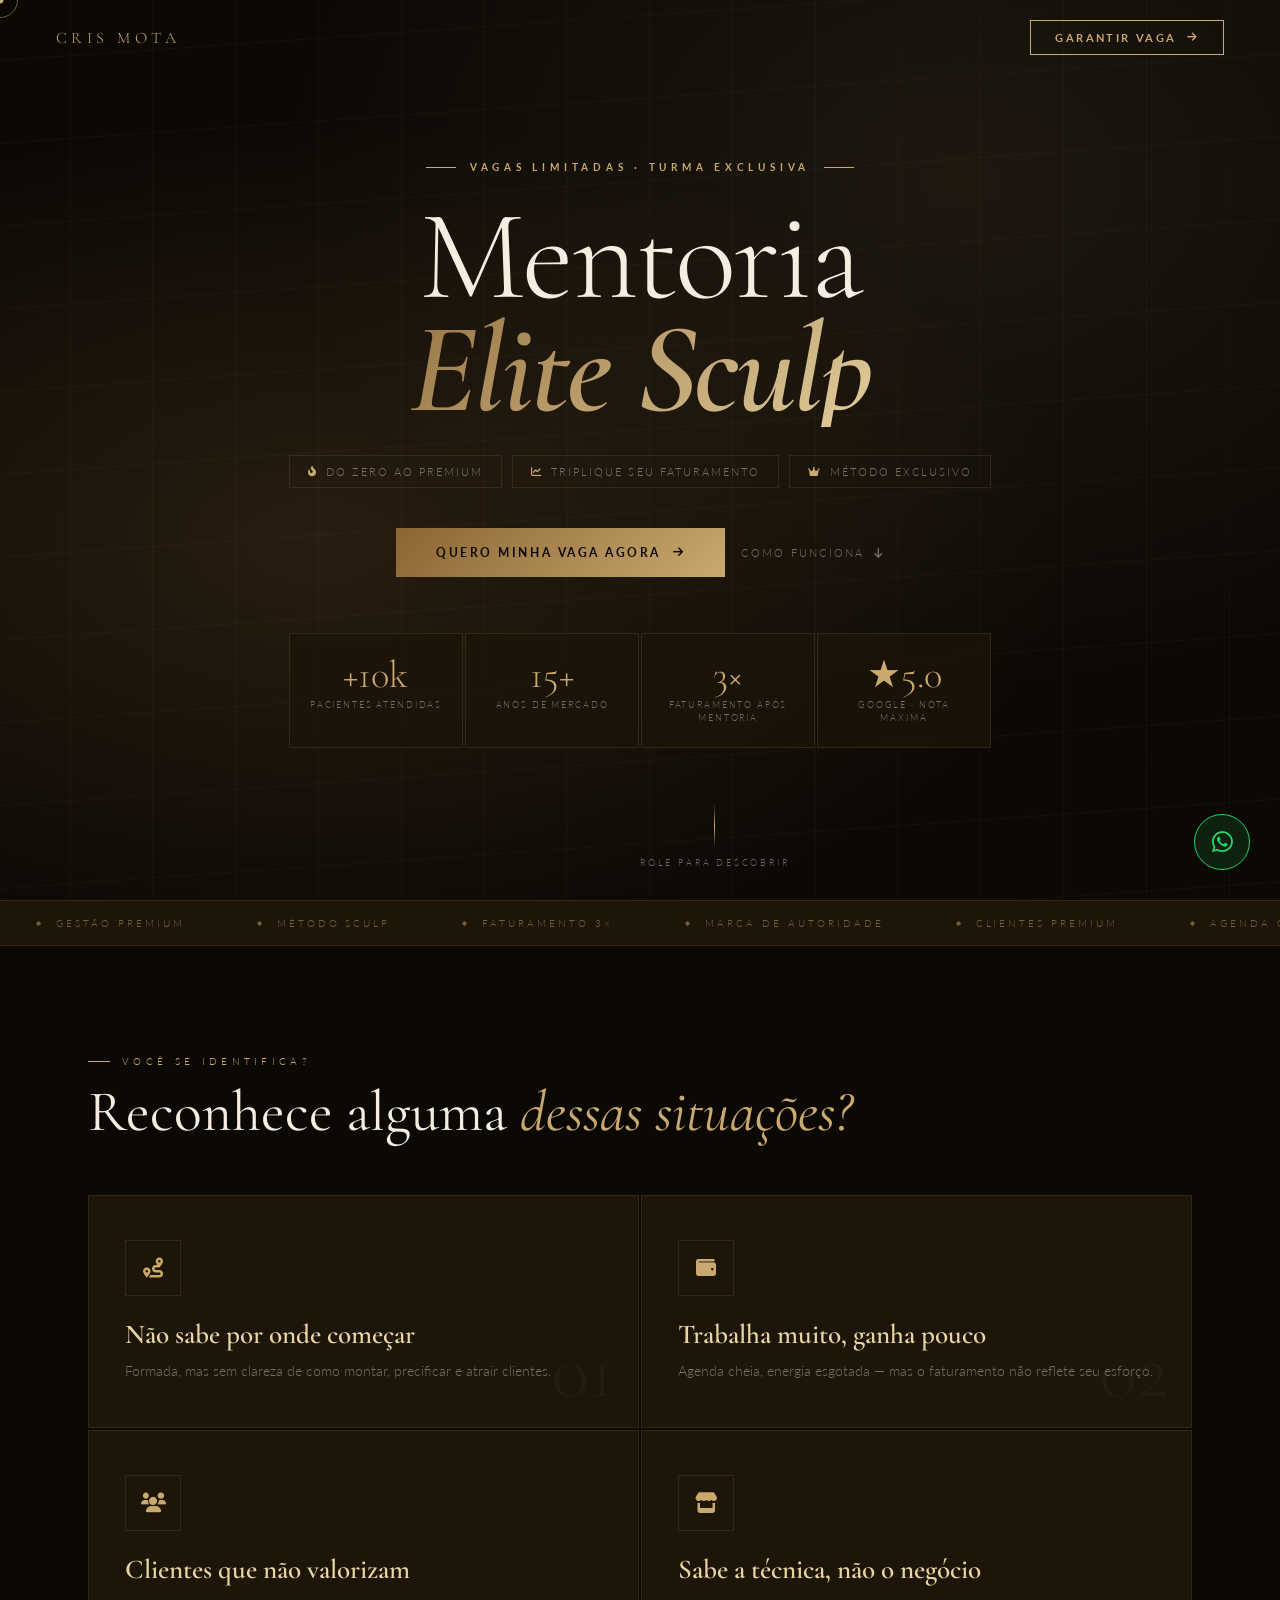
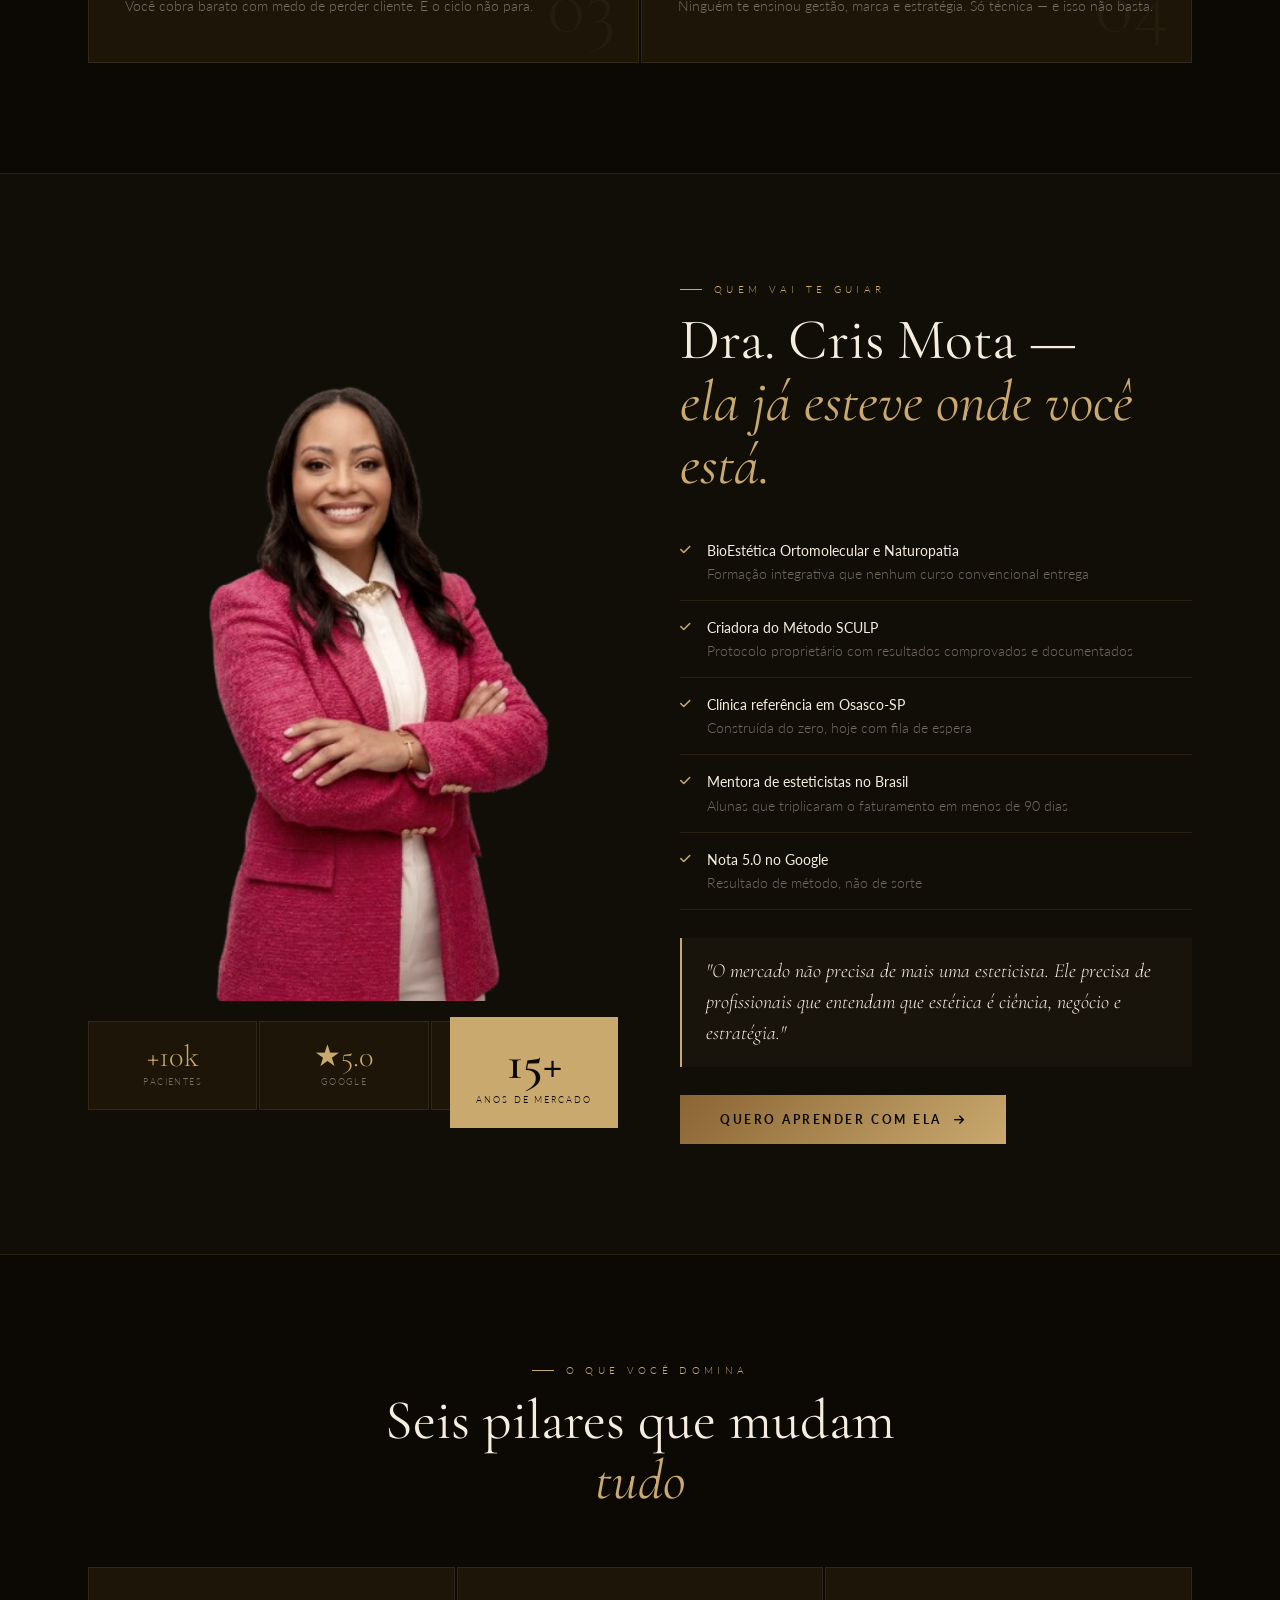
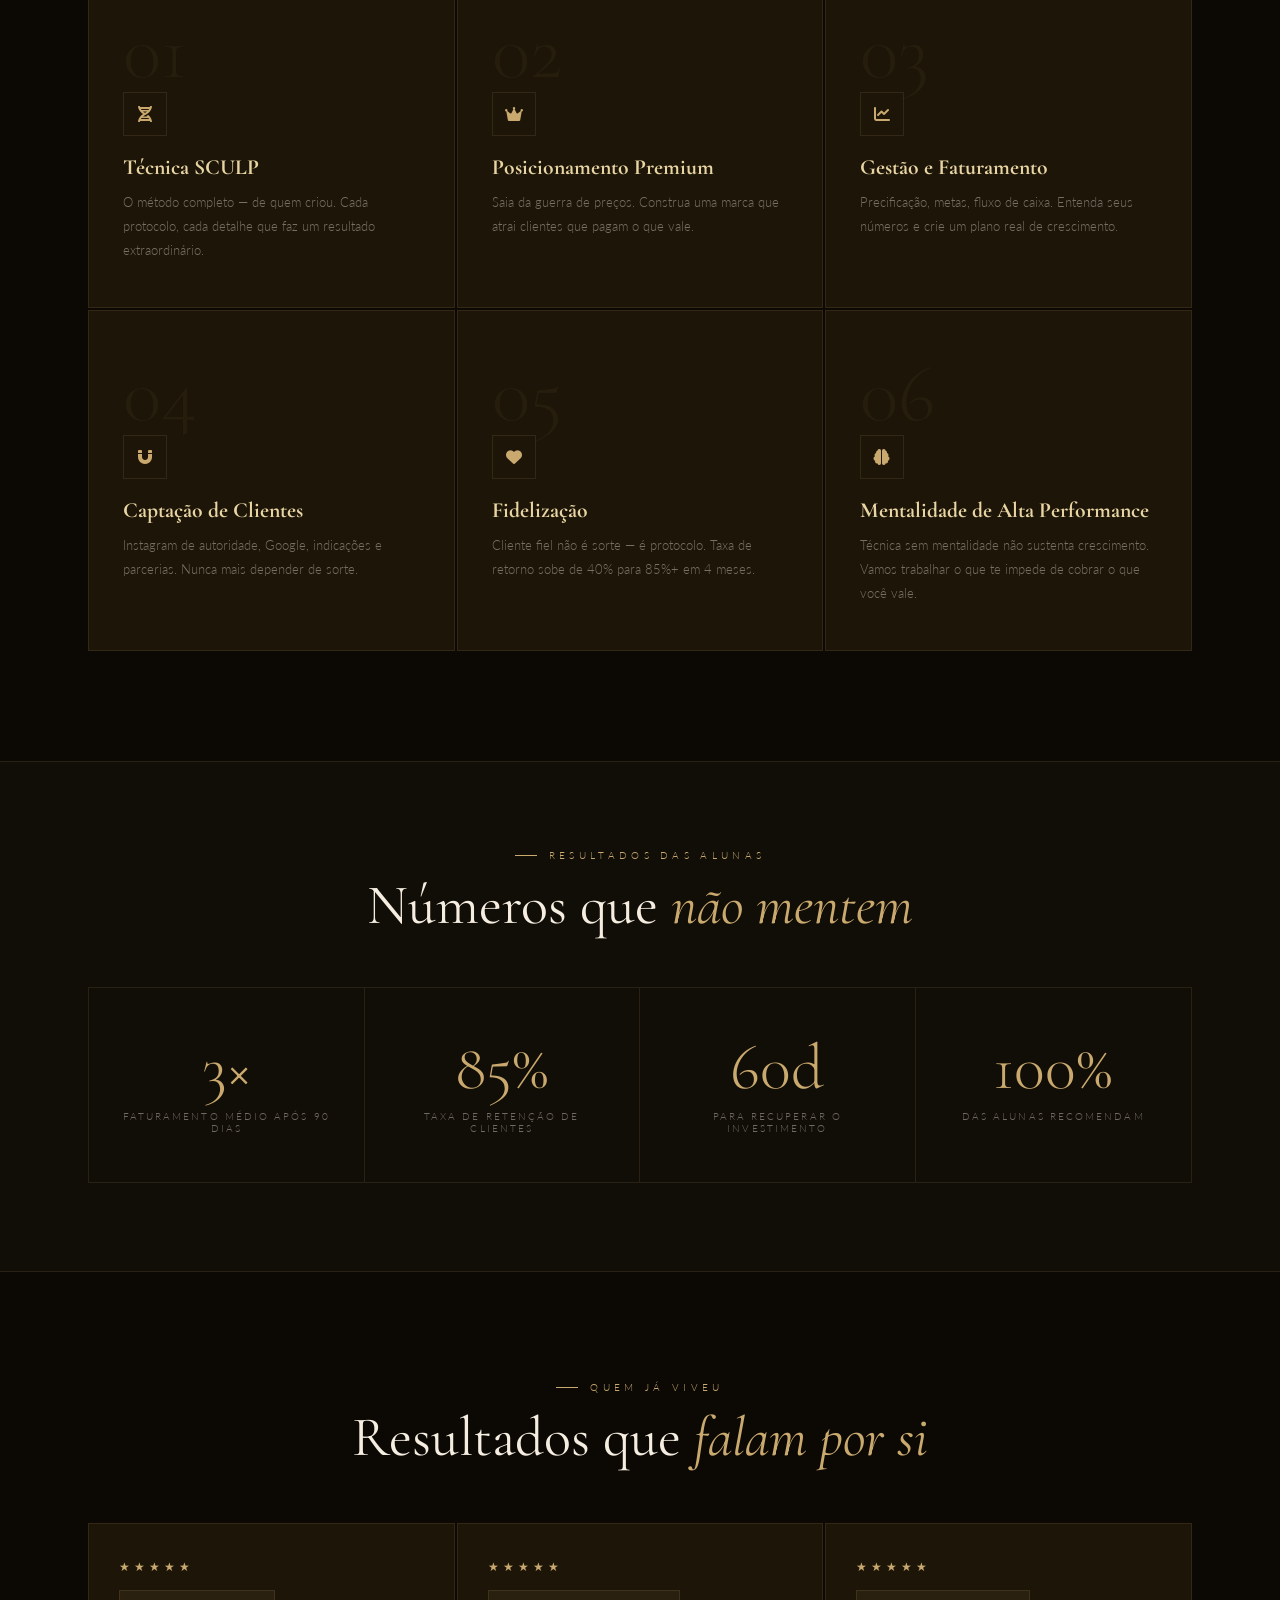
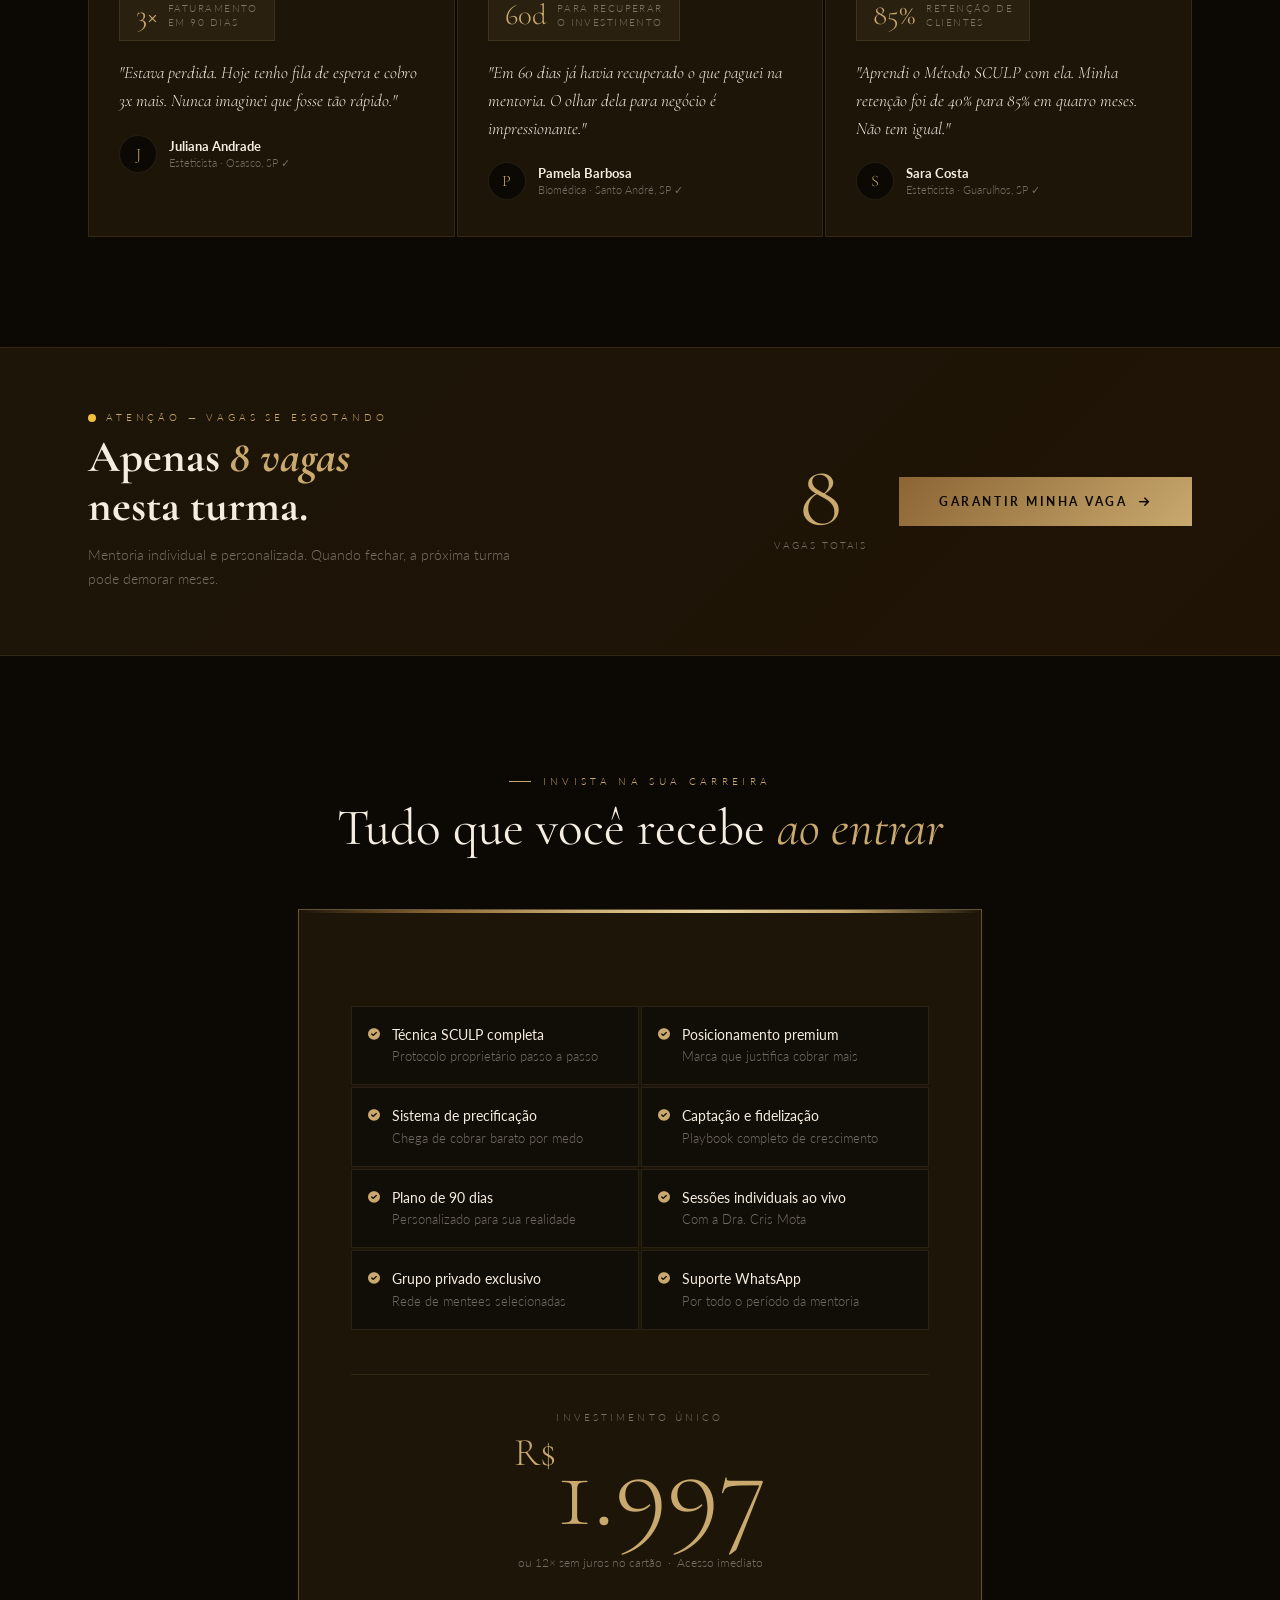
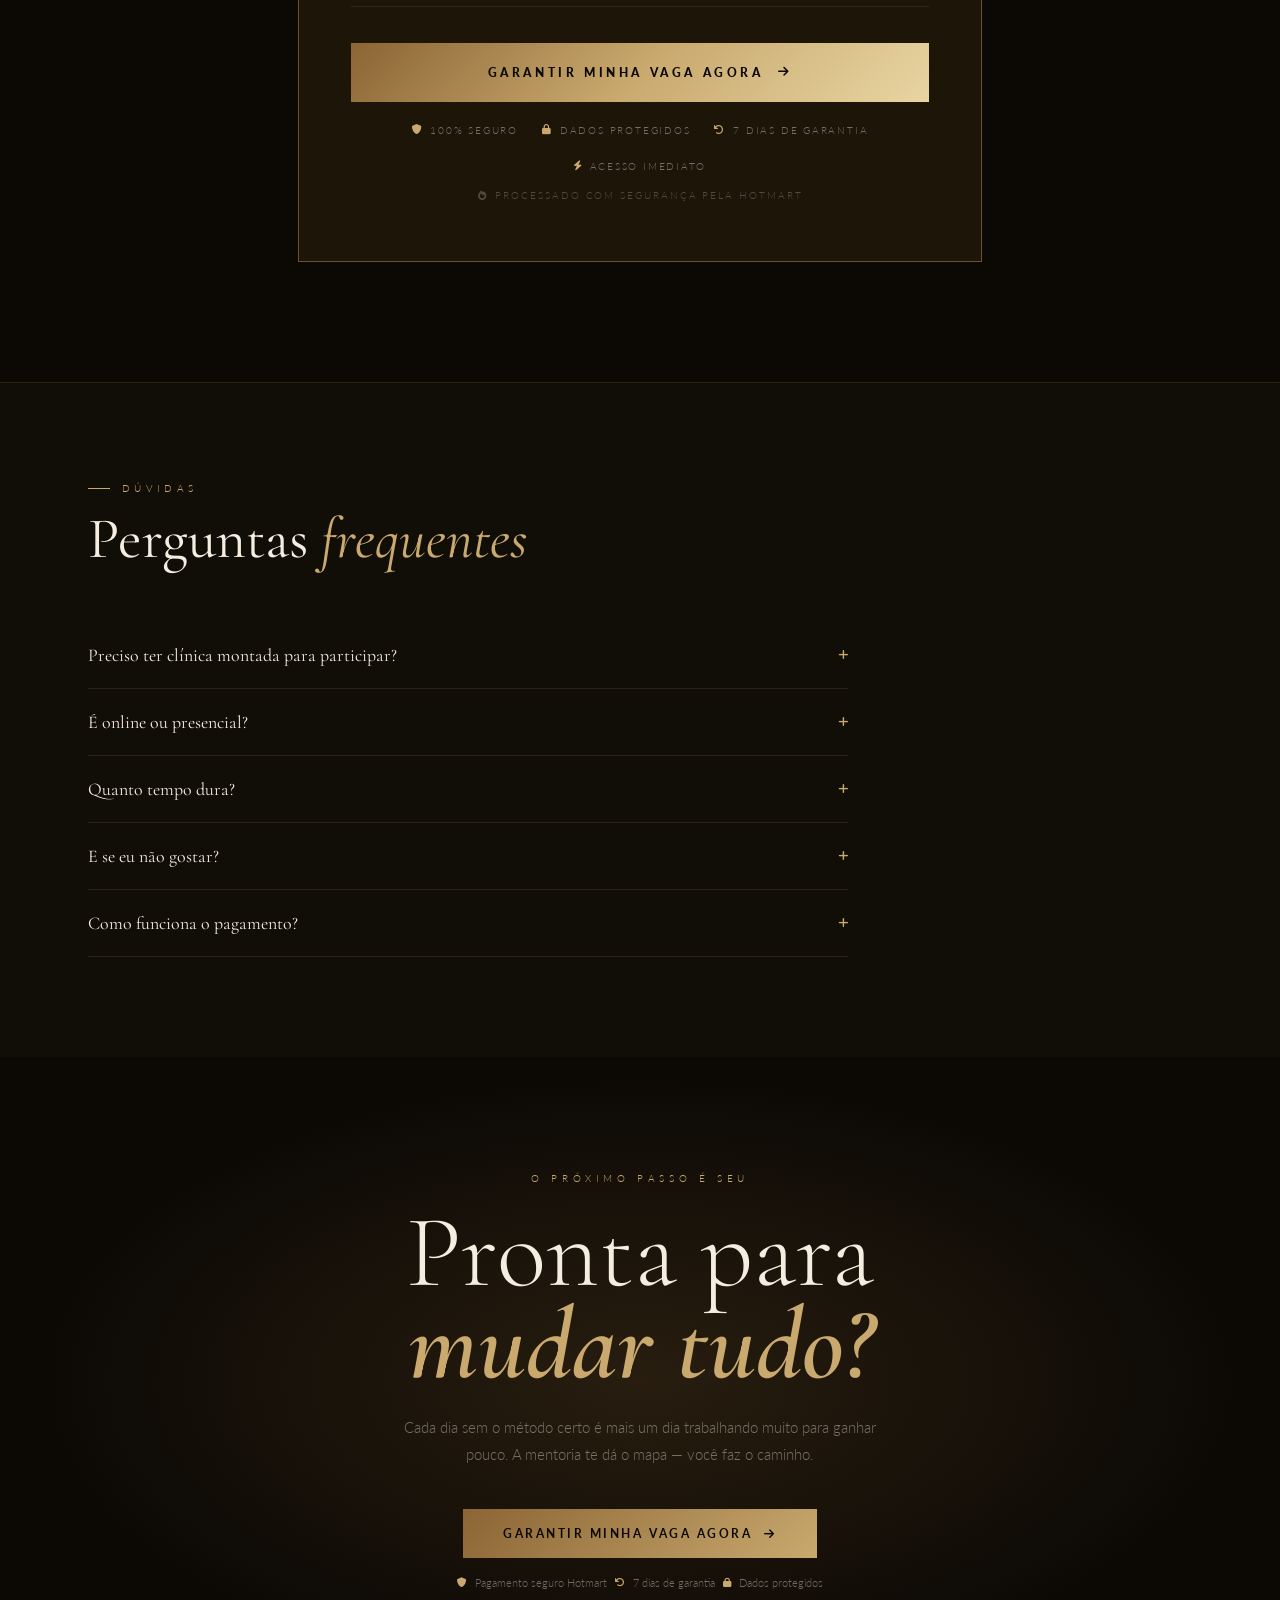
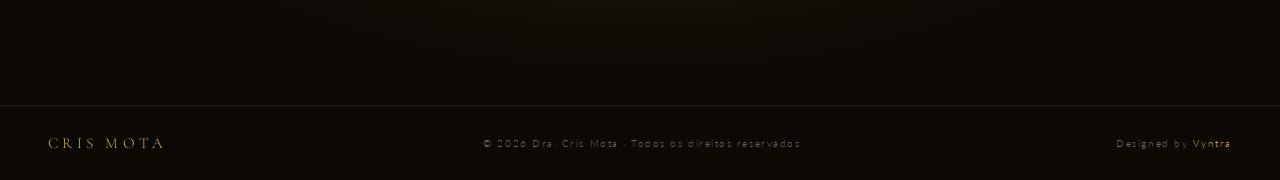
<file: mentoria-elite.html>
<!DOCTYPE html>
<html lang="pt-br">
<head>
<meta charset="UTF-8">
<meta name="viewport" content="width=device-width, initial-scale=1.0">
<title>Mentoria Elite Sculp | Dra. Cris Mota</title>
<link rel="preconnect" href="https://fonts.googleapis.com">
<link href="https://fonts.googleapis.com/css2?family=Cormorant+Garamond:ital,wght@0,300;0,400;0,600;0,700;1,400;1,600&family=Lato:wght@300;400;700;900&display=swap" rel="stylesheet">
<link rel="stylesheet" href="https://cdnjs.cloudflare.com/ajax/libs/font-awesome/6.0.0/css/all.min.css">
<style>
:root{
  --gold:#c9a96e;--gold-l:#e8d5a3;--gold-d:#8b6534;
  --bg:#0c0905;--bg2:#110d07;--sur:#1c1508;
  --text:#f5ede0;--muted:rgba(245,237,224,.42);
  --bdr:rgba(201,169,110,.13);--bdrh:rgba(201,169,110,.42);
}
*,*::before,*::after{margin:0;padding:0;box-sizing:border-box}
html{scroll-behavior:smooth;overflow-x:hidden}
body{background:var(--bg);color:var(--text);font-family:'Lato',sans-serif;font-weight:300;overflow-x:hidden;cursor:none}

/* CURSOR */
.cd{position:fixed;width:7px;height:7px;background:var(--gold);border-radius:50%;pointer-events:none;z-index:99999;transform:translate(-50%,-50%)}
.cr{position:fixed;width:36px;height:36px;border:1px solid rgba(201,169,110,.5);border-radius:50%;pointer-events:none;z-index:99998;transform:translate(-50%,-50%);transition:width .4s cubic-bezier(.22,1,.36,1),height .4s,border-color .3s}
body:has(a:hover) .cr,body:has(button:hover) .cr{width:60px;height:60px;border-color:var(--gold)}
@media(pointer:coarse){.cd,.cr{display:none}*{cursor:auto!important}}

#prog{position:fixed;top:0;left:0;height:2px;background:linear-gradient(90deg,var(--gold-d),var(--gold),var(--gold-l));z-index:9999;width:0;transition:width .08s}

/* NAV */
nav{position:fixed;top:0;left:0;width:100%;z-index:1000;padding:20px 56px;display:flex;align-items:center;justify-content:space-between;transition:all .4s}
nav.sc{background:rgba(12,9,5,.94);backdrop-filter:blur(22px);padding:14px 56px;border-bottom:1px solid var(--bdr)}
.nav-logo{font-family:'Cormorant Garamond',serif;font-size:1rem;letter-spacing:.28em;text-transform:uppercase;color:var(--gold);text-decoration:none}
.nav-btn{display:inline-flex;align-items:center;gap:10px;padding:10px 24px;border:1px solid var(--gold);color:var(--gold);text-decoration:none;font-size:.68rem;font-weight:700;letter-spacing:.22em;text-transform:uppercase;transition:all .3s}
.nav-btn:hover{background:var(--gold);color:var(--bg)}
@media(max-width:600px){nav{padding:16px 20px}nav.sc{padding:12px 20px}}

/* HERO */
.hero{min-height:100svh;display:flex;align-items:center;justify-content:center;position:relative;overflow:hidden;
  background:radial-gradient(ellipse at 25% 60%,rgba(139,101,52,.22) 0%,transparent 55%),
             radial-gradient(ellipse at 75% 20%,rgba(201,169,110,.09) 0%,transparent 50%),var(--bg)}
.hero::before{content:'';position:absolute;inset:0;
  background-image:linear-gradient(rgba(201,169,110,.04) 1px,transparent 1px),linear-gradient(90deg,rgba(201,169,110,.04) 1px,transparent 1px);
  background-size:72px 72px;transform:skewY(-4deg) scale(1.15)}
.ptc{position:absolute;inset:0;pointer-events:none;overflow:hidden}
.pt{position:absolute;border-radius:50%;background:var(--gold);animation:fup linear infinite;opacity:0}
@keyframes fup{0%{transform:translateY(110vh);opacity:0}15%{opacity:.2}85%{opacity:.08}100%{transform:translateY(-10vh);opacity:0}}

.hero-in{position:relative;z-index:2;text-align:center;max-width:1000px;padding:0 24px}
.hero-eyebrow{display:inline-flex;align-items:center;gap:14px;margin-bottom:28px;animation:fu .9s .2s both}
.el{width:30px;height:1px;background:var(--gold)}
.et{font-size:.62rem;letter-spacing:.48em;text-transform:uppercase;color:var(--gold);font-weight:700}
.hero-h{font-family:'Cormorant Garamond',serif;font-size:clamp(3.4rem,10vw,8rem);font-weight:300;line-height:.88;letter-spacing:-.02em;animation:fu .9s .35s both}
.hero-h em{display:block;font-style:italic;font-weight:600;
  background:linear-gradient(135deg,var(--gold-d) 0%,var(--gold-l) 50%,var(--gold) 100%);
  -webkit-background-clip:text;-webkit-text-fill-color:transparent;background-size:200%;animation:gshine 4s linear infinite}
@keyframes gshine{to{background-position:200% center}}

.hero-tag{display:flex;align-items:center;justify-content:center;gap:10px;flex-wrap:wrap;margin:28px 0 40px;animation:fu .9s .5s both}
.htag{display:inline-flex;align-items:center;gap:8px;padding:9px 18px;border:1px solid var(--bdr);font-size:.7rem;letter-spacing:.18em;text-transform:uppercase;color:var(--muted)}
.htag i{color:var(--gold);font-size:.65rem}

.hero-btns{display:flex;gap:16px;justify-content:center;flex-wrap:wrap;animation:fu .9s .65s both}
.btn-p{display:inline-flex;align-items:center;gap:12px;padding:18px 40px;background:linear-gradient(135deg,var(--gold-d),var(--gold));color:var(--bg);font-size:.72rem;font-weight:700;letter-spacing:.22em;text-transform:uppercase;text-decoration:none;position:relative;overflow:hidden;transition:all .35s}
.btn-p::after{content:'';position:absolute;inset:0;background:linear-gradient(135deg,var(--gold),var(--gold-l));opacity:0;transition:opacity .3s}
.btn-p:hover::after{opacity:1}.btn-p:hover{transform:translateY(-3px);box-shadow:0 20px 50px rgba(201,169,110,.35)}
.btn-p span,.btn-p i{position:relative;z-index:1}
.btn-g{display:inline-flex;align-items:center;gap:9px;font-size:.7rem;letter-spacing:.2em;text-transform:uppercase;color:var(--muted);text-decoration:none;transition:color .3s;padding:18px 0}
.btn-g:hover{color:var(--gold)}

.hero-nums{display:flex;justify-content:center;gap:2px;margin-top:56px;animation:fu .9s .8s both;flex-wrap:wrap}
.hn{flex:1;min-width:130px;max-width:200px;background:rgba(28,21,8,.8);border:1px solid var(--bdr);padding:22px 16px;text-align:center;backdrop-filter:blur(10px)}
.hn-n{font-family:'Cormorant Garamond',serif;font-size:2.4rem;color:var(--gold);line-height:1}
.hn-l{font-size:.58rem;letter-spacing:.2em;text-transform:uppercase;color:var(--muted);margin-top:5px;line-height:1.4}

.scroll-hint{position:absolute;bottom:32px;left:50%;transform:translateX(-50%);display:flex;flex-direction:column;align-items:center;gap:9px;animation:fu 1s 1.1s both}
.sh-bar{width:1px;height:44px;background:linear-gradient(to bottom,transparent,var(--gold),transparent);animation:shp 2s ease-in-out infinite}
@keyframes shp{0%,100%{opacity:.3;transform:scaleY(.7)}50%{opacity:1;transform:scaleY(1)}}
.sh-t{font-size:.55rem;letter-spacing:.32em;text-transform:uppercase;color:var(--muted)}
@keyframes fu{from{opacity:0;transform:translateY(28px)}to{opacity:1;transform:none}}

/* MARQUEE */
.mq{background:var(--sur);border-top:1px solid var(--bdr);border-bottom:1px solid var(--bdr);padding:16px 0;overflow:hidden}
.mq-track{display:flex;width:max-content;animation:mq 26s linear infinite}
.mq-item{display:flex;align-items:center;gap:12px;padding:0 36px;white-space:nowrap;font-size:.62rem;letter-spacing:.3em;text-transform:uppercase;color:var(--gold);opacity:.5}
.mq-item i{font-size:5px}
@keyframes mq{to{transform:translateX(-50%)}}

/* LAYOUT */
.sec{padding:110px 0}
.wrap{max-width:1200px;margin:0 auto;padding:0 48px}
.over{font-size:.6rem;letter-spacing:.45em;text-transform:uppercase;color:var(--gold);margin-bottom:14px;display:flex;align-items:center;gap:12px}
.over::before{content:'';width:22px;height:1px;background:var(--gold)}
.sh{font-family:'Cormorant Garamond',serif;font-size:clamp(2rem,4.5vw,3.8rem);font-weight:400;line-height:1.08}
.sh em{font-style:italic;color:var(--gold)}

/* DOR */
.pain-grid{display:grid;grid-template-columns:repeat(2,1fr);gap:2px;margin-top:52px}
.pc{background:var(--sur);border:1px solid var(--bdr);padding:44px 36px;position:relative;overflow:hidden;transition:all .5s cubic-bezier(.25,.46,.45,.94)}
.pc::before{content:'';position:absolute;top:0;left:0;right:0;height:2px;background:linear-gradient(90deg,transparent,var(--gold),transparent);opacity:0;transition:opacity .4s}
.pc:hover{border-color:var(--bdrh);transform:translateY(-6px)}.pc:hover::before{opacity:1}
.pc-ico{width:56px;height:56px;border:1px solid var(--bdr);display:flex;align-items:center;justify-content:center;margin-bottom:24px;transition:all .4s}
.pc:hover .pc-ico{border-color:var(--gold);background:rgba(201,169,110,.07)}
.pc-ico i{color:var(--gold);font-size:20px}
.pc-big{font-family:'Cormorant Garamond',serif;font-size:1.7rem;font-weight:600;color:var(--gold-l);margin-bottom:10px;line-height:1.1}
.pc-sub{font-size:.85rem;color:var(--muted);line-height:1.7}
.pc-num{position:absolute;bottom:16px;right:22px;font-family:'Cormorant Garamond',serif;font-size:5rem;color:rgba(201,169,110,.05);line-height:1}

/* QUEM É */
.about-sec{background:var(--bg2);border-top:1px solid var(--bdr);border-bottom:1px solid var(--bdr)}
.about-grid{display:grid;grid-template-columns:1fr 1fr;gap:80px;align-items:center}
.about-img{width:100%;aspect-ratio:3/4;object-fit:cover;object-position:top center;filter:saturate(.78) contrast(1.06);display:block}
.about-badge{position:absolute;bottom:-18px;right:-18px;background:var(--gold);color:var(--bg);padding:22px 26px;text-align:center}
.ab-n{font-family:'Cormorant Garamond',serif;font-size:3rem;font-weight:600;line-height:1;display:block}
.ab-l{font-size:.58rem;letter-spacing:.22em;text-transform:uppercase;margin-top:5px}
.about-stats{display:grid;grid-template-columns:repeat(3,1fr);gap:2px;margin-top:20px}
.ast{background:var(--sur);border:1px solid var(--bdr);padding:20px;text-align:center}
.ast-n{font-family:'Cormorant Garamond',serif;font-size:1.9rem;color:var(--gold);line-height:1}
.ast-l{font-size:.58rem;letter-spacing:.15em;text-transform:uppercase;color:var(--muted);margin-top:4px;line-height:1.4}
.auth-list{list-style:none;margin:28px 0 0}
.auth-list li{display:flex;align-items:flex-start;gap:16px;padding:16px 0;border-bottom:1px solid var(--bdr);font-size:.88rem;color:var(--muted);line-height:1.5}
.auth-list li i{color:var(--gold);font-size:.75rem;margin-top:4px;flex-shrink:0}
.auth-list li strong{color:var(--text);font-weight:400;display:block;margin-bottom:2px}

/* PILLARS */
.pillars-grid{display:grid;grid-template-columns:repeat(3,1fr);gap:2px;margin-top:56px}
.pl{background:var(--sur);border:1px solid var(--bdr);padding:44px 34px;position:relative;overflow:hidden;transition:all .5s cubic-bezier(.25,.46,.45,.94)}
.pl::after{content:'';position:absolute;inset:0;background:radial-gradient(ellipse at bottom right,rgba(201,169,110,.08),transparent 55%);opacity:0;transition:opacity .5s}
.pl:hover{transform:translateY(-10px);border-color:var(--bdrh);box-shadow:0 40px 80px rgba(0,0,0,.5)}.pl:hover::after{opacity:1}
.pl-n{font-family:'Cormorant Garamond',serif;font-size:5rem;color:rgba(201,169,110,.06);line-height:1;margin-bottom:16px;transition:color .5s}
.pl:hover .pl-n{color:rgba(201,169,110,.16)}
.pl-ico{width:44px;height:44px;border:1px solid var(--bdr);display:flex;align-items:center;justify-content:center;margin-bottom:18px;transition:all .4s}
.pl:hover .pl-ico{border-color:var(--gold);background:rgba(201,169,110,.07)}
.pl-ico i{color:var(--gold);font-size:16px}
.pl-title{font-family:'Cormorant Garamond',serif;font-size:1.35rem;color:var(--gold-l);margin-bottom:10px}
.pl-text{font-size:.82rem;color:var(--muted);line-height:1.85}

/* RESULTS BIG */
.results-sec{background:var(--bg2);border-top:1px solid var(--bdr);border-bottom:1px solid var(--bdr);padding:88px 0}
.results-grid{display:grid;grid-template-columns:repeat(4,1fr);border:1px solid var(--bdr);margin-top:52px}
.rg{padding:48px 32px;text-align:center;border-right:1px solid var(--bdr);position:relative;overflow:hidden;transition:background .4s}
.rg:last-child{border-right:none}
.rg:hover{background:var(--sur)}
.rg-n{font-family:'Cormorant Garamond',serif;font-size:clamp(2.8rem,5vw,4.5rem);color:var(--gold);line-height:1;margin-bottom:10px}
.rg-l{font-size:.65rem;letter-spacing:.2em;text-transform:uppercase;color:var(--muted)}

/* DEPOIMENTOS */
.test-grid{display:grid;grid-template-columns:repeat(3,1fr);gap:2px;margin-top:56px}
.tc{background:var(--sur);border:1px solid var(--bdr);padding:36px 30px;transition:all .4s}
.tc:hover{border-color:var(--bdrh);transform:translateY(-5px)}
.tc-stars{color:var(--gold);font-size:.72rem;letter-spacing:4px;margin-bottom:16px}
.tc-result{display:inline-flex;align-items:center;gap:10px;background:rgba(201,169,110,.08);border:1px solid var(--bdr);padding:10px 16px;margin-bottom:18px}
.tc-result-n{font-family:'Cormorant Garamond',serif;font-size:1.8rem;color:var(--gold);line-height:1}
.tc-result-l{font-size:.6rem;letter-spacing:.15em;text-transform:uppercase;color:var(--muted);line-height:1.4}
.tc-text{font-family:'Cormorant Garamond',serif;font-size:1.08rem;font-style:italic;line-height:1.6;color:var(--text);margin-bottom:20px}
.tc-auth{display:flex;align-items:center;gap:12px}
.tc-av{width:38px;height:38px;border-radius:50%;border:1px solid var(--bdr);background:var(--bg);display:flex;align-items:center;justify-content:center;font-family:'Cormorant Garamond',serif;font-size:1rem;color:var(--gold);flex-shrink:0}
.tc-name{font-size:.8rem;font-weight:700;color:var(--text)}
.tc-role{font-size:.68rem;color:var(--muted);margin-top:2px}

/* URGÊNCIA */
.urg{background:linear-gradient(135deg,var(--sur),#1f1305);border-top:1px solid var(--bdr);border-bottom:1px solid var(--bdr);padding:64px 0}
.urg-in{display:flex;align-items:center;justify-content:space-between;gap:40px;flex-wrap:wrap}
.urg-tag{font-size:.6rem;letter-spacing:.4em;text-transform:uppercase;color:var(--gold);margin-bottom:10px;display:flex;align-items:center;gap:10px}
.urg-pulse{width:8px;height:8px;border-radius:50%;background:#f0c040;animation:up 1.5s ease-in-out infinite}
@keyframes up{0%,100%{box-shadow:0 0 0 0 rgba(240,192,64,.4)}50%{box-shadow:0 0 0 10px rgba(240,192,64,0)}}
.urg-h{font-family:'Cormorant Garamond',serif;font-size:clamp(1.8rem,3.5vw,3rem);line-height:1.1}
.urg-h em{font-style:italic;color:var(--gold)}
.urg-n{font-family:'Cormorant Garamond',serif;font-size:5.5rem;color:var(--gold);line-height:1}
.urg-l{font-size:.6rem;letter-spacing:.2em;text-transform:uppercase;color:var(--muted)}

/* PRICING */
.price-sec{padding:120px 0}
.price-wrap{max-width:740px;margin:0 auto;padding:0 28px}
.price-card{background:var(--sur);border:1px solid var(--bdrh);padding:60px 52px;position:relative;overflow:hidden;margin-top:52px}
.price-card::before{content:'';position:absolute;top:0;left:0;right:0;height:3px;background:linear-gradient(90deg,transparent,var(--gold-d),var(--gold),var(--gold-l),var(--gold),transparent)}
.inc-grid{display:grid;grid-template-columns:1fr 1fr;gap:2px;margin:36px 0 44px}
.inc-item{background:var(--bg2);border:1px solid var(--bdr);padding:18px 16px;display:flex;align-items:flex-start;gap:12px;transition:border-color .3s}
.inc-item:hover{border-color:var(--bdrh)}
.inc-item i{color:var(--gold);font-size:.72rem;margin-top:3px;flex-shrink:0}
.inc-item span{font-size:.8rem;color:var(--muted);line-height:1.5}
.inc-item span strong{color:var(--text);font-weight:400;display:block;margin-bottom:2px;font-size:.85rem}
.price-val{text-align:center;padding:36px 0;border-top:1px solid var(--bdr);border-bottom:1px solid var(--bdr);margin-bottom:36px}
.pv-from{font-size:.65rem;letter-spacing:.3em;text-transform:uppercase;color:var(--muted);margin-bottom:10px}
.pv-n{font-family:'Cormorant Garamond',serif;font-size:clamp(4rem,9vw,7rem);color:var(--gold);line-height:1}
.pv-n sup{font-size:.35em;vertical-align:top;margin-top:18px}
.pv-note{font-size:.75rem;color:var(--muted);margin-top:10px}
.btn-checkout{display:flex;align-items:center;justify-content:center;gap:14px;width:100%;padding:22px;
  background:linear-gradient(135deg,var(--gold-d),var(--gold),var(--gold-l));
  color:var(--bg);font-size:.75rem;font-weight:900;letter-spacing:.3em;text-transform:uppercase;
  text-decoration:none;position:relative;overflow:hidden;transition:all .35s;border:none;cursor:pointer}
.btn-checkout::after{content:'';position:absolute;inset:0;background:linear-gradient(135deg,var(--gold),var(--gold-l),#fff8e8);opacity:0;transition:opacity .3s}
.btn-checkout:hover::after{opacity:1}.btn-checkout:hover{transform:translateY(-3px);box-shadow:0 24px 60px rgba(201,169,110,.4)}
.btn-checkout span,.btn-checkout i{position:relative;z-index:1}
.trust-row{display:flex;align-items:center;justify-content:center;gap:24px;margin-top:22px;flex-wrap:wrap}
.tr-item{display:flex;align-items:center;gap:7px;font-size:.62rem;letter-spacing:.18em;text-transform:uppercase;color:var(--muted)}
.tr-item i{color:var(--gold)}
.hm-badge{display:flex;align-items:center;justify-content:center;gap:8px;margin-top:18px;font-size:.6rem;letter-spacing:.2em;text-transform:uppercase;color:rgba(245,237,224,.25)}

/* FAQ */
.faq-sec{background:var(--bg2);border-top:1px solid var(--bdr);padding:100px 0}
.faq-list{margin-top:52px;max-width:760px}
.faq-item{border-bottom:1px solid var(--bdr)}
.faq-q{width:100%;background:none;border:none;color:var(--text);padding:22px 0;display:flex;justify-content:space-between;align-items:center;text-align:left;cursor:pointer;font-family:'Cormorant Garamond',serif;font-size:1.12rem;gap:18px;transition:color .3s}
.faq-q:hover{color:var(--gold)}.faq-q i{color:var(--gold);font-size:.72rem;flex-shrink:0;transition:transform .3s}
.faq-item.open .faq-q i{transform:rotate(45deg)}
.faq-a{max-height:0;overflow:hidden;transition:max-height .5s cubic-bezier(.22,1,.36,1),padding .4s}
.faq-item.open .faq-a{max-height:280px;padding-bottom:20px}
.faq-a p{font-size:.86rem;line-height:1.88;color:var(--muted)}

/* FINAL CTA */
.fin{min-height:72vh;display:flex;align-items:center;justify-content:center;position:relative;overflow:hidden;text-align:center;padding:80px 24px}
.fin-bg{position:absolute;inset:0;background:radial-gradient(ellipse at center,rgba(139,101,52,.22) 0%,var(--bg) 66%)}
.fin-in{position:relative;z-index:2;max-width:720px}
.fin-ey{font-size:.6rem;letter-spacing:.48em;text-transform:uppercase;color:var(--gold);margin-bottom:22px;display:block}
.fin-h{font-family:'Cormorant Garamond',serif;font-size:clamp(3rem,8vw,6.5rem);font-weight:300;line-height:.9;margin-bottom:8px}
.fin-h em{display:block;font-style:italic;font-weight:600;color:var(--gold)}
.fin-sub{font-size:.95rem;color:var(--muted);max-width:500px;margin:24px auto 42px;line-height:1.75}
.fin-note{font-size:.68rem;color:var(--muted);margin-top:18px;display:flex;align-items:center;justify-content:center;gap:8px;flex-wrap:wrap}
.fin-note i{color:var(--gold);font-size:.6rem}

footer{border-top:1px solid var(--bdr);padding:28px 48px;display:flex;align-items:center;justify-content:space-between;flex-wrap:wrap;gap:14px;font-size:.64rem;letter-spacing:.15em;color:var(--muted)}
.f-logo{font-family:'Cormorant Garamond',serif;font-size:.95rem;letter-spacing:.28em;text-transform:uppercase;color:var(--gold)}
.wa{position:fixed;bottom:30px;right:30px;z-index:900;width:56px;height:56px;border-radius:50%;background:rgba(37,211,102,.12);border:1px solid #25d366;display:flex;align-items:center;justify-content:center;color:#25d366;font-size:24px;text-decoration:none;backdrop-filter:blur(12px);transition:all .3s}
.wa:hover{background:#25d366;color:#fff;transform:scale(1.1)}

/* REVEAL */
.rv{opacity:0;transform:translateY(38px);transition:opacity .9s cubic-bezier(.25,.46,.45,.94),transform .9s cubic-bezier(.25,.46,.45,.94)}
.rv.on{opacity:1;transform:none}
.rl{opacity:0;transform:translateX(-48px);transition:opacity .9s ease,transform .9s ease}
.rl.on{opacity:1;transform:none}
.rr{opacity:0;transform:translateX(48px);transition:opacity .9s ease,transform .9s ease}
.rr.on{opacity:1;transform:none}
.d1{transition-delay:.1s}.d2{transition-delay:.2s}.d3{transition-delay:.25s}.d4{transition-delay:.3s}.d5{transition-delay:.38s}.d6{transition-delay:.46s}

/* RESPONSIVE */
@media(max-width:1024px){
  .about-grid,.pain-grid{grid-template-columns:1fr}
  .pillars-grid{grid-template-columns:1fr 1fr}
  .results-grid{grid-template-columns:1fr 1fr}
  .test-grid{grid-template-columns:1fr}
  .urg-in{flex-direction:column;text-align:center}
  .urg-tag{justify-content:center}
  .about-grid{gap:40px}
  footer{padding:22px 28px;flex-direction:column;text-align:center}
}
@media(max-width:768px){
  .sec{padding:72px 0}.wrap{padding:0 22px}
  .price-card{padding:36px 24px}.price-wrap{padding:0 20px}
  .inc-grid{grid-template-columns:1fr}
  .pillars-grid{grid-template-columns:1fr}
  .results-grid{grid-template-columns:1fr 1fr}
  .urg-in .btn-p{width:100%;justify-content:center}
  .hero-btns{flex-direction:column;align-items:center}
  .btn-p,.btn-g{width:100%;justify-content:center}
  footer{flex-direction:column;text-align:center;padding:20px}
  .wa{bottom:20px;right:16px;width:50px;height:50px;font-size:22px}
}
@media(max-width:480px){
  .results-grid{grid-template-columns:1fr}
  .pain-grid{grid-template-columns:1fr}
  .about-stats{grid-template-columns:1fr 1fr}
  .price-card{padding:28px 18px}
  .trust-row{gap:14px}
  .hn{flex:0 1 calc(50% - 1px);min-width:0}
}
</style>
</head>
<body>

<div class="cd" id="cd"></div>
<div class="cr" id="cr"></div>
<div id="prog"></div>

<nav id="nav">
  <a href="index.html" class="nav-logo">Cris Mota</a>
  <a href="#checkout" class="nav-btn">Garantir vaga <i class="fas fa-arrow-right"></i></a>
</nav>

<!-- HERO -->
<section class="hero">
  <div class="ptc" id="ptc"></div>
  <div class="hero-in">
    <div class="hero-eyebrow">
      <div class="el"></div>
      <span class="et">Vagas Limitadas · Turma Exclusiva</span>
      <div class="el"></div>
    </div>
    <h1 class="hero-h">
      Mentoria<br><em>Elite Sculp</em>
    </h1>
    <div class="hero-tag">
      <span class="htag"><i class="fas fa-fire-flame-curved"></i> Do zero ao premium</span>
      <span class="htag"><i class="fas fa-chart-line"></i> Triplique seu faturamento</span>
      <span class="htag"><i class="fas fa-crown"></i> Método exclusivo</span>
    </div>
    <div class="hero-btns">
      <a href="#checkout" class="btn-p"><span>Quero minha vaga agora</span><i class="fas fa-arrow-right"></i></a>
      <a href="#dor" class="btn-g">Como funciona <i class="fas fa-arrow-down"></i></a>
    </div>
    <div class="hero-nums">
      <div class="hn"><div class="hn-n">+10k</div><div class="hn-l">Pacientes atendidas</div></div>
      <div class="hn"><div class="hn-n">15+</div><div class="hn-l">Anos de mercado</div></div>
      <div class="hn"><div class="hn-n">3×</div><div class="hn-l">Faturamento após mentoria</div></div>
      <div class="hn"><div class="hn-n">★5.0</div><div class="hn-l">Google · Nota máxima</div></div>
    </div>
  </div>
  <div class="scroll-hint">
    <div class="sh-bar"></div>
    <span class="sh-t">Role para descobrir</span>
  </div>
</section>

<!-- MARQUEE -->
<div class="mq">
  <div class="mq-track">
    <span class="mq-item"><i class="fas fa-diamond"></i>Gestão Premium</span>
    <span class="mq-item"><i class="fas fa-diamond"></i>Método SCULP</span>
    <span class="mq-item"><i class="fas fa-diamond"></i>Faturamento 3×</span>
    <span class="mq-item"><i class="fas fa-diamond"></i>Marca de Autoridade</span>
    <span class="mq-item"><i class="fas fa-diamond"></i>Clientes Premium</span>
    <span class="mq-item"><i class="fas fa-diamond"></i>Agenda Cheia</span>
    <span class="mq-item"><i class="fas fa-diamond"></i>Alta Performance</span>
    <span class="mq-item"><i class="fas fa-diamond"></i>Gestão Premium</span>
    <span class="mq-item"><i class="fas fa-diamond"></i>Método SCULP</span>
    <span class="mq-item"><i class="fas fa-diamond"></i>Faturamento 3×</span>
    <span class="mq-item"><i class="fas fa-diamond"></i>Marca de Autoridade</span>
    <span class="mq-item"><i class="fas fa-diamond"></i>Clientes Premium</span>
    <span class="mq-item"><i class="fas fa-diamond"></i>Agenda Cheia</span>
    <span class="mq-item"><i class="fas fa-diamond"></i>Alta Performance</span>
  </div>
</div>

<!-- DOR -->
<section class="sec" id="dor">
  <div class="wrap">
    <div class="rv">
      <div class="over">Você se identifica?</div>
      <h2 class="sh">Reconhece alguma <em>dessas situações?</em></h2>
    </div>
    <div class="pain-grid">
      <div class="pc rv d1">
        <div class="pc-ico"><i class="fas fa-route"></i></div>
        <div class="pc-big">Não sabe por onde começar</div>
        <p class="pc-sub">Formada, mas sem clareza de como montar, precificar e atrair clientes.</p>
        <div class="pc-num">01</div>
      </div>
      <div class="pc rv d2">
        <div class="pc-ico"><i class="fas fa-wallet"></i></div>
        <div class="pc-big">Trabalha muito, ganha pouco</div>
        <p class="pc-sub">Agenda cheia, energia esgotada — mas o faturamento não reflete seu esforço.</p>
        <div class="pc-num">02</div>
      </div>
      <div class="pc rv d3">
        <div class="pc-ico"><i class="fas fa-users"></i></div>
        <div class="pc-big">Clientes que não valorizam</div>
        <p class="pc-sub">Você cobra barato com medo de perder cliente. E o ciclo não para.</p>
        <div class="pc-num">03</div>
      </div>
      <div class="pc rv d4">
        <div class="pc-ico"><i class="fas fa-store"></i></div>
        <div class="pc-big">Sabe a técnica, não o negócio</div>
        <p class="pc-sub">Ninguém te ensinou gestão, marca e estratégia. Só técnica — e isso não basta.</p>
        <div class="pc-num">04</div>
      </div>
    </div>
  </div>
</section>

<!-- QUEM É A DRA. CRIS -->
<section class="sec about-sec">
  <div class="wrap">
    <div class="about-grid">
      <div class="rl" style="position:relative">
        <img src="img/crisfundorosa.png" alt="Dra. Cris Mota" class="about-img" onerror="this.style.cssText='width:100%;aspect-ratio:3/4;background:linear-gradient(135deg,#1e1609,#2c1f0a);display:block'">
        <div class="about-badge"><span class="ab-n">15+</span><span class="ab-l">Anos de mercado</span></div>
        <div class="about-stats">
          <div class="ast"><div class="ast-n">+10k</div><div class="ast-l">Pacientes</div></div>
          <div class="ast"><div class="ast-n">★5.0</div><div class="ast-l">Google</div></div>
          <div class="ast"><div class="ast-n">100%</div><div class="ast-l">Método próprio</div></div>
        </div>
      </div>
      <div class="rr">
        <div class="over">Quem vai te guiar</div>
        <h2 class="sh">Dra. Cris Mota —<br><em>ela já esteve onde você está.</em></h2>
        <ul class="auth-list">
          <li><i class="fas fa-check"></i><div><strong>BioEstética Ortomolecular e Naturopatia</strong>Formação integrativa que nenhum curso convencional entrega</div></li>
          <li><i class="fas fa-check"></i><div><strong>Criadora do Método SCULP</strong>Protocolo proprietário com resultados comprovados e documentados</div></li>
          <li><i class="fas fa-check"></i><div><strong>Clínica referência em Osasco-SP</strong>Construída do zero, hoje com fila de espera</div></li>
          <li><i class="fas fa-check"></i><div><strong>Mentora de esteticistas no Brasil</strong>Alunas que triplicaram o faturamento em menos de 90 dias</div></li>
          <li><i class="fas fa-check"></i><div><strong>Nota 5.0 no Google</strong>Resultado de método, não de sorte</div></li>
        </ul>
        <div style="margin-top:28px;border-left:2px solid var(--gold);padding:18px 24px;background:rgba(201,169,110,.04)">
          <p style="font-family:'Cormorant Garamond',serif;font-size:1.25rem;font-style:italic;line-height:1.55;color:var(--text)">"O mercado não precisa de mais uma esteticista. Ele precisa de profissionais que entendam que estética é ciência, negócio e estratégia."</p>
        </div>
        <div style="margin-top:28px">
          <a href="#checkout" class="btn-p" style="display:inline-flex"><span>Quero aprender com ela</span><i class="fas fa-arrow-right"></i></a>
        </div>
      </div>
    </div>
  </div>
</section>

<!-- 6 PILARES -->
<section class="sec" id="conteudo">
  <div class="wrap">
    <div class="rv" style="text-align:center;max-width:580px;margin:0 auto">
      <div class="over" style="justify-content:center">O que você domina</div>
      <h2 class="sh" style="font-size:clamp(2rem,5vw,3.5rem)">Seis pilares que mudam <em>tudo</em></h2>
    </div>
    <div class="pillars-grid">
      <div class="pl rv d1"><span class="pl-n">01</span><div class="pl-ico"><i class="fas fa-dna"></i></div><h3 class="pl-title">Técnica SCULP</h3><p class="pl-text">O método completo — de quem criou. Cada protocolo, cada detalhe que faz um resultado extraordinário.</p></div>
      <div class="pl rv d2"><span class="pl-n">02</span><div class="pl-ico"><i class="fas fa-crown"></i></div><h3 class="pl-title">Posicionamento Premium</h3><p class="pl-text">Saia da guerra de preços. Construa uma marca que atrai clientes que pagam o que vale.</p></div>
      <div class="pl rv d3"><span class="pl-n">03</span><div class="pl-ico"><i class="fas fa-chart-line"></i></div><h3 class="pl-title">Gestão e Faturamento</h3><p class="pl-text">Precificação, metas, fluxo de caixa. Entenda seus números e crie um plano real de crescimento.</p></div>
      <div class="pl rv d4"><span class="pl-n">04</span><div class="pl-ico"><i class="fas fa-magnet"></i></div><h3 class="pl-title">Captação de Clientes</h3><p class="pl-text">Instagram de autoridade, Google, indicações e parcerias. Nunca mais depender de sorte.</p></div>
      <div class="pl rv d5"><span class="pl-n">05</span><div class="pl-ico"><i class="fas fa-heart"></i></div><h3 class="pl-title">Fidelização</h3><p class="pl-text">Cliente fiel não é sorte — é protocolo. Taxa de retorno sobe de 40% para 85%+ em 4 meses.</p></div>
      <div class="pl rv d6"><span class="pl-n">06</span><div class="pl-ico"><i class="fas fa-brain"></i></div><h3 class="pl-title">Mentalidade de Alta Performance</h3><p class="pl-text">Técnica sem mentalidade não sustenta crescimento. Vamos trabalhar o que te impede de cobrar o que você vale.</p></div>
    </div>
  </div>
</section>

<!-- RESULTADOS BIG NUMBERS -->
<section class="results-sec">
  <div class="wrap">
    <div class="rv" style="text-align:center">
      <div class="over" style="justify-content:center">Resultados das alunas</div>
      <h2 class="sh" style="font-size:clamp(2rem,5vw,3.5rem)">Números que <em>não mentem</em></h2>
    </div>
    <div class="results-grid">
      <div class="rg rv d1"><div class="rg-n">3×</div><div class="rg-l">Faturamento médio após 90 dias</div></div>
      <div class="rg rv d2"><div class="rg-n">85%</div><div class="rg-l">Taxa de retenção de clientes</div></div>
      <div class="rg rv d3"><div class="rg-n">60d</div><div class="rg-l">Para recuperar o investimento</div></div>
      <div class="rg rv d4"><div class="rg-n">100%</div><div class="rg-l">Das alunas recomendam</div></div>
    </div>
  </div>
</section>

<!-- DEPOIMENTOS -->
<section class="sec">
  <div class="wrap">
    <div class="rv" style="text-align:center">
      <div class="over" style="justify-content:center">Quem já viveu</div>
      <h2 class="sh" style="font-size:clamp(2rem,5vw,3.5rem)">Resultados que <em>falam por si</em></h2>
    </div>
    <div class="test-grid">
      <div class="tc rv d1">
        <div class="tc-stars">★★★★★</div>
        <div class="tc-result"><div class="tc-result-n">3×</div><div class="tc-result-l">Faturamento<br>em 90 dias</div></div>
        <p class="tc-text">"Estava perdida. Hoje tenho fila de espera e cobro 3x mais. Nunca imaginei que fosse tão rápido."</p>
        <div class="tc-auth"><div class="tc-av">J</div><div><div class="tc-name">Juliana Andrade</div><div class="tc-role">Esteticista · Osasco, SP ✓</div></div></div>
      </div>
      <div class="tc rv d2">
        <div class="tc-stars">★★★★★</div>
        <div class="tc-result"><div class="tc-result-n">60d</div><div class="tc-result-l">Para recuperar<br>o investimento</div></div>
        <p class="tc-text">"Em 60 dias já havia recuperado o que paguei na mentoria. O olhar dela para negócio é impressionante."</p>
        <div class="tc-auth"><div class="tc-av">P</div><div><div class="tc-name">Pamela Barbosa</div><div class="tc-role">Biomédica · Santo André, SP ✓</div></div></div>
      </div>
      <div class="tc rv d3">
        <div class="tc-stars">★★★★★</div>
        <div class="tc-result"><div class="tc-result-n">85%</div><div class="tc-result-l">Retenção de<br>clientes</div></div>
        <p class="tc-text">"Aprendi o Método SCULP com ela. Minha retenção foi de 40% para 85% em quatro meses. Não tem igual."</p>
        <div class="tc-auth"><div class="tc-av">S</div><div><div class="tc-name">Sara Costa</div><div class="tc-role">Esteticista · Guarulhos, SP ✓</div></div></div>
      </div>
    </div>
  </div>
</section>

<!-- URGÊNCIA -->
<div class="urg">
  <div class="wrap">
    <div class="urg-in">
      <div class="rl">
        <div class="urg-tag"><div class="urg-pulse"></div>Atenção — vagas se esgotando</div>
        <h2 class="urg-h">Apenas <em>8 vagas</em><br>nesta turma.</h2>
        <p style="font-size:.85rem;color:var(--muted);max-width:440px;margin-top:12px;line-height:1.75">Mentoria individual e personalizada. Quando fechar, a próxima turma pode demorar meses.</p>
      </div>
      <div class="rr" style="display:flex;align-items:center;gap:32px;flex-wrap:wrap">
        <div style="text-align:center"><div class="urg-n">8</div><div class="urg-l">Vagas totais</div></div>
        <a href="#checkout" class="btn-p"><span>Garantir minha vaga</span><i class="fas fa-arrow-right"></i></a>
      </div>
    </div>
  </div>
</div>

<!-- CHECKOUT -->
<section class="price-sec" id="checkout">
  <div class="price-wrap">
    <div class="rv" style="text-align:center">
      <div class="over" style="justify-content:center">Invista na sua carreira</div>
      <h2 class="sh" style="font-size:clamp(2rem,5vw,3.2rem)">Tudo que você recebe <em>ao entrar</em></h2>
    </div>
    <div class="price-card rv">
      <div class="inc-grid">
        <div class="inc-item"><i class="fas fa-check-circle"></i><span><strong>Técnica SCULP completa</strong>Protocolo proprietário passo a passo</span></div>
        <div class="inc-item"><i class="fas fa-check-circle"></i><span><strong>Posicionamento premium</strong>Marca que justifica cobrar mais</span></div>
        <div class="inc-item"><i class="fas fa-check-circle"></i><span><strong>Sistema de precificação</strong>Chega de cobrar barato por medo</span></div>
        <div class="inc-item"><i class="fas fa-check-circle"></i><span><strong>Captação e fidelização</strong>Playbook completo de crescimento</span></div>
        <div class="inc-item"><i class="fas fa-check-circle"></i><span><strong>Plano de 90 dias</strong>Personalizado para sua realidade</span></div>
        <div class="inc-item"><i class="fas fa-check-circle"></i><span><strong>Sessões individuais ao vivo</strong>Com a Dra. Cris Mota</span></div>
        <div class="inc-item"><i class="fas fa-check-circle"></i><span><strong>Grupo privado exclusivo</strong>Rede de mentees selecionadas</span></div>
        <div class="inc-item"><i class="fas fa-check-circle"></i><span><strong>Suporte WhatsApp</strong>Por todo o período da mentoria</span></div>
      </div>
      <div class="price-val">
        <div class="pv-from">Investimento único</div>
        <div class="pv-n"><sup>R$</sup>1.997</div>
        <div class="pv-note">ou 12× sem juros no cartão &nbsp;·&nbsp; Acesso imediato</div>
      </div>
      <!-- Substitua o link abaixo pelo seu link real da Hotmart -->
      <a href="https://pay.hotmart.com/SEU_LINK_HOTMART_AQUI" class="btn-checkout" target="_blank" rel="noopener noreferrer">
        <span>Garantir minha vaga agora</span>
        <i class="fas fa-arrow-right"></i>
      </a>
      <div class="trust-row">
        <span class="tr-item"><i class="fas fa-shield-alt"></i>100% seguro</span>
        <span class="tr-item"><i class="fas fa-lock"></i>Dados protegidos</span>
        <span class="tr-item"><i class="fas fa-undo"></i>7 dias de garantia</span>
        <span class="tr-item"><i class="fas fa-bolt"></i>Acesso imediato</span>
      </div>
      <div class="hm-badge"><i class="fas fa-fire"></i>Processado com segurança pela Hotmart</div>
    </div>
  </div>
</section>

<!-- FAQ -->
<section class="faq-sec">
  <div class="wrap">
    <div class="rv">
      <div class="over">Dúvidas</div>
      <h2 class="sh">Perguntas <em>frequentes</em></h2>
    </div>
    <div class="faq-list rv">
      <div class="faq-item">
        <button class="faq-q">Preciso ter clínica montada para participar? <i class="fas fa-plus"></i></button>
        <div class="faq-a"><p>Não. A mentoria atende quem está começando do zero e quem já tem clínica e quer crescer. O plano é personalizado para cada realidade.</p></div>
      </div>
      <div class="faq-item">
        <button class="faq-q">É online ou presencial? <i class="fas fa-plus"></i></button>
        <div class="faq-a"><p>Híbrido — conteúdo em aulas gravadas de acesso imediato + sessões individuais ao vivo com a Dra. Cris via videochamada, com horário flexível.</p></div>
      </div>
      <div class="faq-item">
        <button class="faq-q">Quanto tempo dura? <i class="fas fa-plus"></i></button>
        <div class="faq-a"><p>3 meses de acompanhamento ativo. O acesso ao conteúdo gravado fica disponível por 12 meses para você revisitar quando quiser.</p></div>
      </div>
      <div class="faq-item">
        <button class="faq-q">E se eu não gostar? <i class="fas fa-plus"></i></button>
        <div class="faq-a"><p>7 dias de garantia total. Basta solicitar o reembolso pela Hotmart — sem burocracia, sem perguntas. Confiamos no que entregamos.</p></div>
      </div>
      <div class="faq-item">
        <button class="faq-q">Como funciona o pagamento? <i class="fas fa-plus"></i></button>
        <div class="faq-a"><p>100% seguro pela Hotmart. Cartão em até 12× sem juros, boleto ou Pix. Acesso liberado automaticamente após confirmação.</p></div>
      </div>
    </div>
  </div>
</section>

<!-- FINAL CTA -->
<section class="fin">
  <div class="fin-bg"></div>
  <div class="fin-in rv">
    <span class="fin-ey">O próximo passo é seu</span>
    <h2 class="fin-h">Pronta para<br><em>mudar tudo?</em></h2>
    <p class="fin-sub">Cada dia sem o método certo é mais um dia trabalhando muito para ganhar pouco. A mentoria te dá o mapa — você faz o caminho.</p>
    <a href="#checkout" class="btn-p"><span>Garantir minha vaga agora</span><i class="fas fa-arrow-right"></i></a>
    <div class="fin-note">
      <i class="fas fa-shield-alt"></i>Pagamento seguro Hotmart
      <i class="fas fa-undo"></i>7 dias de garantia
      <i class="fas fa-lock"></i>Dados protegidos
    </div>
  </div>
</section>

<footer>
  <span class="f-logo">Cris Mota</span>
  <span>© 2026 Dra. Cris Mota · Todos os direitos reservados</span>
  <span>Designed by <span style="color:var(--gold)">Vyntra</span></span>
</footer>

<a href="https://wa.me/5511942305469?text=Olá%20Dra.%20Cris!%20Tenho%20interesse%20na%20Mentoria%20Elite%20Sculp!" class="wa" target="_blank" rel="noopener noreferrer">
  <i class="fab fa-whatsapp"></i>
</a>

<script>
const cd=document.getElementById('cd'),cr=document.getElementById('cr');
let mx=0,my=0,rx=0,ry=0;
document.addEventListener('mousemove',e=>{mx=e.clientX;my=e.clientY;cd.style.left=mx+'px';cd.style.top=my+'px'});
(function l(){rx+=(mx-rx)*.1;ry+=(my-ry)*.1;cr.style.left=rx+'px';cr.style.top=ry+'px';requestAnimationFrame(l)})();

window.addEventListener('scroll',()=>{
  const s=document.documentElement;
  document.getElementById('prog').style.width=(s.scrollTop/(s.scrollHeight-s.clientHeight)*100)+'%';
  document.getElementById('nav').classList.toggle('sc',window.scrollY>60);
});

const p=document.getElementById('ptc');
for(let i=0;i<18;i++){
  const d=document.createElement('div');d.className='pt';
  const sz=Math.random()*2+.7;
  d.style.cssText=`width:${sz}px;height:${sz}px;left:${Math.random()*100}%;animation-duration:${10+Math.random()*16}s;animation-delay:${Math.random()*14}s`;
  p.appendChild(d);
}

const obs=new IntersectionObserver(e=>e.forEach(el=>{if(el.isIntersecting)el.target.classList.add('on')}),{threshold:.07});
document.querySelectorAll('.rv,.rl,.rr').forEach(el=>obs.observe(el));

document.querySelectorAll('.faq-q').forEach(btn=>{
  btn.addEventListener('click',()=>{
    const item=btn.parentElement,open=item.classList.contains('open');
    document.querySelectorAll('.faq-item.open').forEach(i=>i.classList.remove('open'));
    if(!open)item.classList.add('open');
  });
});

document.querySelectorAll('a[href^="#"]').forEach(a=>{
  a.addEventListener('click',e=>{
    const t=document.querySelector(a.getAttribute('href'));
    if(t){e.preventDefault();t.scrollIntoView({behavior:'smooth',block:'start'})}
  });
});
</script>
</body>
</html>
</file>
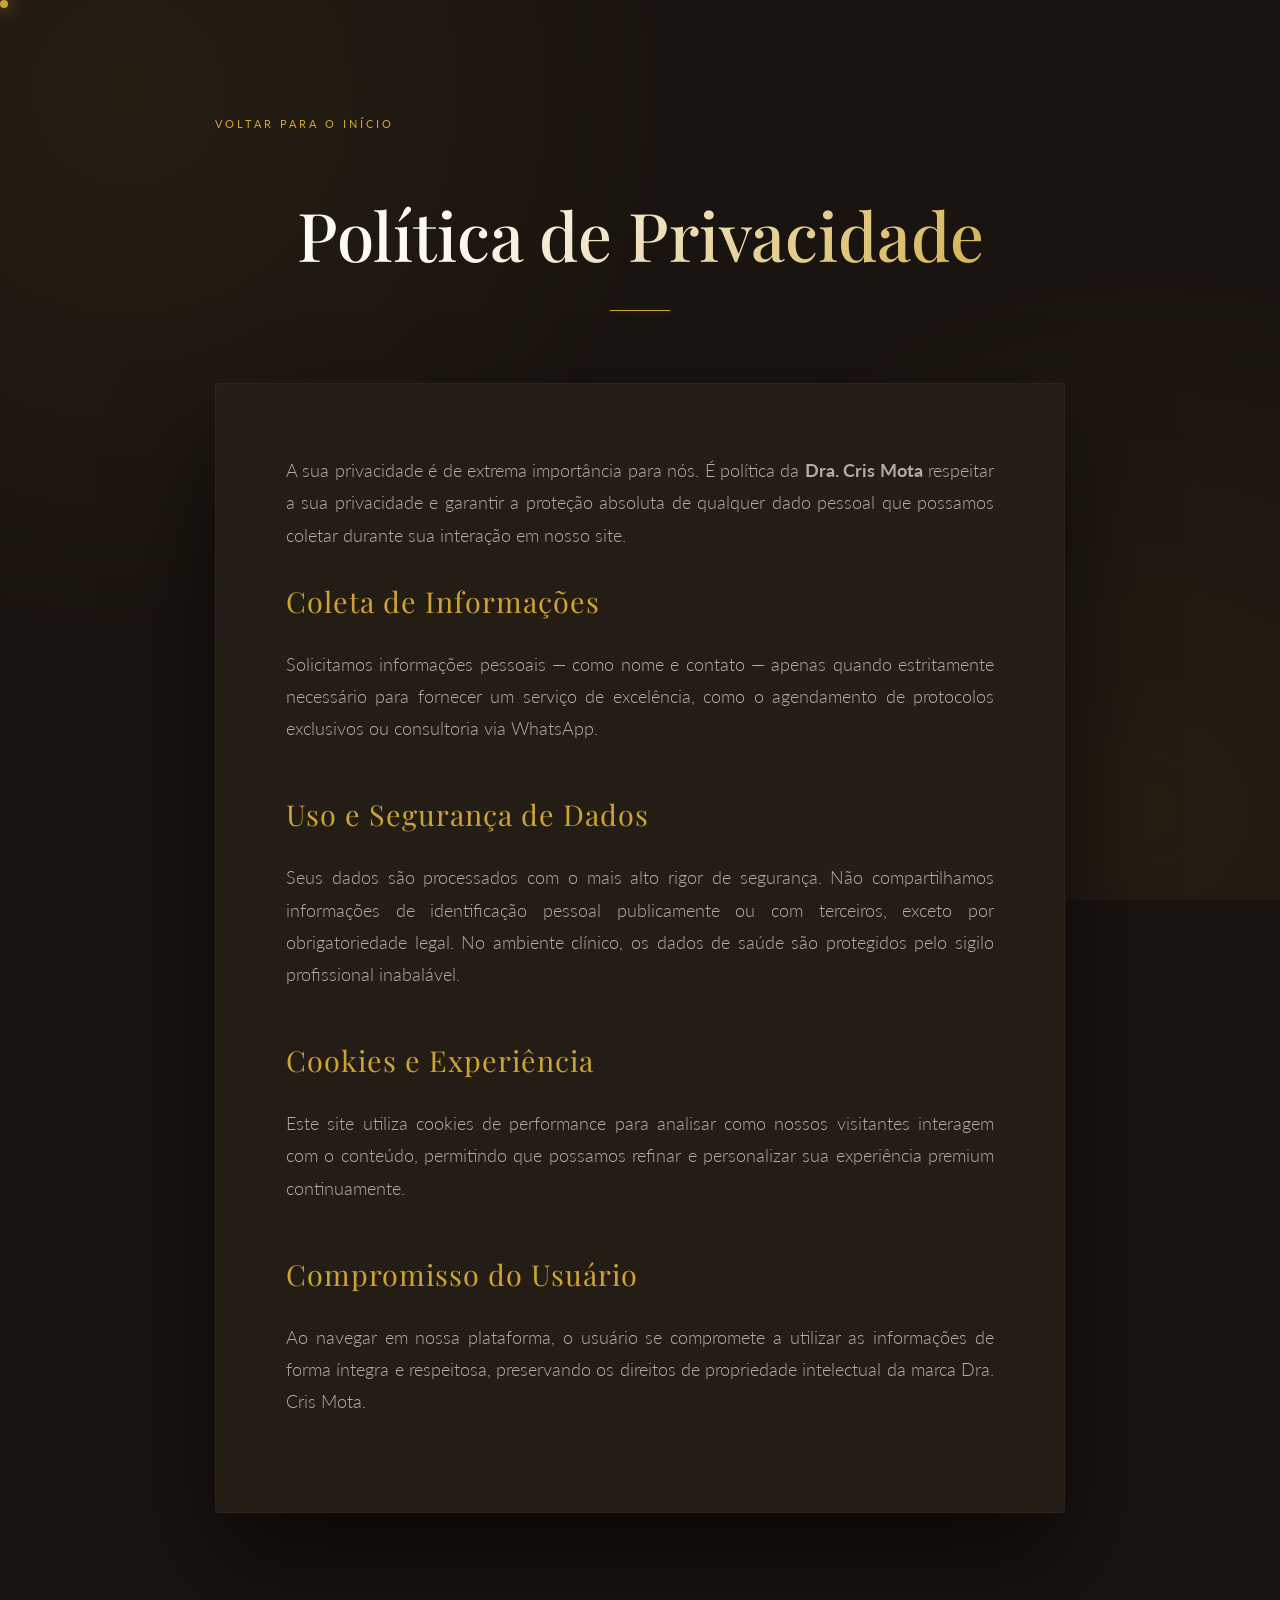
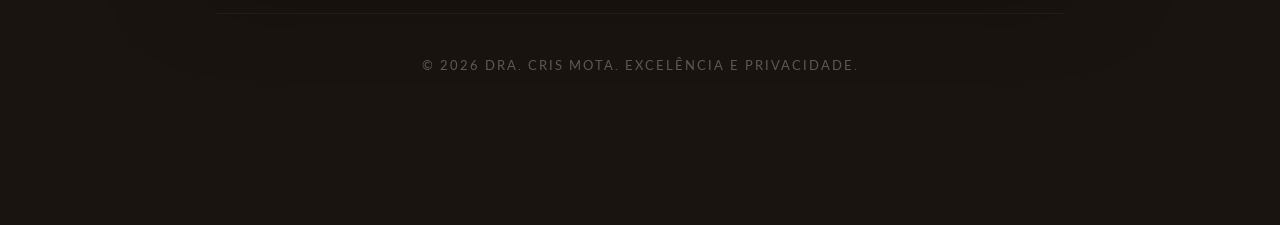
<file: politica.html>
<!DOCTYPE html>
<html lang="pt-br">
<head>
    <meta charset="UTF-8">
    <meta name="viewport" content="width=device-width, initial-scale=1.0, maximum-scale=1.0, user-scalable=no">
    <title>Política de Privacidade | Dra. Cris Mota</title>
    
    <link rel="preconnect" href="https://fonts.googleapis.com">
    <link rel="preconnect" href="https://fonts.gstatic.com" crossorigin>
    <link href="https://fonts.googleapis.com/css2?family=Lato:wght@300;400&family=Playfair+Display:ital,wght@0,400;0,600;1,400&display=swap" rel="stylesheet">

    <style>
        :root {
            /* --- NOVA PALETA REBRANDING: MARROM & GOLD --- */
            --gold-primary: #cda434;
            --gold-glow: rgba(205, 164, 52, 0.3);
            --black-bg: #1a1410; /* Marrom Tabaco Profundo */
            --black-card: rgba(38, 30, 24, 0.9); /* Marrom Superfície com Transparência */
            --white: #fdfaf5; /* Creme / Off-white */
            --text-muted: rgba(253, 250, 245, 0.65);
            --font-heading: 'Playfair Display', serif;
            --font-body: 'Lato', sans-serif;
            --transition: all 0.5s cubic-bezier(0.19, 1, 0.22, 1);
        }

        /* Base & Reset */
        * {
            margin: 0;
            padding: 0;
            box-sizing: border-box;
            -webkit-font-smoothing: antialiased;
        }

        body {
            background-color: var(--black-bg);
            color: var(--white);
            font-family: var(--font-body);
            line-height: 1.8;
            overflow-x: hidden;
        }

        /* Efeito de iluminação de fundo adaptado para Marrom */
        body::before {
            content: '';
            position: fixed;
            top: 0; left: 0; width: 100%; height: 100%;
            background: radial-gradient(circle at 10% 10%, rgba(205, 164, 52, 0.07) 0%, transparent 40%),
                        radial-gradient(circle at 90% 90%, rgba(205, 164, 52, 0.07) 0%, transparent 40%);
            z-index: -1;
            pointer-events: none;
        }

        /* Estrutura Principal */
        .page-wrapper {
            width: 100%;
            min-height: 100vh;
            padding: clamp(60px, 12vh, 140px) 5%;
            display: flex;
            justify-content: center;
        }

        .legal-container {
            max-width: 850px;
            width: 100%;
            position: relative;
        }

        /* Link de Retorno */
        .back-home {
            display: inline-flex;
            align-items: center;
            color: var(--gold-primary);
            text-decoration: none;
            text-transform: uppercase;
            letter-spacing: 3px;
            font-size: 0.7rem;
            margin-bottom: 40px;
            transition: var(--transition);
        }

        .back-home:hover {
            letter-spacing: 4px;
            filter: brightness(1.2);
        }

        /* Header da Página */
        .legal-header {
            text-align: center;
            margin-bottom: clamp(40px, 8vh, 80px);
        }

        .legal-header h1 {
            font-family: var(--font-heading);
            font-size: clamp(2.4rem, 8vw, 4.2rem);
            font-weight: 500;
            color: var(--white);
            background: linear-gradient(135deg, var(--white) 30%, var(--gold-primary) 100%);
            -webkit-background-clip: text;
            -webkit-text-fill-color: transparent;
            margin-bottom: 15px;
        }

        .title-divider {
            width: 60px;
            height: 1px;
            background: var(--gold-primary);
            margin: 0 auto;
            box-shadow: 0 0 10px var(--gold-glow);
        }

        /* Card de Conteúdo */
        .legal-content {
            background: var(--black-card);
            padding: clamp(30px, 7vw, 70px);
            border: 1px solid rgba(255, 255, 255, 0.03);
            border-radius: 4px;
            box-shadow: 0 50px 100px rgba(0,0,0,0.6);
            backdrop-filter: blur(20px);
            -webkit-backdrop-filter: blur(20px);
        }

        /* Seções de Texto */
        .legal-content h2 {
            font-family: var(--font-heading);
            color: var(--gold-primary);
            font-size: clamp(1.4rem, 4vw, 1.8rem);
            margin: 45px 0 20px;
            font-weight: 400;
            letter-spacing: 1px;
        }

        .legal-content h2:first-of-type {
            margin-top: 0;
        }

        .legal-content p {
            color: var(--text-muted);
            font-size: clamp(1rem, 2.5vw, 1.12rem);
            margin-bottom: 25px;
            font-weight: 300;
            text-align: justify;
            hyphens: auto;
        }

        /* Footer sutil */
        .legal-footer {
            margin-top: 100px;
            text-align: center;
            padding: 40px 0;
            border-top: 1px solid rgba(255, 255, 255, 0.05);
        }

        .legal-footer p {
            font-size: 0.8rem;
            color: rgba(253, 250, 245, 0.3);
            text-transform: uppercase;
            letter-spacing: 2px;
        }

        /* Cursor Custom (Desktop) */
        @media (pointer: fine) {
            .cursor {
                width: 8px; height: 8px; background: var(--gold-primary);
                position: fixed; border-radius: 50%; pointer-events: none; z-index: 9999;
                box-shadow: 0 0 15px var(--gold-primary);
            }
        }

        /* Responsividade Mobile */
        @media (max-width: 768px) {
            .page-wrapper { padding: 60px 20px; }
            .legal-content { 
                padding: 0; 
                background: transparent; 
                border: none; 
                box-shadow: none; 
                backdrop-filter: none;
            }
            .legal-content p { text-align: left; }
            .legal-header h1 { line-height: 1.1; }
        }

        /* Scrollbar Personalizada */
        ::-webkit-scrollbar { width: 5px; }
        ::-webkit-scrollbar-track { background: var(--black-bg); }
        ::-webkit-scrollbar-thumb { background: var(--gold-primary); border-radius: 10px; }
    </style>
</head>
<body>

    <div class="cursor"></div>

    <div class="page-wrapper">
        <div class="legal-container">
            
            <a href="index.html" class="back-home">Voltar para o Início</a>
            
            <header class="legal-header">
                <h1>Política de Privacidade</h1>
                <div class="title-divider"></div>
            </header>

            <main class="legal-content">
                <p>A sua privacidade é de extrema importância para nós. É política da <strong>Dra. Cris Mota</strong> respeitar a sua privacidade e garantir a proteção absoluta de qualquer dado pessoal que possamos coletar durante sua interação em nosso site.</p>

                <h2>Coleta de Informações</h2>
                <p>Solicitamos informações pessoais — como nome e contato — apenas quando estritamente necessário para fornecer um serviço de excelência, como o agendamento de protocolos exclusivos ou consultoria via WhatsApp.</p>

                <h2>Uso e Segurança de Dados</h2>
                <p>Seus dados são processados com o mais alto rigor de segurança. Não compartilhamos informações de identificação pessoal publicamente ou com terceiros, exceto por obrigatoriedade legal. No ambiente clínico, os dados de saúde são protegidos pelo sigilo profissional inabalável.</p>

                <h2>Cookies e Experiência</h2>
                <p>Este site utiliza cookies de performance para analisar como nossos visitantes interagem com o conteúdo, permitindo que possamos refinar e personalizar sua experiência premium continuamente.</p>

                <h2>Compromisso do Usuário</h2>
                <p>Ao navegar em nossa plataforma, o usuário se compromete a utilizar as informações de forma íntegra e respeitosa, preservando os direitos de propriedade intelectual da marca Dra. Cris Mota.</p>
            </main>

            <footer class="legal-footer">
                <p>&copy; 2026 Dra. Cris Mota. Excelência e Privacidade.</p>
            </footer>
        </div>
    </div>

    <script>
        // Movimentação do cursor premium
        const cursor = document.querySelector('.cursor');
        if(cursor) {
            document.addEventListener('mousemove', e => {
                cursor.style.left = e.clientX + 'px';
                cursor.style.top = e.clientY + 'px';
            });
        }
    </script>
</body>
</html>
</file>
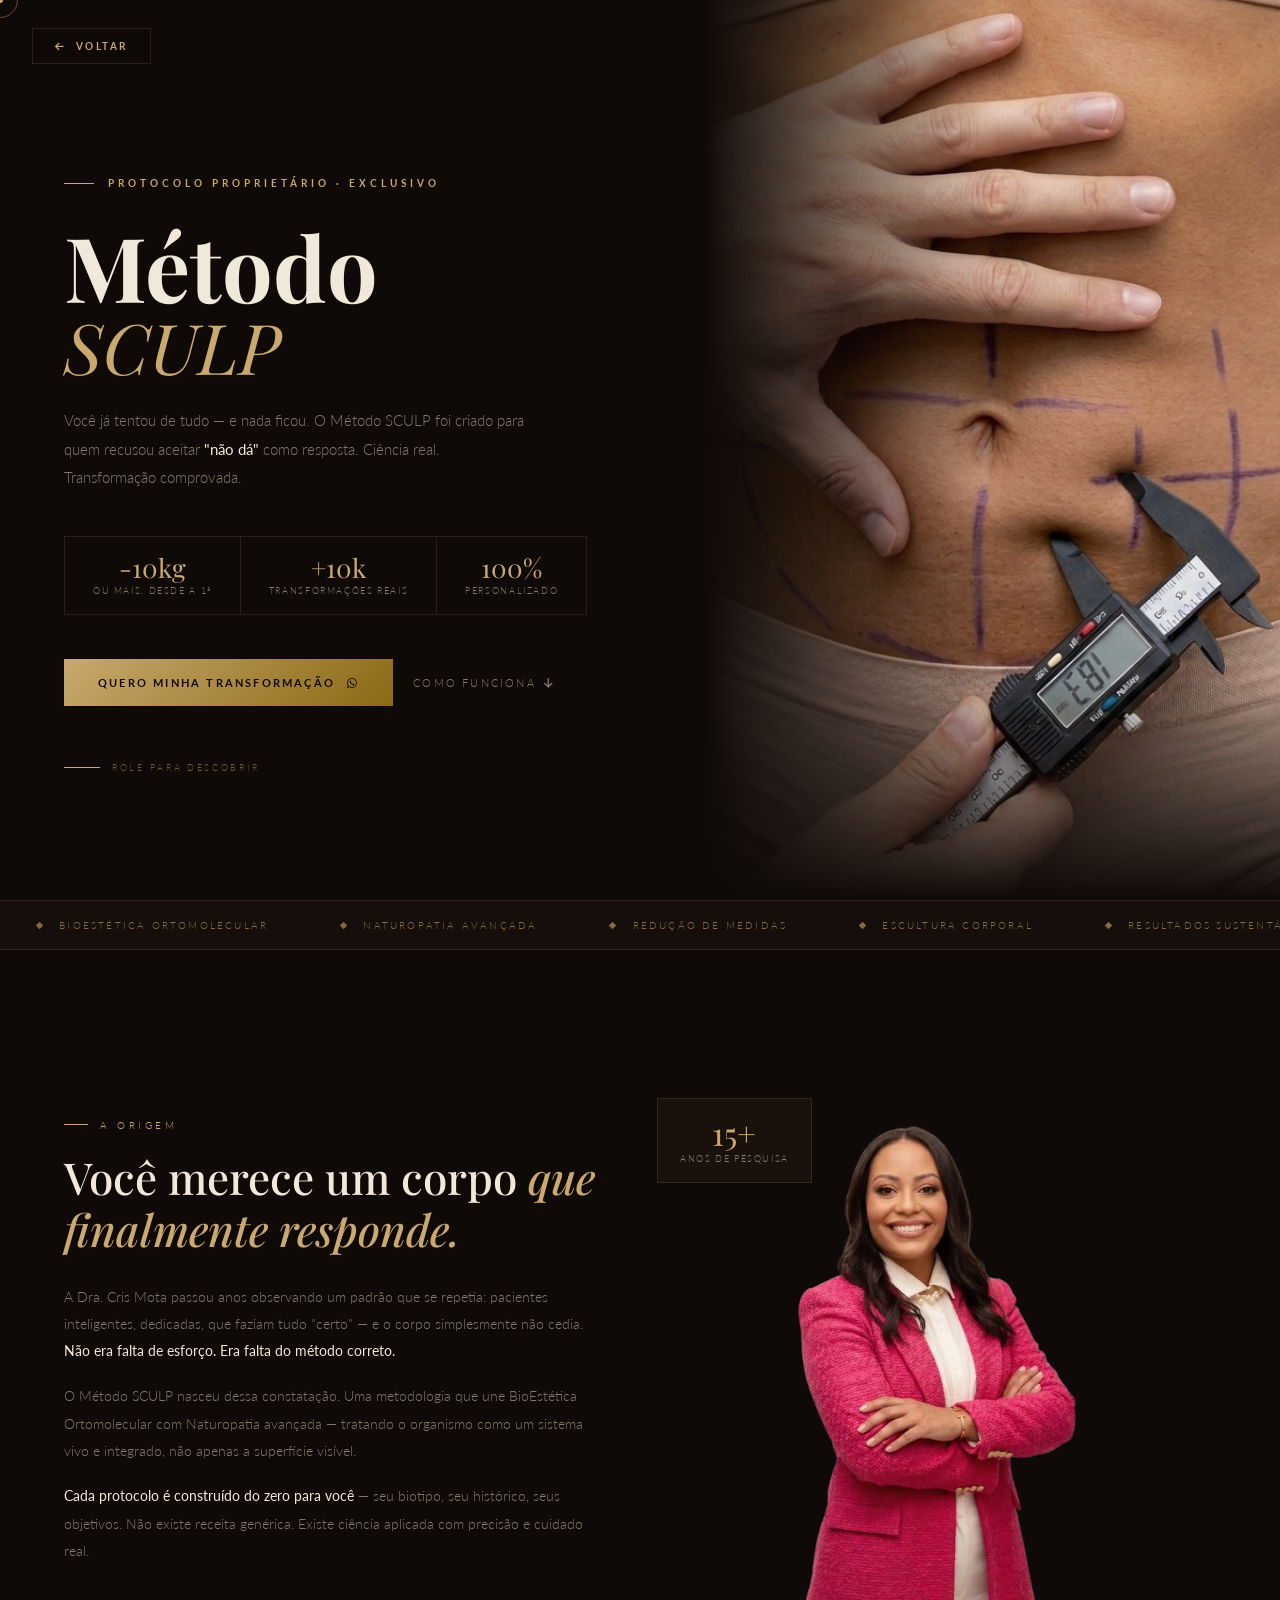
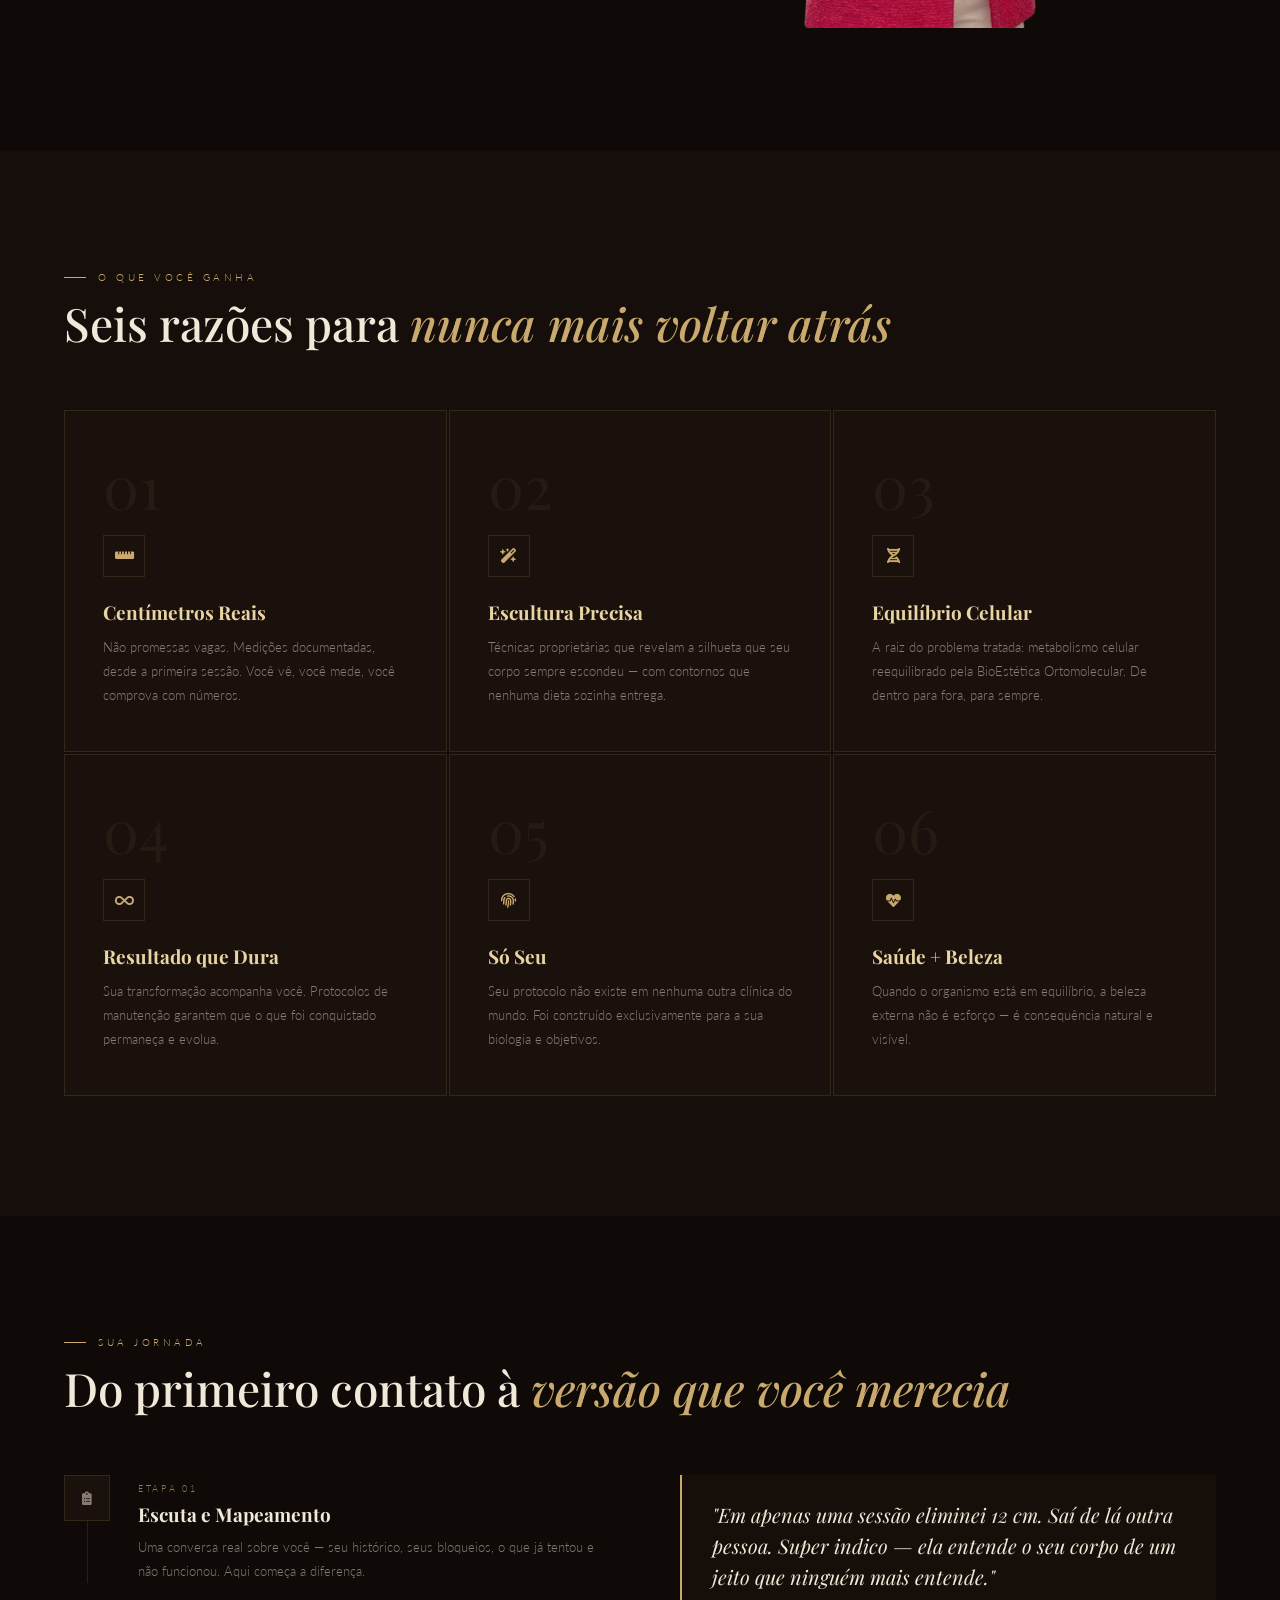
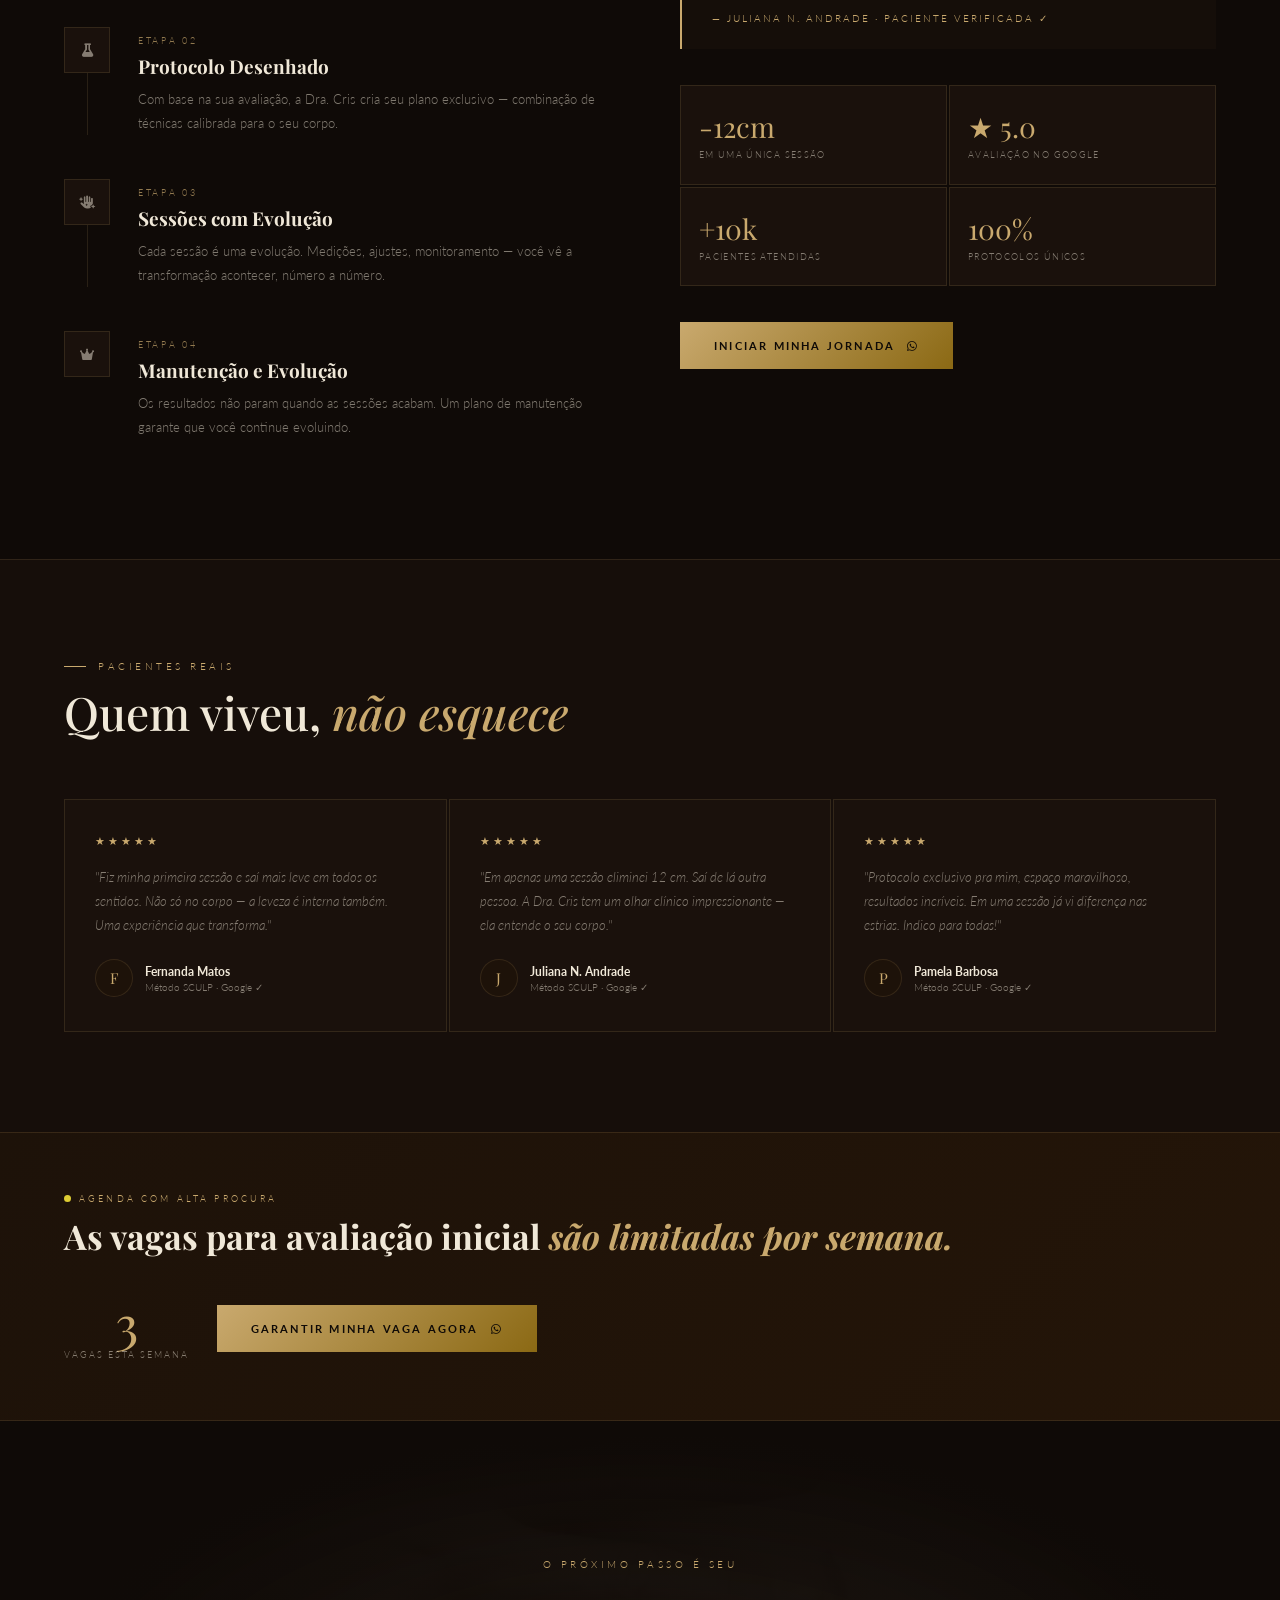
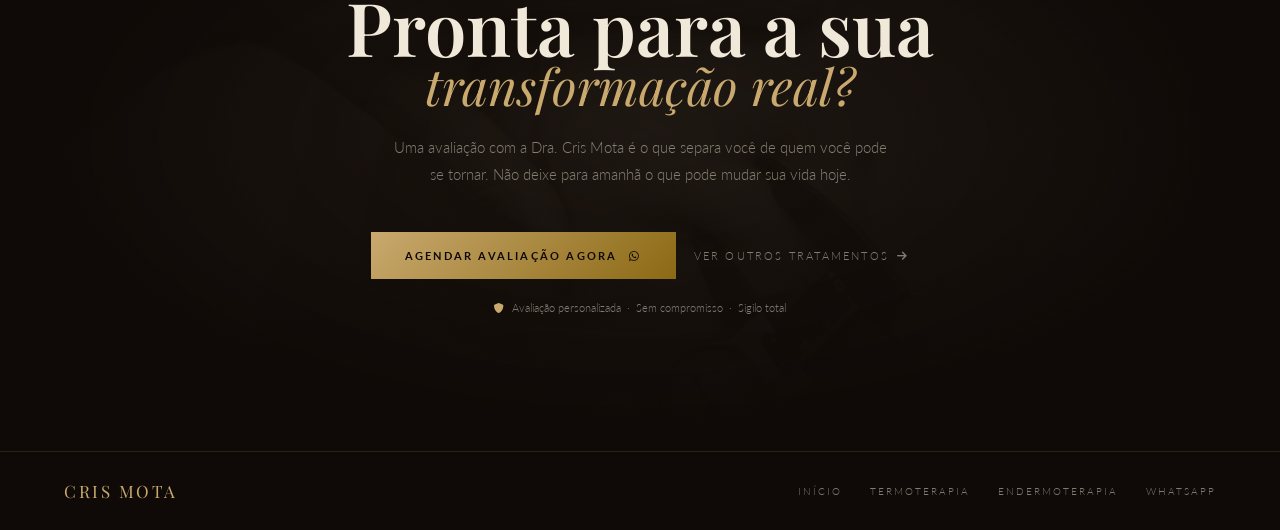
<file: sculp.html>
<!DOCTYPE html>
<html lang="pt-br">
<head>
<meta charset="UTF-8">
<meta name="viewport" content="width=device-width, initial-scale=1.0, maximum-scale=1.0, user-scalable=no">
<title>Método SCULP | Cris Mota</title>
<link rel="stylesheet" href="https://cdnjs.cloudflare.com/ajax/libs/font-awesome/6.0.0/css/all.min.css">
<link href="https://fonts.googleapis.com/css2?family=Lato:ital,wght@0,300;0,400;0,700;1,300&family=Playfair+Display:ital,wght@0,400;0,500;0,600;0,700;1,400;1,500&display=swap" rel="stylesheet">
<style>
:root{--gold:#c9a96e;--gold-light:#e8d5a3;--gold-dark:#8b6914;--bg:#0f0a07;--bg2:#160e0a;--bg3:#1d1209;--bgc:#1a110c;--text:#f0e8d8;--muted:rgba(240,232,216,.5);--border:rgba(201,169,110,.14);--bh:rgba(201,169,110,.35)}
*,*::before,*::after{margin:0;padding:0;box-sizing:border-box}
html{scroll-behavior:smooth}
body{background:var(--bg);color:var(--text);font-family:'Lato',sans-serif;font-weight:300;overflow-x:hidden;cursor:none}
.cur-d{position:fixed;width:6px;height:6px;background:var(--gold);border-radius:50%;pointer-events:none;z-index:9999;transform:translate(-50%,-50%);transition:transform .1s}
.cur-r{position:fixed;width:36px;height:36px;border:1px solid rgba(201,169,110,.45);border-radius:50%;pointer-events:none;z-index:9998;transform:translate(-50%,-50%);transition:width .3s,height .3s,border-color .3s}
body:has(a:hover) .cur-r{width:56px;height:56px;border-color:rgba(201,169,110,.7)}
#prog{position:fixed;top:0;left:0;height:2px;background:linear-gradient(90deg,var(--gold-dark),var(--gold),var(--gold-light));z-index:9997;width:0;transition:width .08s}
.back-nav{position:fixed;top:28px;left:32px;z-index:990}
.back-btn{display:inline-flex;align-items:center;gap:9px;color:var(--gold);text-decoration:none;font-size:10px;letter-spacing:.25em;text-transform:uppercase;font-weight:700;background:rgba(15,10,7,.88);padding:11px 22px;border:1px solid var(--border);backdrop-filter:blur(20px);transition:all .3s}
.back-btn:hover{border-color:var(--bh);color:var(--gold-light)}

/* HERO */
.hero{min-height:100vh;display:grid;grid-template-columns:55% 45%;position:relative;overflow:hidden}
.hero-l{display:flex;flex-direction:column;justify-content:center;padding:130px 64px 80px;position:relative;z-index:2}
.hero-r{position:relative;overflow:hidden}
.hero-img{width:100%;height:100%;object-fit:cover;object-position:center top;filter:saturate(.8);animation:zoomIn 2s ease forwards}
@keyframes zoomIn{from{transform:scale(1.06)}to{transform:scale(1)}}
.hero-r::before{content:'';position:absolute;inset:0;background:linear-gradient(90deg,var(--bg) 0%,transparent 50%);z-index:1}
.hero-r::after{content:'';position:absolute;bottom:0;left:0;right:0;height:220px;background:linear-gradient(0,var(--bg),transparent);z-index:1}
.particles{position:absolute;inset:0;pointer-events:none;z-index:0;overflow:hidden}
.p{position:absolute;border-radius:50%;background:var(--gold);animation:floatUp linear infinite;opacity:0}
@keyframes floatUp{0%{transform:translateY(110vh);opacity:0}15%{opacity:.3}85%{opacity:.15}100%{transform:translateY(-10vh);opacity:0}}
.eyebrow{display:flex;align-items:center;gap:14px;margin-bottom:36px;animation:su .8s .2s both}
.eyebrow-bar{width:30px;height:1px;background:var(--gold)}
.eyebrow-txt{font-size:10px;letter-spacing:.4em;text-transform:uppercase;color:var(--gold);font-weight:700}
.h1{font-family:'Playfair Display',serif;font-size:clamp(54px,7vw,92px);font-weight:700;line-height:.92;animation:su .9s .4s both}
.h1-italic{display:block;font-style:italic;font-weight:400;color:var(--gold);font-size:.78em;margin-top:6px}
.hero-sub{font-size:15px;line-height:1.9;color:var(--muted);max-width:460px;margin:28px 0 44px;animation:su .9s .6s both}
.hero-sub strong{color:var(--text);font-weight:400}
.hstats{display:flex;margin-bottom:44px;animation:su .9s .8s both}
.hs{padding:18px 28px;border:1px solid var(--border);text-align:center}
.hs+.hs{border-left:none}
.hs-n{font-family:'Playfair Display',serif;font-size:26px;color:var(--gold);line-height:1}
.hs-l{font-size:9px;letter-spacing:.18em;text-transform:uppercase;color:var(--muted);margin-top:4px}
.cta-row{display:flex;align-items:center;gap:20px;flex-wrap:wrap;animation:su .9s 1s both}
.btn-g{display:inline-flex;align-items:center;gap:12px;background:linear-gradient(135deg,#c9a96e,#8b6914);color:#0f0a07;font-size:11px;font-weight:700;letter-spacing:.2em;text-transform:uppercase;padding:17px 34px;text-decoration:none;transition:all .35s;position:relative;overflow:hidden}
.btn-g::after{content:'';position:absolute;inset:0;background:linear-gradient(135deg,#e8d5a3,#c9a96e);opacity:0;transition:opacity .3s}
.btn-g:hover::after{opacity:1}
.btn-g:hover{transform:translateY(-2px);box-shadow:0 14px 44px rgba(201,169,110,.32)}
.btn-g span,.btn-g i{position:relative;z-index:1}
.btn-txt{font-size:11px;letter-spacing:.2em;text-transform:uppercase;color:var(--muted);text-decoration:none;display:flex;align-items:center;gap:8px;transition:color .3s}
.btn-txt:hover{color:var(--gold)}
.scroll-hint{margin-top:56px;display:flex;align-items:center;gap:12px;animation:su 1s 1.3s both}
.sh-bar{width:36px;height:1px;background:var(--gold);animation:shbar 2s 2s ease-in-out infinite}
@keyframes shbar{0%,100%{width:36px;opacity:.4}50%{width:64px;opacity:1}}
.sh-t{font-size:9px;letter-spacing:.3em;text-transform:uppercase;color:var(--gold);opacity:.5}
@keyframes su{from{opacity:0;transform:translateY(24px)}to{opacity:1;transform:translateY(0)}}

/* MARQUEE */
.mq{border-top:1px solid var(--border);border-bottom:1px solid var(--border);overflow:hidden;padding:18px 0;background:var(--bg2)}
.mq-track{display:flex;width:max-content;animation:mq 22s linear infinite}
.mq-item{display:flex;align-items:center;gap:14px;padding:0 36px;white-space:nowrap;font-size:10px;letter-spacing:.22em;text-transform:uppercase;color:var(--gold);opacity:.6}
.mq-item i{font-size:7px}
@keyframes mq{to{transform:translateX(-50%)}}

/* STORY */
.story{padding:120px 64px;max-width:1280px;margin:0 auto;display:grid;grid-template-columns:1fr 1fr;gap:90px;align-items:center}
.story-over{font-size:10px;letter-spacing:.35em;text-transform:uppercase;color:var(--gold);margin-bottom:20px;display:flex;align-items:center;gap:12px}
.story-over::before{content:'';width:24px;height:1px;background:var(--gold)}
.story-h{font-family:'Playfair Display',serif;font-size:clamp(28px,3.5vw,44px);font-weight:500;line-height:1.18;margin-bottom:28px}
.story-h em{font-style:italic;color:var(--gold)}
.story-p{font-size:14px;line-height:1.95;color:var(--muted);margin-bottom:18px}
.story-p strong{color:var(--text);font-weight:400}
.story-vis{position:relative}
.s-main{width:100%;aspect-ratio:3/4;object-fit:cover;object-position:center top;filter:saturate(.7) contrast(1.08)}
.s-acc{position:absolute;bottom:-36px;right:-36px;width:52%;aspect-ratio:1;object-fit:cover;border:4px solid var(--bg);filter:saturate(.6)}
.s-badge{position:absolute;top:28px;left:-28px;background:var(--bgc);border:1px solid var(--border);padding:18px 22px;text-align:center}
.s-badge-n{font-family:'Playfair Display',serif;font-size:32px;color:var(--gold);line-height:1}
.s-badge-l{font-size:9px;letter-spacing:.18em;text-transform:uppercase;color:var(--muted);margin-top:4px}

/* BENEFITS */
.bens{padding:120px 0;background:var(--bg2)}
.bens-hdr{padding:0 64px;margin-bottom:60px;max-width:1280px;margin-left:auto;margin-right:auto;margin-bottom:60px}
.bens-grid{display:grid;grid-template-columns:repeat(3,1fr);gap:2px;padding:0 64px;max-width:1280px;margin:0 auto}
.bc{background:var(--bgc);border:1px solid var(--border);padding:44px 38px;position:relative;overflow:hidden;transition:all .5s cubic-bezier(.25,.46,.45,.94)}
.bc::after{content:'';position:absolute;inset:0;background:radial-gradient(ellipse at bottom right,rgba(201,169,110,.07) 0%,transparent 55%);opacity:0;transition:opacity .5s}
.bc:hover{transform:translateY(-8px);border-color:var(--bh);box-shadow:0 40px 90px rgba(0,0,0,.5)}
.bc:hover::after{opacity:1}
.bc-n{font-family:'Playfair Display',serif;font-size:60px;color:rgba(201,169,110,.07);line-height:1;margin-bottom:20px;transition:color .5s}
.bc:hover .bc-n{color:rgba(201,169,110,.16)}
.bc-ico{width:42px;height:42px;border:1px solid var(--border);display:flex;align-items:center;justify-content:center;margin-bottom:22px;transition:all .4s}
.bc:hover .bc-ico{border-color:var(--gold);background:rgba(201,169,110,.06)}
.bc-ico i{color:var(--gold);font-size:15px}
.bc-t{font-family:'Playfair Display',serif;font-size:19px;margin-bottom:10px;color:var(--gold-light)}
.bc-p{font-size:13px;line-height:1.85;color:var(--muted)}
.bc-arr{position:absolute;bottom:24px;right:24px;color:var(--border);font-size:13px;transition:all .4s}
.bc:hover .bc-arr{color:var(--gold);transform:translate(3px,-3px)}

/* JOURNEY */
.journey{padding:120px 64px;max-width:1280px;margin:0 auto}
.j-grid{display:grid;grid-template-columns:1fr 1fr;gap:80px;align-items:start;margin-top:60px}
.tl{display:flex;flex-direction:column}
.tl-i{display:flex;gap:28px;position:relative;padding-bottom:44px}
.tl-i:last-child{padding-bottom:0}
.tl-lft{display:flex;flex-direction:column;align-items:center;flex-shrink:0}
.tl-dot{width:46px;height:46px;border:1px solid var(--border);background:var(--bgc);display:flex;align-items:center;justify-content:center;z-index:1;transition:all .4s}
.tl-i:hover .tl-dot{border-color:var(--gold);background:rgba(201,169,110,.07)}
.tl-dot i{color:var(--muted);font-size:13px;transition:color .4s}
.tl-i:hover .tl-dot i{color:var(--gold)}
.tl-ln{width:1px;flex:1;background:var(--border)}
.tl-i:last-child .tl-ln{display:none}
.tl-body{padding-top:8px}
.tl-step{font-size:9px;letter-spacing:.3em;text-transform:uppercase;color:var(--gold);margin-bottom:7px;opacity:.7}
.tl-ti{font-family:'Playfair Display',serif;font-size:19px;margin-bottom:8px}
.tl-tx{font-size:13px;line-height:1.85;color:var(--muted)}
.j-right{}
.j-sticky{position:sticky;top:120px}
.quote-block{border-left:2px solid var(--gold);padding:24px 30px;margin-bottom:36px;background:rgba(201,169,110,.03)}
.quote-t{font-family:'Playfair Display',serif;font-size:20px;font-style:italic;line-height:1.55;margin-bottom:14px}
.quote-a{font-size:10px;letter-spacing:.2em;text-transform:uppercase;color:var(--gold)}
.mini-grid{display:grid;grid-template-columns:1fr 1fr;gap:2px;margin-bottom:36px}
.mg-item{background:var(--bgc);border:1px solid var(--border);padding:22px 18px}
.mg-n{font-family:'Playfair Display',serif;font-size:28px;color:var(--gold)}
.mg-l{font-size:9px;letter-spacing:.15em;text-transform:uppercase;color:var(--muted);margin-top:4px;line-height:1.4}

/* PROOF */
.proof{background:var(--bg2);padding:100px 64px;border-top:1px solid var(--border)}
.proof-in{max-width:1280px;margin:0 auto}
.proof-grid{display:grid;grid-template-columns:repeat(3,1fr);gap:2px;margin-top:60px}
.pc{background:var(--bgc);border:1px solid var(--border);padding:34px 30px;transition:all .4s}
.pc:hover{border-color:var(--bh);transform:translateY(-5px)}
.pc-stars{color:var(--gold);font-size:11px;letter-spacing:3px;margin-bottom:18px}
.pc-t{font-size:13px;line-height:1.82;color:var(--muted);font-style:italic;margin-bottom:22px}
.pc-auth{display:flex;align-items:center;gap:12px}
.pc-av{width:38px;height:38px;border-radius:50%;border:1px solid var(--border);background:var(--bg3);display:flex;align-items:center;justify-content:center;color:var(--gold);font-family:'Playfair Display',serif;font-size:15px;flex-shrink:0}
.pc-name{font-size:12px;font-weight:700;color:var(--text)}
.pc-det{font-size:10px;color:var(--muted);margin-top:2px}

/* URGENCY */
.urg{background:linear-gradient(135deg,var(--bg3),#241508);padding:60px 64px;border-top:1px solid var(--border);border-bottom:1px solid var(--border)}
.urg-in{max-width:1280px;margin:0 auto;display:flex;align-items:center;justify-content:space-between;gap:40px;flex-wrap:wrap}
.urg-tag{font-size:9px;letter-spacing:.35em;text-transform:uppercase;color:var(--gold);margin-bottom:12px;display:flex;align-items:center;gap:8px}
.urg-pulse{width:7px;height:7px;border-radius:50%;background:#dc3;animation:pulse 1.4s ease-in-out infinite}
@keyframes pulse{0%,100%{box-shadow:0 0 0 0 rgba(220,200,60,.4)}50%{box-shadow:0 0 0 8px rgba(220,200,60,0)}}
.urg-h{font-family:'Playfair Display',serif;font-size:clamp(22px,3vw,34px);line-height:1.2}
.urg-h em{font-style:italic;color:var(--gold)}
.urg-slots-n{font-family:'Playfair Display',serif;font-size:52px;color:var(--gold);line-height:1;text-align:center}
.urg-slots-l{font-size:9px;letter-spacing:.22em;text-transform:uppercase;color:var(--muted);text-align:center}

/* CTA FINAL */
.cta-fin{min-height:70vh;display:flex;align-items:center;justify-content:center;position:relative;overflow:hidden;padding:80px 64px}
.cta-bg{position:absolute;inset:0;background:url('img/sculp.jpg') center/cover no-repeat;opacity:.05;filter:saturate(.2)}
.cta-ov{position:absolute;inset:0;background:radial-gradient(ellipse at center,rgba(201,169,110,.04) 0%,var(--bg) 68%)}
.cta-c{position:relative;z-index:2;text-align:center;max-width:680px}
.cta-ey{font-size:10px;letter-spacing:.35em;text-transform:uppercase;color:var(--gold);margin-bottom:22px;display:block}
.cta-h{font-family:'Playfair Display',serif;font-size:clamp(38px,6vw,74px);font-weight:600;line-height:.95;margin-bottom:8px}
.cta-hi{display:block;font-style:italic;font-weight:400;color:var(--gold);font-size:.68em}
.cta-sub{font-size:15px;line-height:1.82;color:var(--muted);max-width:500px;margin:24px auto 44px}
.cta-grp{display:flex;align-items:center;justify-content:center;gap:18px;flex-wrap:wrap}
.cta-note{font-size:11px;color:var(--muted);margin-top:22px;display:flex;align-items:center;justify-content:center;gap:8px}
.cta-note i{color:var(--gold);font-size:10px}

/* FOOTER */
.pf{border-top:1px solid var(--border);padding:28px 64px;display:flex;align-items:center;justify-content:space-between}
.pf-logo{font-family:'Playfair Display',serif;font-size:17px;color:var(--gold);letter-spacing:.15em}
.pf-nav{display:flex;gap:28px}
.pf-nav a{font-size:10px;letter-spacing:.2em;text-transform:uppercase;color:var(--muted);text-decoration:none;transition:color .3s}
.pf-nav a:hover{color:var(--gold)}

/* SECTION OVERLINE */
.over{font-size:10px;letter-spacing:.35em;text-transform:uppercase;color:var(--gold);margin-bottom:14px;display:flex;align-items:center;gap:12px}
.over::before{content:'';width:22px;height:1px;background:var(--gold)}
.sec-h{font-family:'Playfair Display',serif;font-size:clamp(26px,4vw,46px);font-weight:500;line-height:1.15}
.sec-h em{font-style:italic;color:var(--gold)}

/* REVEAL */
.rv{opacity:0;transform:translateY(36px);transition:opacity .9s cubic-bezier(.25,.46,.45,.94),transform .9s cubic-bezier(.25,.46,.45,.94)}
.rv.on{opacity:1;transform:none}
.rl{opacity:0;transform:translateX(-44px);transition:opacity .9s ease,transform .9s ease}
.rl.on{opacity:1;transform:none}
.rr{opacity:0;transform:translateX(44px);transition:opacity .9s ease,transform .9s ease}
.rr.on{opacity:1;transform:none}
.d1{transition-delay:.1s}.d2{transition-delay:.2s}.d3{transition-delay:.3s}.d4{transition-delay:.4s}.d5{transition-delay:.5s}

/* RESPONSIVE — TABLET */
@media(max-width:960px){
  .hero{grid-template-columns:1fr}
  .hero-r{height:55vw;min-height:280px}
  .hero-l{padding:100px 28px 56px}
  .h1{font-size:clamp(44px,10vw,72px)}
  .hstats{flex-wrap:wrap;gap:0}
  .hs{padding:14px 20px}
  .story{grid-template-columns:1fr;padding:80px 28px;gap:40px}
  .s-acc,.s-badge{display:none}
  .bens-grid,.bens-hdr{padding:0 28px}
  .bens-grid{grid-template-columns:1fr 1fr}
  .journey{padding:80px 28px}
  .j-grid{grid-template-columns:1fr;gap:48px}
  .j-sticky{position:static}
  .proof{padding:80px 28px}
  .proof-grid{grid-template-columns:1fr 1fr;gap:2px}
  .urg{padding:48px 28px}
  .urg-in{flex-direction:column;text-align:center}
  .urg-tag{justify-content:center}
  .cta-fin{padding:80px 28px}
  .pf{padding:24px 28px;flex-direction:column;gap:16px;text-align:center}
  .pf-nav{flex-wrap:wrap;justify-content:center;gap:16px}
  .scroll-hint{display:none}
}

/* RESPONSIVE — MOBILE */
@media(max-width:600px){
  /* Cursor invisível em touch */
  .cur-d,.cur-r{display:none}
  body{cursor:auto}

  /* Back nav */
  .back-nav{top:16px;left:16px}
  .back-btn{padding:9px 16px;font-size:9px}

  /* HERO */
  .hero{grid-template-columns:1fr;min-height:auto}
  .hero-r{height:62vw;min-height:240px}
  .hero-l{padding:80px 20px 44px}
  .h1{font-size:clamp(38px,12vw,60px);line-height:.95}
  .eyebrow{margin-bottom:24px}
  .eyebrow-txt{font-size:9px;letter-spacing:.25em}
  .hero-sub{font-size:14px;line-height:1.75;margin:20px 0 30px;max-width:100%}
  .hstats{flex-wrap:wrap;margin-bottom:28px}
  .hs{padding:12px 16px;flex:1;min-width:100px}
  .hs-n{font-size:20px}
  .hs-l{font-size:8px}
  .cta-row{flex-direction:column;align-items:stretch;gap:12px}
  .btn-g{justify-content:center;padding:15px 24px;font-size:10px;letter-spacing:.15em}
  .btn-txt{justify-content:center}
  .scroll-hint{display:none}

  /* MARQUEE */
  .mq{padding:14px 0}
  .mq-item{padding:0 22px;font-size:9px}

  /* STORY */
  .story{grid-template-columns:1fr;padding:56px 20px;gap:32px}
  .s-acc,.s-badge{display:none}
  .story-h{font-size:clamp(22px,7vw,34px)}
  .story-p{font-size:13px}

  /* BENEFITS */
  .bens{padding:56px 0}
  .bens-hdr{padding:0 20px;margin-bottom:36px}
  .bens-grid{grid-template-columns:1fr;padding:0 20px;gap:2px}
  .bc{padding:32px 28px}
  .bc-n{font-size:48px;margin-bottom:14px}
  .bc-t{font-size:17px}
  .bc-p{font-size:13px}

  /* JOURNEY */
  .journey{padding:56px 20px}
  .j-grid{grid-template-columns:1fr;gap:40px}
  .j-sticky{position:static}
  .tl-i{gap:18px;padding-bottom:32px}
  .tl-dot{width:38px;height:38px}
  .tl-dot i{font-size:11px}
  .tl-ti{font-size:17px}
  .tl-tx{font-size:12px}
  .quote-block{padding:20px 22px;margin-bottom:24px}
  .quote-t{font-size:17px}
  .mini-grid{grid-template-columns:1fr 1fr;gap:2px;margin-bottom:24px}
  .mg-item{padding:18px 14px}
  .mg-n{font-size:22px}

  /* PROOF */
  .proof{padding:56px 20px}
  .proof-grid{grid-template-columns:1fr;gap:2px}
  .pc{padding:28px 22px}
  .pc-t{font-size:12px}

  /* URGENCY */
  .urg{padding:40px 20px}
  .urg-in{flex-direction:column;text-align:center;gap:28px}
  .urg-tag{justify-content:center}
  .urg-h{font-size:clamp(20px,6vw,28px)}
  .urg-slots-n{font-size:44px}
  .urg-in > div:last-child{flex-direction:column;align-items:center;width:100%}
  .urg-in .btn-g{width:100%;justify-content:center}

  /* CTA FINAL */
  .cta-fin{min-height:auto;padding:64px 20px}
  .cta-h{font-size:clamp(32px,10vw,56px)}
  .cta-sub{font-size:14px}
  .cta-grp{flex-direction:column;align-items:stretch;gap:12px}
  .cta-grp .btn-g{justify-content:center}
  .cta-grp .btn-txt{justify-content:center}
  .cta-note{flex-wrap:wrap;text-align:center;gap:6px;font-size:10px}

  /* FOOTER */
  .pf{padding:20px;flex-direction:column;gap:14px;text-align:center}
  .pf-nav{flex-wrap:wrap;justify-content:center;gap:12px 20px}
  .pf-nav a{font-size:9px}
  .pf-logo{font-size:15px}
}

  /* STORY — imagem centralizada no mobile */
@media(max-width:600px){
  .story{
    display: flex;
    flex-direction: column;
    align-items: center;
    padding: 56px 20px;
    gap: 32px;
  }
  .story-vis{
    width: 100%;
    display: flex;
    justify-content: center;
    align-items: center;
    overflow: hidden;
  }
  .story-vis img{
    width: 100%;
    max-width: 100%;
    height: auto;
    display: block;
    margin: 0 auto;
    object-fit: cover;
    object-position: center top;
  }
  .s-acc, .s-badge{ display: none; }
  .story-h{ font-size: clamp(22px,7vw,34px); }
  .story-p{ font-size: 13px; }
}
</style>
</head>
<body>
<div class="cur-d" id="cd"></div>
<div class="cur-r" id="cr"></div>
<div id="prog"></div>

<nav class="back-nav">
  <a href="index.html" class="back-btn"><i class="fas fa-arrow-left"></i> Voltar</a>
</nav>

<!-- HERO -->
<section class="hero">
  <div class="particles" id="ptc"></div>
  <div class="hero-l">
    <div class="eyebrow"><div class="eyebrow-bar"></div><span class="eyebrow-txt">Protocolo Proprietário · Exclusivo</span></div>
    <h1 class="h1">Método<span class="h1-italic">SCULP</span></h1>
    <p class="hero-sub">Você já tentou de tudo — e nada ficou. O Método SCULP foi criado para quem recusou aceitar <strong>"não dá"</strong> como resposta. Ciência real. Transformação comprovada.</p>
    <div class="hstats">
      <div class="hs"><div class="hs-n">-10kg</div><div class="hs-l">ou mais, desde a 1ª</div></div>
      <div class="hs"><div class="hs-n">+10k</div><div class="hs-l">transformações reais</div></div>
      <div class="hs"><div class="hs-n">100%</div><div class="hs-l">personalizado</div></div>
    </div>
    <div class="cta-row">
      <a href="https://wa.me/5511942305469?text=Olá%20Dra.%20Cris!%20Quero%20conhecer%20o%20Método%20SCULP!" class="btn-g" target="_blank"><span>Quero minha transformação</span><i class="fab fa-whatsapp"></i></a>
      <a href="#historia" class="btn-txt">Como funciona <i class="fas fa-arrow-down"></i></a>
    </div>
    <div class="scroll-hint"><div class="sh-bar"></div><span class="sh-t">Role para descobrir</span></div>
  </div>
  <div class="hero-r">
    <img src="img/corpo.png" alt="Método SCULP" class="hero-img">
  </div>
</section>

<!-- MARQUEE -->
<div class="mq">
  <div class="mq-track">
    <span class="mq-item"><i class="fas fa-diamond"></i>BioEstética Ortomolecular</span><span class="mq-item"><i class="fas fa-diamond"></i>Naturopatia Avançada</span><span class="mq-item"><i class="fas fa-diamond"></i>Redução de Medidas</span><span class="mq-item"><i class="fas fa-diamond"></i>Escultura Corporal</span><span class="mq-item"><i class="fas fa-diamond"></i>Resultados Sustentáveis</span><span class="mq-item"><i class="fas fa-diamond"></i>Protocolo Exclusivo</span><span class="mq-item"><i class="fas fa-diamond"></i>+10k Transformações</span><span class="mq-item"><i class="fas fa-diamond"></i>BioEstética Ortomolecular</span><span class="mq-item"><i class="fas fa-diamond"></i>Naturopatia Avançada</span><span class="mq-item"><i class="fas fa-diamond"></i>Redução de Medidas</span><span class="mq-item"><i class="fas fa-diamond"></i>Escultura Corporal</span><span class="mq-item"><i class="fas fa-diamond"></i>Resultados Sustentáveis</span><span class="mq-item"><i class="fas fa-diamond"></i>Protocolo Exclusivo</span><span class="mq-item"><i class="fas fa-diamond"></i>+10k Transformações</span>
  </div>
</div>

<!-- STORY -->
<section id="historia" class="story">
  <div class="rl">
    <div class="story-over">A Origem</div>
    <h2 class="story-h">Você merece um corpo <em>que finalmente responde.</em></h2>
    <p class="story-p">A Dra. Cris Mota passou anos observando um padrão que se repetia: pacientes inteligentes, dedicadas, que faziam tudo "certo" — e o corpo simplesmente não cedia. <strong>Não era falta de esforço. Era falta do método correto.</strong></p>
    <p class="story-p">O Método SCULP nasceu dessa constatação. Uma metodologia que une BioEstética Ortomolecular com Naturopatia avançada — tratando o organismo como um sistema vivo e integrado, não apenas a superfície visível.</p>
    <p class="story-p"><strong>Cada protocolo é construído do zero para você</strong> — seu biotipo, seu histórico, seus objetivos. Não existe receita genérica. Existe ciência aplicada com precisão e cuidado real.</p>
  </div>
  <div class="story-vis rr">
    <div class="s-badge"><div class="s-badge-n">15+</div><div class="s-badge-l">Anos de pesquisa</div></div>
    <!--<img src="" alt="Método SCULP" class="s-main"> -->
    <img src="./img/crisfundorosa.png" alt="Dra. Cris Mota">
  </div>
</section>

<!-- BENEFITS -->
<section class="bens">
  <div class="bens-hdr rv">
    <div class="over">O que você ganha</div>
    <h2 class="sec-h">Seis razões para <em>nunca mais voltar atrás</em></h2>
  </div>
  <div class="bens-grid">
    <div class="bc rv d1"><div class="bc-n">01</div><div class="bc-ico"><i class="fas fa-ruler-horizontal"></i></div><h3 class="bc-t">Centímetros Reais</h3><p class="bc-p">Não promessas vagas. Medições documentadas, desde a primeira sessão. Você vê, você mede, você comprova com números.</p><i class="fas fa-arrow-up-right bc-arr"></i></div>
    <div class="bc rv d2"><div class="bc-n">02</div><div class="bc-ico"><i class="fas fa-wand-magic-sparkles"></i></div><h3 class="bc-t">Escultura Precisa</h3><p class="bc-p">Técnicas proprietárias que revelam a silhueta que seu corpo sempre escondeu — com contornos que nenhuma dieta sozinha entrega.</p><i class="fas fa-arrow-up-right bc-arr"></i></div>
    <div class="bc rv d3"><div class="bc-n">03</div><div class="bc-ico"><i class="fas fa-dna"></i></div><h3 class="bc-t">Equilíbrio Celular</h3><p class="bc-p">A raiz do problema tratada: metabolismo celular reequilibrado pela BioEstética Ortomolecular. De dentro para fora, para sempre.</p><i class="fas fa-arrow-up-right bc-arr"></i></div>
    <div class="bc rv d1"><div class="bc-n">04</div><div class="bc-ico"><i class="fas fa-infinity"></i></div><h3 class="bc-t">Resultado que Dura</h3><p class="bc-p">Sua transformação acompanha você. Protocolos de manutenção garantem que o que foi conquistado permaneça e evolua.</p><i class="fas fa-arrow-up-right bc-arr"></i></div>
    <div class="bc rv d2"><div class="bc-n">05</div><div class="bc-ico"><i class="fas fa-fingerprint"></i></div><h3 class="bc-t">Só Seu</h3><p class="bc-p">Seu protocolo não existe em nenhuma outra clínica do mundo. Foi construído exclusivamente para a sua biologia e objetivos.</p><i class="fas fa-arrow-up-right bc-arr"></i></div>
    <div class="bc rv d3"><div class="bc-n">06</div><div class="bc-ico"><i class="fas fa-heart-pulse"></i></div><h3 class="bc-t">Saúde + Beleza</h3><p class="bc-p">Quando o organismo está em equilíbrio, a beleza externa não é esforço — é consequência natural e visível.</p><i class="fas fa-arrow-up-right bc-arr"></i></div>
  </div>
</section>

<!-- JOURNEY -->
<section class="journey" id="historia">
  <div class="over rv">Sua jornada</div>
  <h2 class="sec-h rv">Do primeiro contato à <em>versão que você merecia</em></h2>
  <div class="j-grid">
    <div class="tl rl">
      <div class="tl-i"><div class="tl-lft"><div class="tl-dot"><i class="fas fa-clipboard-list"></i></div><div class="tl-ln"></div></div><div class="tl-body"><div class="tl-step">Etapa 01</div><h3 class="tl-ti">Escuta e Mapeamento</h3><p class="tl-tx">Uma conversa real sobre você — seu histórico, seus bloqueios, o que já tentou e não funcionou. Aqui começa a diferença.</p></div></div>
      <div class="tl-i"><div class="tl-lft"><div class="tl-dot"><i class="fas fa-flask"></i></div><div class="tl-ln"></div></div><div class="tl-body"><div class="tl-step">Etapa 02</div><h3 class="tl-ti">Protocolo Desenhado</h3><p class="tl-tx">Com base na sua avaliação, a Dra. Cris cria seu plano exclusivo — combinação de técnicas calibrada para o seu corpo.</p></div></div>
      <div class="tl-i"><div class="tl-lft"><div class="tl-dot"><i class="fas fa-hand-sparkles"></i></div><div class="tl-ln"></div></div><div class="tl-body"><div class="tl-step">Etapa 03</div><h3 class="tl-ti">Sessões com Evolução</h3><p class="tl-tx">Cada sessão é uma evolução. Medições, ajustes, monitoramento — você vê a transformação acontecer, número a número.</p></div></div>
      <div class="tl-i"><div class="tl-lft"><div class="tl-dot"><i class="fas fa-crown"></i></div><div class="tl-ln"></div></div><div class="tl-body"><div class="tl-step">Etapa 04</div><h3 class="tl-ti">Manutenção e Evolução</h3><p class="tl-tx">Os resultados não param quando as sessões acabam. Um plano de manutenção garante que você continue evoluindo.</p></div></div>
    </div>
    <div class="j-right rr">
      <div class="j-sticky">
        <div class="quote-block">
          <p class="quote-t">"Em apenas uma sessão eliminei 12 cm. Saí de lá outra pessoa. Super indico — ela entende o seu corpo de um jeito que ninguém mais entende."</p>
          <span class="quote-a">— Juliana N. Andrade · Paciente verificada ✓</span>
        </div>
        <div class="mini-grid">
          <div class="mg-item"><div class="mg-n">-12cm</div><div class="mg-l">Em uma única sessão</div></div>
          <div class="mg-item"><div class="mg-n">★ 5.0</div><div class="mg-l">Avaliação no Google</div></div>
          <div class="mg-item"><div class="mg-n">+10k</div><div class="mg-l">Pacientes atendidas</div></div>
          <div class="mg-item"><div class="mg-n">100%</div><div class="mg-l">Protocolos únicos</div></div>
        </div>
        <a href="https://wa.me/5511942305469?text=Olá%20Dra.%20Cris!%20Quero%20iniciar%20minha%20jornada%20no%20Método%20SCULP!" class="btn-g" target="_blank" style="display:inline-flex"><span>Iniciar minha jornada</span><i class="fab fa-whatsapp"></i></a>
      </div>
    </div>
  </div>
</section>

<!-- PROOF -->
<section class="proof">
  <div class="proof-in">
    <div class="over rv">Pacientes reais</div>
    <h2 class="sec-h rv">Quem viveu, <em>não esquece</em></h2>
    <div class="proof-grid">
      <div class="pc rv d1"><div class="pc-stars">★★★★★</div><p class="pc-t">"Fiz minha primeira sessão e saí mais leve em todos os sentidos. Não só no corpo — a leveza é interna também. Uma experiência que transforma."</p><div class="pc-auth"><div class="pc-av">F</div><div><div class="pc-name">Fernanda Matos</div><div class="pc-det">Método SCULP · Google ✓</div></div></div></div>
      <div class="pc rv d2"><div class="pc-stars">★★★★★</div><p class="pc-t">"Em apenas uma sessão eliminei 12 cm. Saí de lá outra pessoa. A Dra. Cris tem um olhar clínico impressionante — ela entende o seu corpo."</p><div class="pc-auth"><div class="pc-av">J</div><div><div class="pc-name">Juliana N. Andrade</div><div class="pc-det">Método SCULP · Google ✓</div></div></div></div>
      <div class="pc rv d3"><div class="pc-stars">★★★★★</div><p class="pc-t">"Protocolo exclusivo pra mim, espaço maravilhoso, resultados incríveis. Em uma sessão já vi diferença nas estrias. Indico para todas!"</p><div class="pc-auth"><div class="pc-av">P</div><div><div class="pc-name">Pamela Barbosa</div><div class="pc-det">Método SCULP · Google ✓</div></div></div></div>
    </div>
  </div>
</section>

<!-- URGENCY -->
<div class="urg">
  <div class="urg-in">
    <div class="rl">
      <div class="urg-tag"><div class="urg-pulse"></div>Agenda com alta procura</div>
      <h2 class="urg-h">As vagas para avaliação inicial <em>são limitadas por semana.</em></h2>
    </div>
    <div class="rr" style="display:flex;align-items:center;gap:28px;flex-wrap:wrap">
      <div><div class="urg-slots-n">3</div><div class="urg-slots-l">Vagas esta semana</div></div>
      <a href="https://wa.me/5511942305469?text=Olá%20Dra.%20Cris!%20Quero%20garantir%20minha%20vaga%20no%20Método%20SCULP!" class="btn-g" target="_blank"><span>Garantir minha vaga agora</span><i class="fab fa-whatsapp"></i></a>
    </div>
  </div>
</div>

<!-- FINAL CTA -->
<section class="cta-fin">
  <div class="cta-bg"></div>
  <div class="cta-ov"></div>
  <div class="cta-c rv">
    <span class="cta-ey">O próximo passo é seu</span>
    <h2 class="cta-h">Pronta para a sua<span class="cta-hi">transformação real?</span></h2>
    <p class="cta-sub">Uma avaliação com a Dra. Cris Mota é o que separa você de quem você pode se tornar. Não deixe para amanhã o que pode mudar sua vida hoje.</p>
    <div class="cta-grp">
      <a href="https://wa.me/5511942305469?text=Olá%20Dra.%20Cris!%20Quero%20agendar%20minha%20avaliação%20do%20Método%20SCULP!" class="btn-g" target="_blank"><span>Agendar avaliação agora</span><i class="fab fa-whatsapp"></i></a>
      <a href="index.html" class="btn-txt">Ver outros tratamentos <i class="fas fa-arrow-right"></i></a>
    </div>
    <p class="cta-note"><i class="fas fa-shield-alt"></i>Avaliação personalizada &nbsp;·&nbsp; Sem compromisso &nbsp;·&nbsp; Sigilo total</p>
  </div>
</section>

<footer class="pf">
  <div class="pf-logo">CRIS MOTA</div>
  <nav class="pf-nav"><a href="index.html">Início</a><a href="termoterapia.html">Termoterapia</a><a href="endermoterapia.html">Endermoterapia</a><a href="https://wa.me/5511942305469" target="_blank">WhatsApp</a></nav>
</footer>

<script>
/* CURSOR */
const cd=document.getElementById('cd'),cr=document.getElementById('cr');
let mx=0,my=0,rx=0,ry=0;
document.addEventListener('mousemove',e=>{mx=e.clientX;my=e.clientY;cd.style.left=mx+'px';cd.style.top=my+'px'});
(function loop(){rx+=(mx-rx)*.1;ry+=(my-ry)*.1;cr.style.left=rx+'px';cr.style.top=ry+'px';requestAnimationFrame(loop)})();

/* PROGRESS */
window.addEventListener('scroll',()=>{const s=document.documentElement;document.getElementById('prog').style.width=(s.scrollTop/(s.scrollHeight-s.clientHeight)*100)+'%'});

/* PARTICLES */
const pc=document.getElementById('ptc');
for(let i=0;i<20;i++){const p=document.createElement('div');p.className='p';const sz=Math.random()*2.5+.8;p.style.cssText=`width:${sz}px;height:${sz}px;left:${Math.random()*100}%;animation-duration:${9+Math.random()*14}s;animation-delay:${Math.random()*12}s;opacity:0`;pc.appendChild(p)}

/* REVEAL */
const obs=new IntersectionObserver(e=>e.forEach(el=>{if(el.isIntersecting)el.target.classList.add('on')}),{threshold:.07});
document.querySelectorAll('.rv,.rl,.rr').forEach(el=>obs.observe(el));
</script>
</body>
</html>
</file>
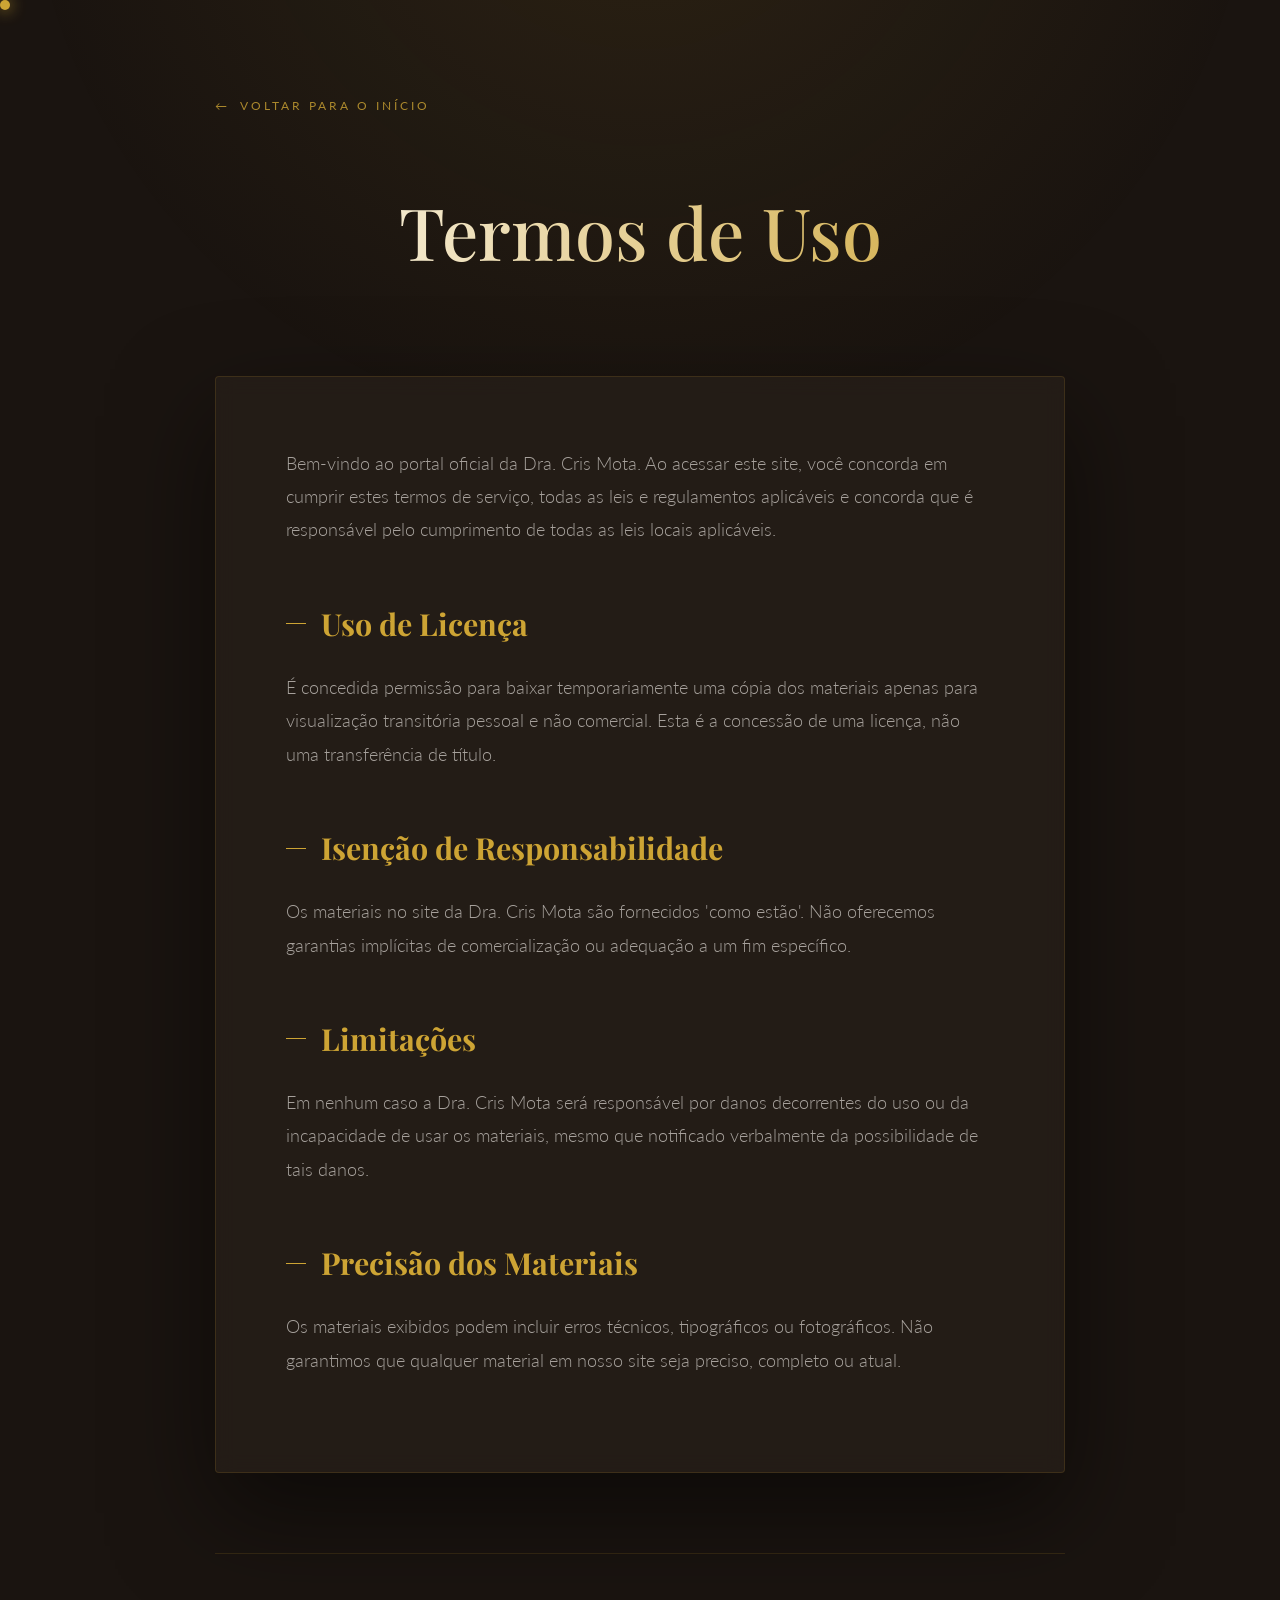
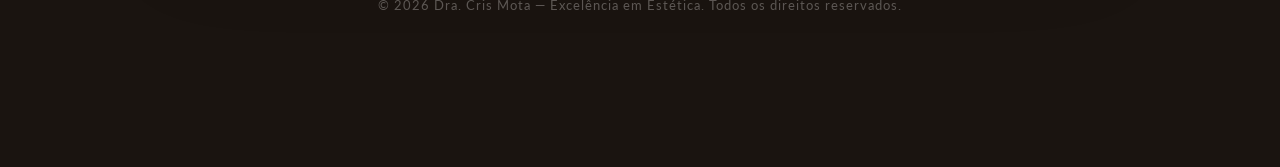
<file: termos.html>
<!DOCTYPE html>
<html lang="pt-br">
<head>
    <meta charset="UTF-8">
    <meta name="viewport" content="width=device-width, initial-scale=1.0, maximum-scale=1.0, user-scalable=no">
    <title>Termos de Uso | Dra. Cris Mota</title>
    
    <link rel="preconnect" href="https://fonts.googleapis.com">
    <link rel="preconnect" href="https://fonts.gstatic.com" crossorigin>
    <link href="https://fonts.googleapis.com/css2?family=Lato:wght@300;400&family=Playfair+Display:ital,wght@0,400;0,600;1,400&display=swap" rel="stylesheet">

    <style>
        :root {
            /* --- NOVA PALETA REBRANDING: MARROM & GOLD --- */
            --gold-primary: #cda434;
            --gold-soft: #aa8928;
            --black-bg: #1a1410; /* Marrom Tabaco Profundo */
            --black-card: rgba(38, 30, 24, 0.8); /* Marrom Superfície */
            --white: #fdfaf5; /* Creme / Off-white */
            --text-muted: rgba(253, 250, 245, 0.6);
            --line-color: rgba(205, 164, 52, 0.15);
            --font-heading: 'Playfair Display', serif;
            --font-body: 'Lato', sans-serif;
            --transition: all 0.5s cubic-bezier(0.2, 1, 0.3, 1);
        }

        /* Reset & Base */
        * {
            margin: 0;
            padding: 0;
            box-sizing: border-box;
            -webkit-font-smoothing: antialiased;
        }

        body {
            background-color: var(--black-bg);
            color: var(--white);
            font-family: var(--font-body);
            line-height: 1.8;
            overflow-x: hidden;
        }

        /* Background Glossy Effect adaptado para tons quentes */
        body::before {
            content: '';
            position: fixed;
            top: 0; left: 0; width: 100%; height: 100%;
            background: radial-gradient(circle at 50% -20%, rgba(205, 164, 52, 0.1) 0%, transparent 50%);
            z-index: -1;
            pointer-events: none;
        }

        /* Layout Container */
        .legal-wrapper {
            width: 100%;
            min-height: 100vh;
            padding: clamp(60px, 10vh, 120px) 5%;
            display: flex;
            flex-direction: column;
            align-items: center;
        }

        .legal-container {
            max-width: 850px;
            width: 100%;
            position: relative;
        }

        /* Back Button */
        .back-home {
            display: inline-flex;
            align-items: center;
            color: var(--gold-primary);
            text-decoration: none;
            text-transform: uppercase;
            letter-spacing: 3px;
            font-size: 0.75rem;
            margin-bottom: 50px;
            transition: var(--transition);
            opacity: 0.8;
        }

        .back-home::before {
            content: '←';
            margin-right: 10px;
            transition: var(--transition);
        }

        .back-home:hover {
            opacity: 1;
            letter-spacing: 4px;
        }

        .back-home:hover::before {
            transform: translateX(-5px);
        }

        /* Typography */
        .legal-header {
            text-align: center;
            margin-bottom: 80px;
        }

        .legal-header h1 {
            font-family: var(--font-heading);
            font-size: clamp(2.5rem, 8vw, 4.5rem);
            font-weight: 500;
            background: linear-gradient(to right, var(--white), var(--gold-primary), var(--white));
            -webkit-background-clip: text;
            -webkit-text-fill-color: transparent;
            background-size: 200% auto;
            animation: shine 4s linear infinite;
        }

        @keyframes shine {
            to { background-position: 200% center; }
        }

        /* Content Card */
        .legal-content {
            background: var(--black-card);
            backdrop-filter: blur(10px);
            -webkit-backdrop-filter: blur(10px);
            padding: clamp(30px, 8vw, 70px);
            border: 1px solid var(--line-color);
            border-radius: 4px;
            box-shadow: 0 40px 100px rgba(0,0,0,0.5);
        }

        .legal-content h2 {
            font-family: var(--font-heading);
            color: var(--gold-primary);
            font-size: clamp(1.4rem, 4vw, 1.9rem);
            margin: 50px 0 20px;
            display: flex;
            align-items: center;
            gap: 15px;
        }

        /* Numero dourado sutil antes do H2 */
        .legal-content h2::before {
            content: '';
            width: 20px;
            height: 1px;
            background: var(--gold-primary);
            display: inline-block;
        }

        .legal-content p, .legal-content li {
            color: var(--text-muted);
            font-size: clamp(1rem, 2.5vw, 1.15rem);
            margin-bottom: 25px;
            font-weight: 300;
        }

        /* Footer */
        .legal-footer {
            margin-top: 80px;
            text-align: center;
            padding-bottom: 60px;
            border-top: 1px solid var(--line-color);
            padding-top: 40px;
            width: 100%;
        }

        .legal-footer p {
            font-size: 0.8rem;
            color: rgba(253, 250, 245, 0.3);
            letter-spacing: 1px;
        }

        /* Cursor Custom (Desktop Only) */
        @media (pointer: fine) {
            .cursor {
                width: 10px; height: 10px; background: var(--gold-primary);
                position: fixed; border-radius: 50%; pointer-events: none; z-index: 9999;
                box-shadow: 0 0 15px var(--gold-primary);
            }
        }

        /* Scrollbar Premium */
        ::-webkit-scrollbar { width: 6px; }
        ::-webkit-scrollbar-track { background: var(--black-bg); }
        ::-webkit-scrollbar-thumb { background: var(--gold-soft); border-radius: 10px; }

        /* Responsividade para Tablets e Celulares */
        @media (max-width: 768px) {
            .legal-header { margin-bottom: 40px; }
            .legal-content { border: none; background: transparent; padding: 0; }
            .back-home { margin-bottom: 30px; }
            .legal-content h2::before { width: 10px; }
        }

        /* Ajustes para navegadores antigos ou sem suporte a clamp */
        @supports not (font-size: clamp(1rem, 1vw, 1rem)) {
            .legal-header h1 { font-size: 3.5rem; }
            .legal-content p { font-size: 1.1rem; }
        }
    </style>
</head>
<body>

    <div class="cursor"></div>

    <div class="legal-wrapper">
        <div class="legal-container">
            
            <a href="index.html" class="back-home">Voltar para o Início</a>
            
            <header class="legal-header">
                <h1>Termos de Uso</h1>
            </header>

            <main class="legal-content">
                <p>Bem-vindo ao portal oficial da Dra. Cris Mota. Ao acessar este site, você concorda em cumprir estes termos de serviço, todas as leis e regulamentos aplicáveis ​​e concorda que é responsável pelo cumprimento de todas as leis locais aplicáveis.</p>

                <h2>Uso de Licença</h2>
                <p>É concedida permissão para baixar temporariamente uma cópia dos materiais apenas para visualização transitória pessoal e não comercial. Esta é a concessão de uma licença, não uma transferência de título.</p>

                <h2>Isenção de Responsabilidade</h2>
                <p>Os materiais no site da Dra. Cris Mota são fornecidos 'como estão'. Não oferecemos garantias implícitas de comercialização ou adequação a um fim específico.</p>

                <h2>Limitações</h2>
                <p>Em nenhum caso a Dra. Cris Mota será responsável por danos decorrentes do uso ou da incapacidade de usar os materiais, mesmo que notificado verbalmente da possibilidade de tais danos.</p>

                <h2>Precisão dos Materiais</h2>
                <p>Os materiais exibidos podem incluir erros técnicos, tipográficos ou fotográficos. Não garantimos que qualquer material em nosso site seja preciso, completo ou atual.</p>
            </main>

            <footer class="legal-footer">
                <p>&copy; 2026 Dra. Cris Mota — Excelência em Estética. Todos os direitos reservados.</p>
            </footer>
        </div>
    </div>

    <script>
        document.addEventListener('mousemove', e => {
            const cursor = document.querySelector('.cursor');
            if(cursor) {
                cursor.style.left = e.clientX + 'px';
                cursor.style.top = e.clientY + 'px';
            }
        });
    </script>
</body>
</html>
</file>
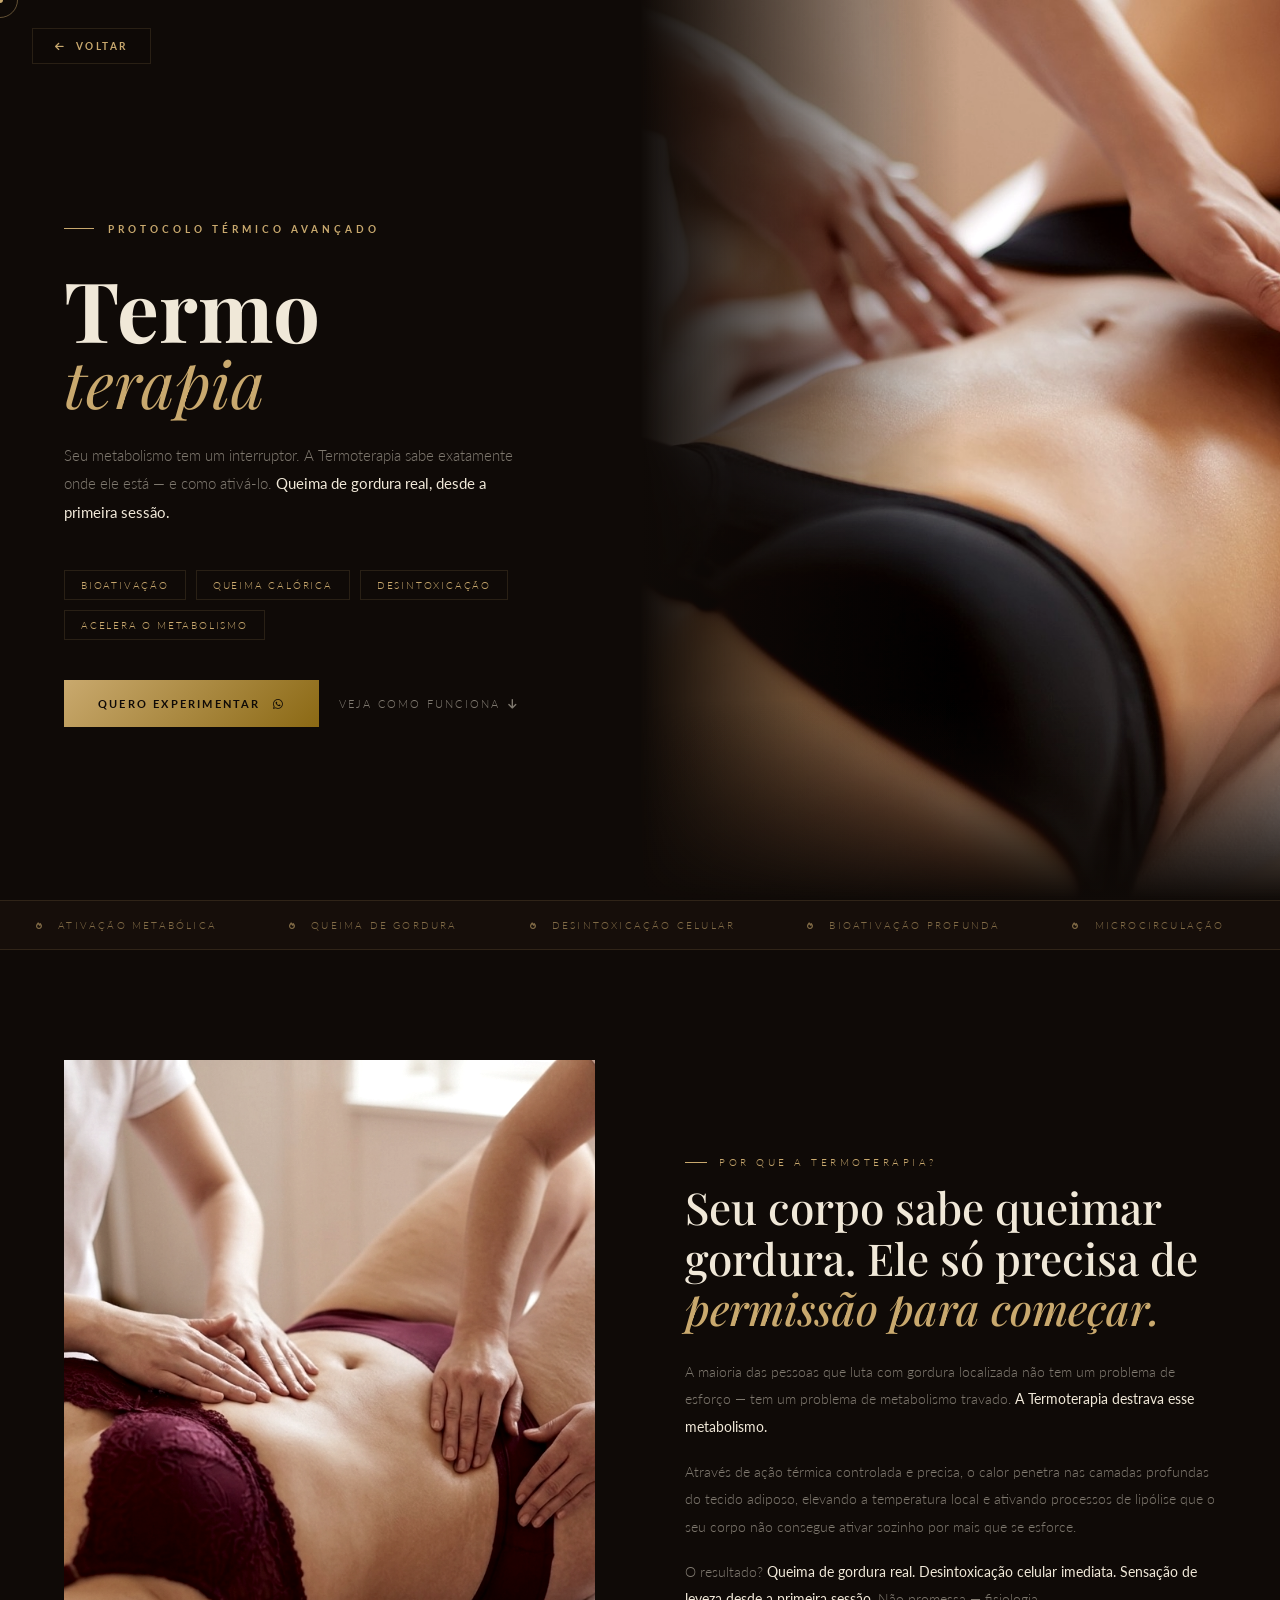
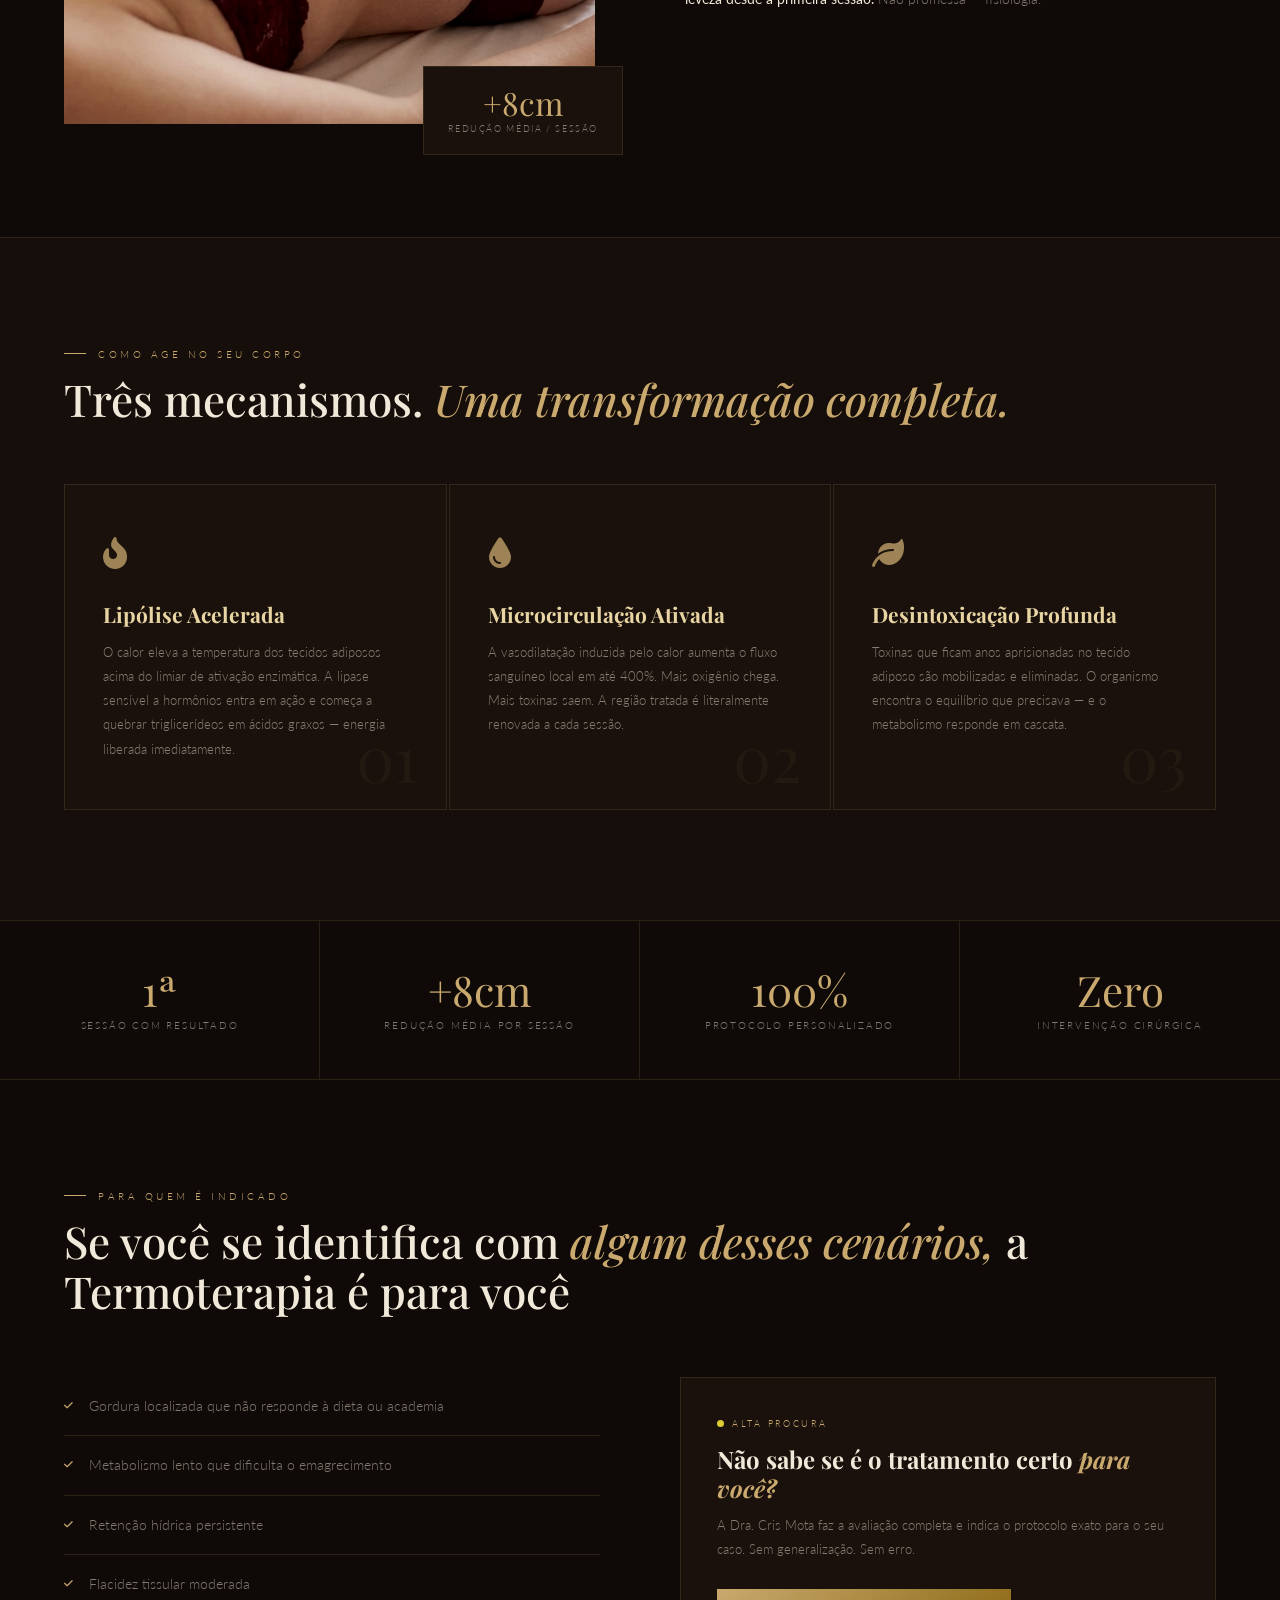
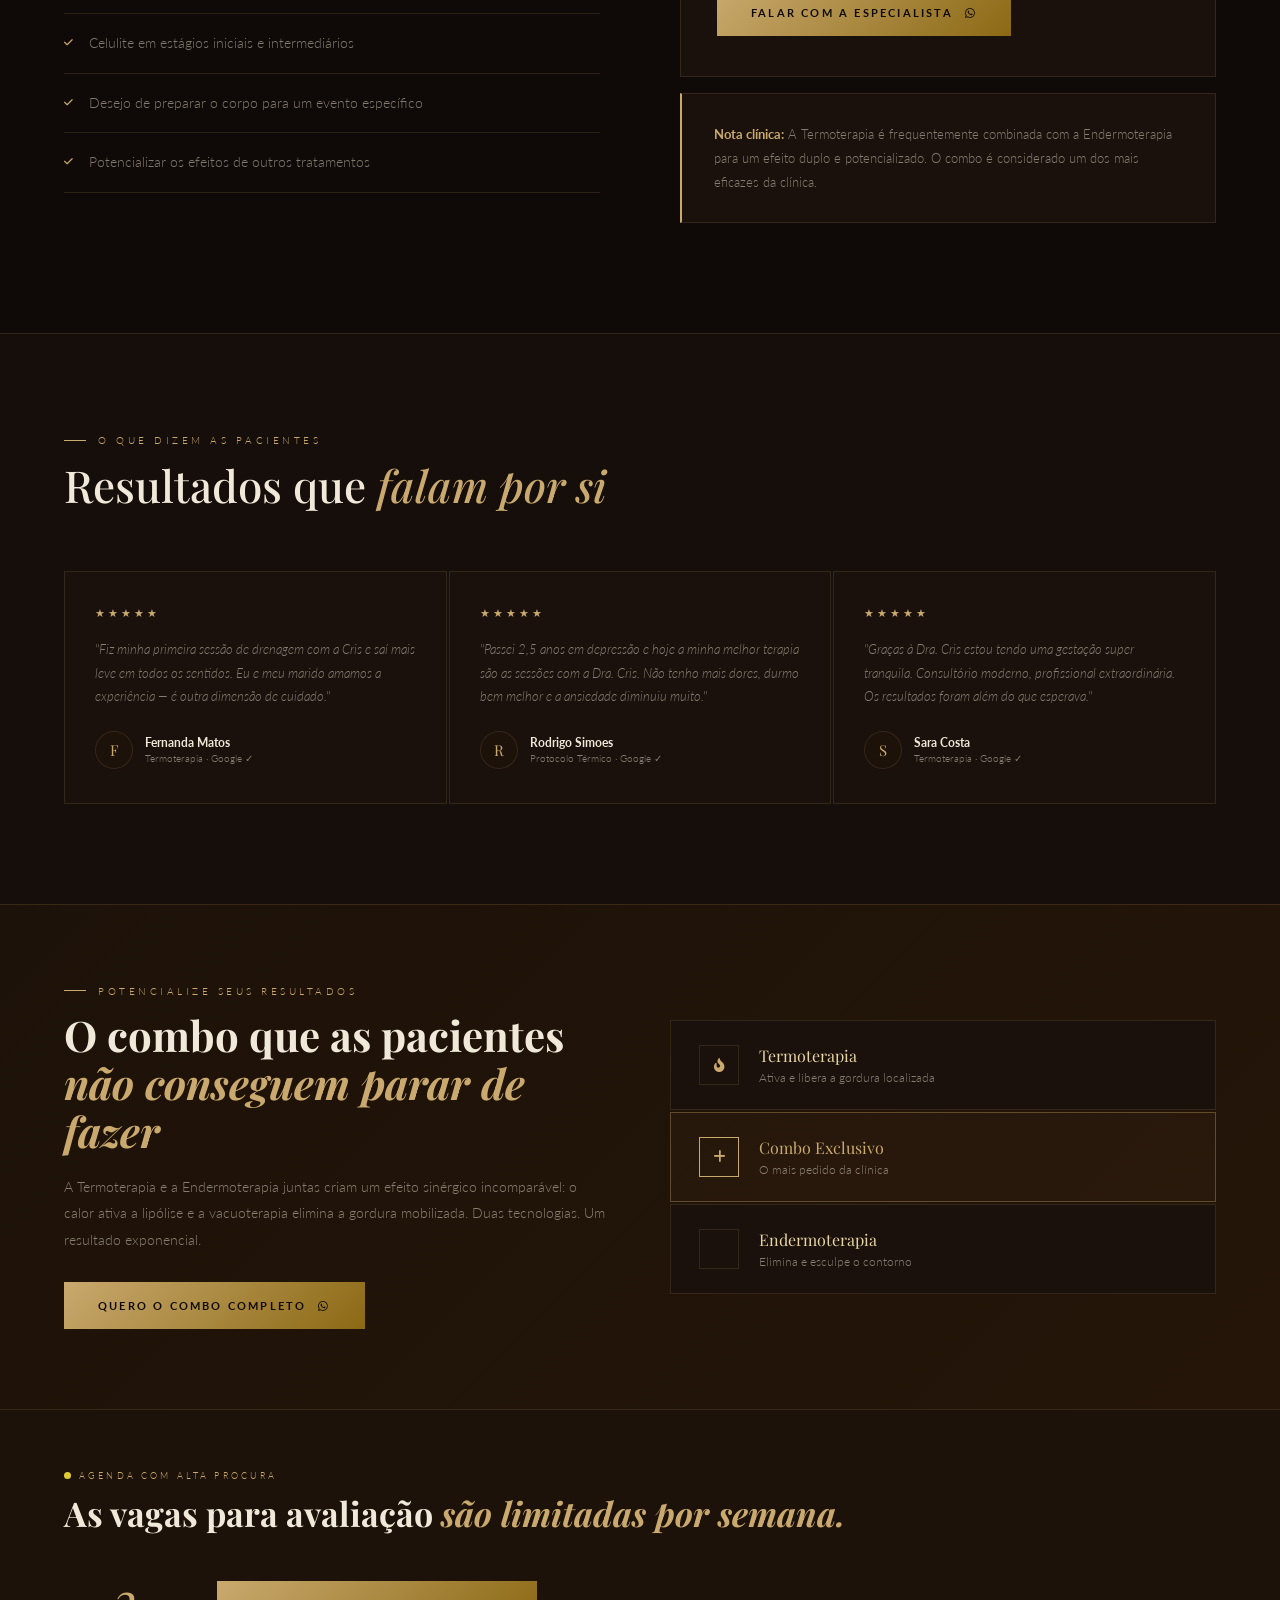
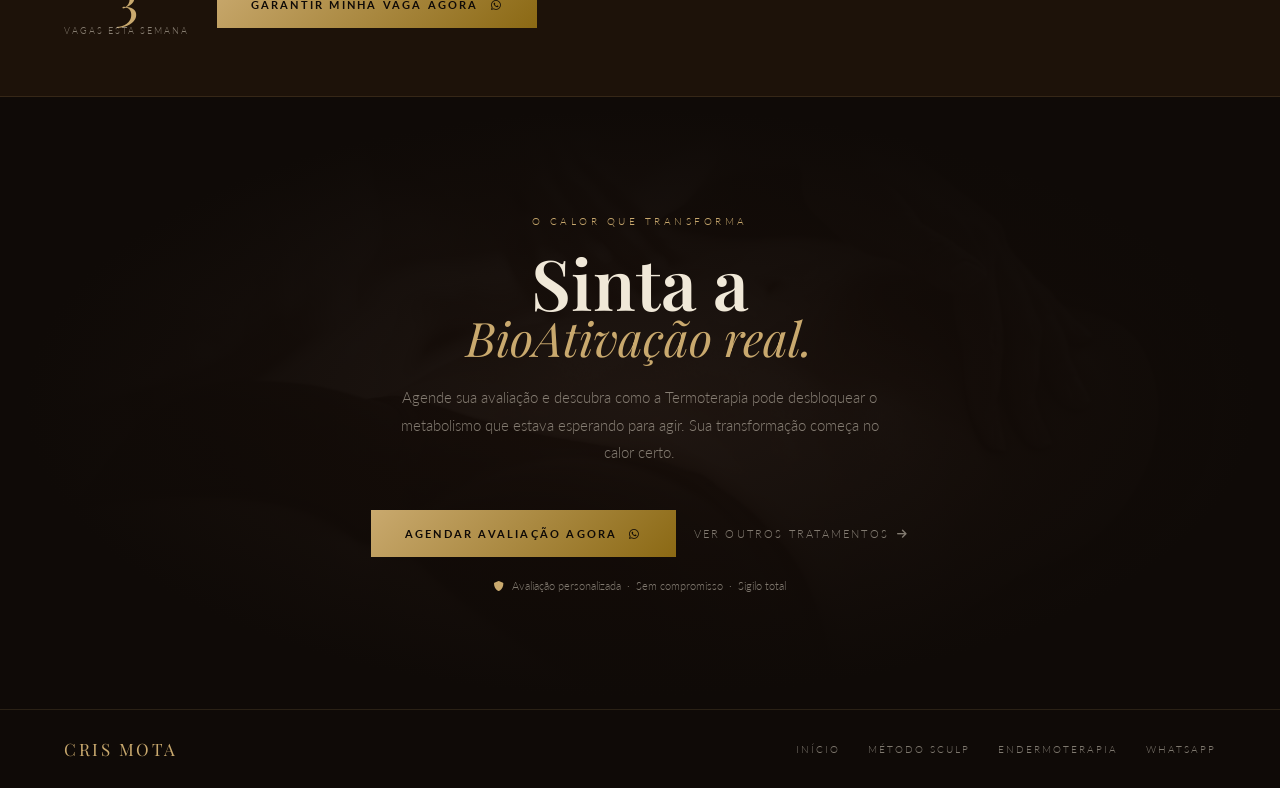
<file: termoterapia.html>
<!DOCTYPE html>
<html lang="pt-br">
<head>
<meta charset="UTF-8">
<meta name="viewport" content="width=device-width, initial-scale=1.0, maximum-scale=1.0, user-scalable=no">
<title>Termoterapia | Cris Mota</title>
<link rel="stylesheet" href="https://cdnjs.cloudflare.com/ajax/libs/font-awesome/6.0.0/css/all.min.css">
<link href="https://fonts.googleapis.com/css2?family=Lato:ital,wght@0,300;0,400;0,700;1,300&family=Playfair+Display:ital,wght@0,400;0,500;0,600;0,700;1,400;1,500&display=swap" rel="stylesheet">
<style>
:root{--gold:#c9a96e;--gold-light:#e8d5a3;--gold-dark:#8b6914;--bg:#0f0a07;--bg2:#160e0a;--bg3:#1d1209;--bgc:#1a110c;--text:#f0e8d8;--muted:rgba(240,232,216,.5);--border:rgba(201,169,110,.14);--bh:rgba(201,169,110,.35);--heat:rgba(200,90,40,.08)}
*,*::before,*::after{margin:0;padding:0;box-sizing:border-box}html{scroll-behavior:smooth}
body{background:var(--bg);color:var(--text);font-family:'Lato',sans-serif;font-weight:300;overflow-x:hidden;cursor:none}
.cur-d{position:fixed;width:6px;height:6px;background:var(--gold);border-radius:50%;pointer-events:none;z-index:9999;transform:translate(-50%,-50%)}
.cur-r{position:fixed;width:36px;height:36px;border:1px solid rgba(201,169,110,.45);border-radius:50%;pointer-events:none;z-index:9998;transform:translate(-50%,-50%);transition:width .3s,height .3s,border-color .3s}
body:has(a:hover) .cur-r{width:56px;height:56px;border-color:rgba(201,169,110,.7)}
#prog{position:fixed;top:0;left:0;height:2px;background:linear-gradient(90deg,var(--gold-dark),var(--gold),var(--gold-light));z-index:9997;width:0;transition:width .08s}
.back-nav{position:fixed;top:28px;left:32px;z-index:990}
.back-btn{display:inline-flex;align-items:center;gap:9px;color:var(--gold);text-decoration:none;font-size:10px;letter-spacing:.25em;text-transform:uppercase;font-weight:700;background:rgba(15,10,7,.88);padding:11px 22px;border:1px solid var(--border);backdrop-filter:blur(20px);transition:all .3s}
.back-btn:hover{border-color:var(--bh);color:var(--gold-light)}

/* HERO — full viewport split */
.hero{min-height:100vh;display:grid;grid-template-columns:1fr 1fr;position:relative;overflow:hidden}
.hero-l{display:flex;flex-direction:column;justify-content:center;padding:130px 64px 80px;position:relative;z-index:2}
.hero-r{position:relative;overflow:hidden}
.hero-img{width:100%;height:100%;object-fit:cover;filter:saturate(.75) contrast(1.08);animation:zoomIn 2s ease forwards}
@keyframes zoomIn{from{transform:scale(1.07)}to{transform:scale(1)}}
.hero-r::before{content:'';position:absolute;inset:0;background:linear-gradient(90deg,var(--bg) 0%,transparent 50%);z-index:1}
.hero-r::after{content:'';position:absolute;bottom:0;left:0;right:0;height:200px;background:linear-gradient(0,var(--bg),transparent);z-index:1}

/* Heat wave rings */
.heat-rings{position:absolute;right:5%;top:50%;transform:translateY(-50%);z-index:0;pointer-events:none}
.hr{position:absolute;border-radius:50%;border:1px solid rgba(201,169,110,.07);animation:hrExpand 3.5s ease-out infinite}
.hr:nth-child(1){width:160px;height:160px;top:-80px;left:-80px;animation-delay:0s}
.hr:nth-child(2){width:320px;height:320px;top:-160px;left:-160px;animation-delay:.9s}
.hr:nth-child(3){width:500px;height:500px;top:-250px;left:-250px;animation-delay:1.8s}
.hr:nth-child(4){width:700px;height:700px;top:-350px;left:-350px;animation-delay:2.7s}
@keyframes hrExpand{0%{opacity:.7;transform:scale(.85)}100%{opacity:0;transform:scale(1.1)}}

.eyebrow{display:flex;align-items:center;gap:14px;margin-bottom:36px;animation:su .8s .2s both}
.eyebrow-bar{width:30px;height:1px;background:var(--gold)}
.eyebrow-txt{font-size:10px;letter-spacing:.4em;text-transform:uppercase;color:var(--gold);font-weight:700}
.h1{font-family:'Playfair Display',serif;font-size:clamp(52px,6.5vw,88px);font-weight:700;line-height:.92;animation:su .9s .4s both}
.h1-italic{display:block;font-style:italic;font-weight:400;color:var(--gold);font-size:.78em;margin-top:6px}
.hero-sub{font-size:15px;line-height:1.9;color:var(--muted);max-width:460px;margin:28px 0 44px;animation:su .9s .6s both}
.hero-sub strong{color:var(--text);font-weight:400}
.hero-tags{display:flex;flex-wrap:wrap;gap:10px;margin-bottom:40px;animation:su .9s .8s both}
.htag{border:1px solid var(--border);padding:8px 16px;font-size:10px;letter-spacing:.18em;text-transform:uppercase;color:var(--gold)}
.cta-row{display:flex;align-items:center;gap:20px;flex-wrap:wrap;animation:su .9s 1s both}
.btn-g{display:inline-flex;align-items:center;gap:12px;background:linear-gradient(135deg,#c9a96e,#8b6914);color:#0f0a07;font-size:11px;font-weight:700;letter-spacing:.2em;text-transform:uppercase;padding:17px 34px;text-decoration:none;transition:all .35s;position:relative;overflow:hidden}
.btn-g::after{content:'';position:absolute;inset:0;background:linear-gradient(135deg,#e8d5a3,#c9a96e);opacity:0;transition:opacity .3s}
.btn-g:hover::after{opacity:1}
.btn-g:hover{transform:translateY(-2px);box-shadow:0 14px 44px rgba(201,169,110,.32)}
.btn-g span,.btn-g i{position:relative;z-index:1}
.btn-txt{font-size:11px;letter-spacing:.2em;text-transform:uppercase;color:var(--muted);text-decoration:none;display:flex;align-items:center;gap:8px;transition:color .3s}
.btn-txt:hover{color:var(--gold)}
@keyframes su{from{opacity:0;transform:translateY(24px)}to{opacity:1;transform:translateY(0)}}

/* MARQUEE */
.mq{border-top:1px solid var(--border);border-bottom:1px solid var(--border);overflow:hidden;padding:18px 0;background:var(--bg2)}
.mq-track{display:flex;width:max-content;animation:mq 22s linear infinite}
.mq-item{display:flex;align-items:center;gap:14px;padding:0 36px;white-space:nowrap;font-size:10px;letter-spacing:.22em;text-transform:uppercase;color:var(--gold);opacity:.6}
.mq-item i{font-size:7px}
@keyframes mq{to{transform:translateX(-50%)}}

/* PROBLEM SECTION */
.problem{padding:110px 64px;max-width:1280px;margin:0 auto;display:grid;grid-template-columns:1fr 1fr;gap:90px;align-items:center}
.p-vis{position:relative}
.p-img{width:100%;aspect-ratio:4/5;object-fit:cover;filter:saturate(.65) contrast(1.1)}
.p-badge{position:absolute;bottom:-28px;right:-28px;background:var(--bgc);border:1px solid var(--border);padding:20px 24px;text-align:center}
.p-badge-n{font-family:'Playfair Display',serif;font-size:32px;color:var(--gold);line-height:1}
.p-badge-l{font-size:9px;letter-spacing:.18em;text-transform:uppercase;color:var(--muted);margin-top:4px}
.p-txt{}
.over{font-size:10px;letter-spacing:.35em;text-transform:uppercase;color:var(--gold);margin-bottom:14px;display:flex;align-items:center;gap:12px}
.over::before{content:'';width:22px;height:1px;background:var(--gold)}
.sec-h{font-family:'Playfair Display',serif;font-size:clamp(26px,3.5vw,44px);font-weight:500;line-height:1.15;margin-bottom:24px}
.sec-h em{font-style:italic;color:var(--gold)}
.sec-p{font-size:14px;line-height:1.95;color:var(--muted);margin-bottom:18px}
.sec-p strong{color:var(--text);font-weight:400}

/* MECHANISM SECTION */
.mech{background:var(--bg2);padding:110px 64px;border-top:1px solid var(--border)}
.mech-in{max-width:1280px;margin:0 auto}
.mech-hdr{margin-bottom:60px}
.mech-grid{display:grid;grid-template-columns:repeat(3,1fr);gap:2px}
.mc{background:var(--bgc);border:1px solid var(--border);padding:48px 38px;position:relative;overflow:hidden;transition:all .5s cubic-bezier(.25,.46,.45,.94)}
.mc::before{content:'';position:absolute;top:0;left:0;right:0;height:2px;background:linear-gradient(90deg,transparent,var(--gold),transparent);opacity:0;transition:opacity .4s}
.mc::after{content:'';position:absolute;inset:0;background:radial-gradient(ellipse at top left,var(--heat) 0%,transparent 60%);opacity:0;transition:opacity .5s}
.mc:hover{transform:translateY(-8px);border-color:var(--bh);box-shadow:0 40px 90px rgba(0,0,0,.5)}
.mc:hover::before,.mc:hover::after{opacity:1}
.mc-ico{font-size:32px;color:var(--gold);margin-bottom:28px;opacity:.75;transition:opacity .4s}
.mc:hover .mc-ico{opacity:1}
.mc-t{font-family:'Playfair Display',serif;font-size:21px;margin-bottom:12px;color:var(--gold-light)}
.mc-p{font-size:13px;line-height:1.85;color:var(--muted)}
.mc-num{position:absolute;bottom:20px;right:28px;font-family:'Playfair Display',serif;font-size:64px;color:rgba(201,169,110,.05);line-height:1;transition:color .5s}
.mc:hover .mc-num{color:rgba(201,169,110,.12)}

/* RESULTS STRIP */
.rstrip{display:grid;grid-template-columns:repeat(4,1fr);border-top:1px solid var(--border);border-bottom:1px solid var(--border)}
.rs-item{padding:48px 36px;text-align:center;border-right:1px solid var(--border);position:relative;overflow:hidden;transition:background .4s}
.rs-item:last-child{border-right:none}
.rs-item:hover{background:var(--bg2)}
.rs-n{font-family:'Playfair Display',serif;font-size:42px;color:var(--gold);line-height:1;margin-bottom:8px}
.rs-l{font-size:10px;letter-spacing:.18em;text-transform:uppercase;color:var(--muted)}

/* INDICATIONS */
.ind{padding:110px 64px;max-width:1280px;margin:0 auto}
.ind-grid{display:grid;grid-template-columns:1fr 1fr;gap:80px;margin-top:60px;align-items:start}
.ind-list{list-style:none;display:flex;flex-direction:column;gap:0}
.ind-list li{display:flex;gap:16px;align-items:flex-start;padding:18px 0;border-bottom:1px solid var(--border);font-size:14px;line-height:1.6;color:var(--muted);transition:color .3s}
.ind-list li:hover{color:var(--text)}
.ind-list li i{color:var(--gold);font-size:10px;margin-top:5px;flex-shrink:0}
.ind-note{background:var(--bgc);border:1px solid var(--border);border-left:2px solid var(--gold);padding:28px 32px;margin-top:48px}
.ind-note p{font-size:13px;line-height:1.85;color:var(--muted)}
.ind-note strong{color:var(--gold)}
.ind-cta-card{background:var(--bgc);border:1px solid var(--border);padding:40px 36px}
.ind-cta-tag{font-size:9px;letter-spacing:.3em;text-transform:uppercase;color:var(--gold);margin-bottom:16px;display:flex;align-items:center;gap:8px}
.ind-cta-h{font-family:'Playfair Display',serif;font-size:24px;line-height:1.2;margin-bottom:12px}
.ind-cta-h em{font-style:italic;color:var(--gold)}
.ind-cta-p{font-size:13px;line-height:1.8;color:var(--muted);margin-bottom:28px}
.ind-cta-pulse{width:7px;height:7px;border-radius:50%;background:#dc3;animation:pulse 1.4s ease-in-out infinite}
@keyframes pulse{0%,100%{box-shadow:0 0 0 0 rgba(220,200,60,.4)}50%{box-shadow:0 0 0 8px rgba(220,200,60,0)}}

/* PROOF */
.proof{background:var(--bg2);padding:100px 64px;border-top:1px solid var(--border)}
.proof-in{max-width:1280px;margin:0 auto}
.proof-grid{display:grid;grid-template-columns:repeat(3,1fr);gap:2px;margin-top:60px}
.pc{background:var(--bgc);border:1px solid var(--border);padding:34px 30px;transition:all .4s}
.pc:hover{border-color:var(--bh);transform:translateY(-5px)}
.pc-stars{color:var(--gold);font-size:11px;letter-spacing:3px;margin-bottom:18px}
.pc-t{font-size:13px;line-height:1.82;color:var(--muted);font-style:italic;margin-bottom:22px}
.pc-auth{display:flex;align-items:center;gap:12px}
.pc-av{width:38px;height:38px;border-radius:50%;border:1px solid var(--border);background:var(--bg3);display:flex;align-items:center;justify-content:center;color:var(--gold);font-family:'Playfair Display',serif;font-size:15px;flex-shrink:0}
.pc-name{font-size:12px;font-weight:700;color:var(--text)}
.pc-det{font-size:10px;color:var(--muted);margin-top:2px}

/* COMBO HIGHLIGHT */
.combo{background:linear-gradient(135deg,var(--bg3),#241508);padding:80px 64px;border-top:1px solid var(--border)}
.combo-in{max-width:1280px;margin:0 auto;display:grid;grid-template-columns:1fr 1fr;gap:60px;align-items:center}
.combo-l .over{margin-bottom:14px}
.combo-h{font-family:'Playfair Display',serif;font-size:clamp(26px,3.5vw,42px);line-height:1.15;margin-bottom:18px}
.combo-h em{font-style:italic;color:var(--gold)}
.combo-p{font-size:14px;line-height:1.9;color:var(--muted);margin-bottom:28px}
.combo-r{display:flex;flex-direction:column;gap:2px}
.combo-card{background:var(--bgc);border:1px solid var(--border);padding:24px 28px;display:flex;align-items:center;gap:20px;transition:all .4s}
.combo-card:hover{border-color:var(--bh);background:rgba(201,169,110,.04)}
.combo-card-ico{width:40px;height:40px;border:1px solid var(--border);display:flex;align-items:center;justify-content:center;flex-shrink:0;transition:all .4s}
.combo-card:hover .combo-card-ico{border-color:var(--gold)}
.combo-card-ico i{color:var(--gold);font-size:14px}
.combo-card-t{font-family:'Playfair Display',serif;font-size:16px;color:var(--gold-light);margin-bottom:4px}
.combo-card-p{font-size:12px;color:var(--muted)}

/* URGENCY */
.urg{background:var(--bg3);padding:60px 64px;border-top:1px solid var(--border);border-bottom:1px solid var(--border)}
.urg-in{max-width:1280px;margin:0 auto;display:flex;align-items:center;justify-content:space-between;gap:40px;flex-wrap:wrap}
.urg-tag{font-size:9px;letter-spacing:.35em;text-transform:uppercase;color:var(--gold);margin-bottom:12px;display:flex;align-items:center;gap:8px}
.urg-pulse{width:7px;height:7px;border-radius:50%;background:#dc3;animation:pulse 1.4s ease-in-out infinite}
.urg-h{font-family:'Playfair Display',serif;font-size:clamp(22px,3vw,34px);line-height:1.2}
.urg-h em{font-style:italic;color:var(--gold)}
.urg-slots-n{font-family:'Playfair Display',serif;font-size:52px;color:var(--gold);line-height:1;text-align:center}
.urg-slots-l{font-size:9px;letter-spacing:.22em;text-transform:uppercase;color:var(--muted);text-align:center}

/* CTA FINAL */
.cta-fin{min-height:68vh;display:flex;align-items:center;justify-content:center;position:relative;overflow:hidden;padding:80px 64px}
.cta-bg{position:absolute;inset:0;background:url('img/termo.jpg') center/cover no-repeat;opacity:.05;filter:saturate(.2)}
.cta-ov{position:absolute;inset:0;background:radial-gradient(ellipse at center,rgba(200,90,40,.04) 0%,var(--bg) 68%)}
.cta-c{position:relative;z-index:2;text-align:center;max-width:660px}
.cta-ey{font-size:10px;letter-spacing:.35em;text-transform:uppercase;color:var(--gold);margin-bottom:22px;display:block}
.cta-h{font-family:'Playfair Display',serif;font-size:clamp(36px,5.5vw,70px);font-weight:600;line-height:.95;margin-bottom:8px}
.cta-hi{display:block;font-style:italic;font-weight:400;color:var(--gold);font-size:.68em}
.cta-sub{font-size:15px;line-height:1.82;color:var(--muted);max-width:500px;margin:24px auto 44px}
.cta-grp{display:flex;align-items:center;justify-content:center;gap:18px;flex-wrap:wrap}
.cta-note{font-size:11px;color:var(--muted);margin-top:22px;display:flex;align-items:center;justify-content:center;gap:8px}
.cta-note i{color:var(--gold);font-size:10px}

/* FOOTER */
.pf{border-top:1px solid var(--border);padding:28px 64px;display:flex;align-items:center;justify-content:space-between}
.pf-logo{font-family:'Playfair Display',serif;font-size:17px;color:var(--gold);letter-spacing:.15em}
.pf-nav{display:flex;gap:28px}
.pf-nav a{font-size:10px;letter-spacing:.2em;text-transform:uppercase;color:var(--muted);text-decoration:none;transition:color .3s}
.pf-nav a:hover{color:var(--gold)}

/* REVEAL */
.rv{opacity:0;transform:translateY(36px);transition:opacity .9s cubic-bezier(.25,.46,.45,.94),transform .9s cubic-bezier(.25,.46,.45,.94)}
.rv.on{opacity:1;transform:none}
.rl{opacity:0;transform:translateX(-44px);transition:opacity .9s ease,transform .9s ease}
.rl.on{opacity:1;transform:none}
.rr{opacity:0;transform:translateX(44px);transition:opacity .9s ease,transform .9s ease}
.rr.on{opacity:1;transform:none}
.d1{transition-delay:.1s}.d2{transition-delay:.2s}.d3{transition-delay:.3s}.d4{transition-delay:.4s}

/* RESPONSIVE — TABLET */
@media(max-width:960px){
  .hero{grid-template-columns:1fr}
  .hero-r{height:60vw}
  .hero-l{padding:110px 28px 60px}
  .problem{grid-template-columns:1fr;padding:80px 28px;gap:50px}
  .p-badge{display:none}
  .mech{padding:80px 28px}
  .mech-grid{grid-template-columns:1fr}
  .rstrip{grid-template-columns:1fr 1fr}
  .rs-item{border-right:none;border-bottom:1px solid var(--border)}
  .ind{padding:80px 28px}
  .ind-grid{grid-template-columns:1fr}
  .proof{padding:80px 28px}
  .proof-grid{grid-template-columns:1fr}
  .combo{padding:60px 28px}
  .combo-in{grid-template-columns:1fr}
  .urg{padding:48px 28px}
  .urg-in{flex-direction:column;text-align:center;align-items:center}
  .urg-tag{justify-content:center}
  .cta-fin{padding:80px 28px}
  .pf{padding:24px 28px;flex-direction:column;gap:16px;text-align:center}
}

/* RESPONSIVE — MOBILE */
@media(max-width:600px){
  /* Cursor invisível em touch */
  .cur-d,.cur-r{display:none}
  body{cursor:auto}

  /* Back nav */
  .back-nav{top:16px;left:16px}
  .back-btn{padding:9px 16px;font-size:9px}

  /* HERO */
  .hero{grid-template-columns:1fr;min-height:auto}
  .hero-r{height:58vw;min-height:230px}
  .heat-rings{display:none}
  .hero-l{padding:80px 20px 44px}
  .h1{font-size:clamp(40px,13vw,64px);line-height:.93}
  .h1-italic{margin-top:4px}
  .eyebrow{margin-bottom:22px}
  .eyebrow-txt{font-size:9px;letter-spacing:.25em}
  .hero-sub{font-size:14px;line-height:1.75;margin:18px 0 28px;max-width:100%}
  .hero-tags{gap:8px;margin-bottom:28px}
  .htag{padding:7px 12px;font-size:9px;letter-spacing:.13em}
  .cta-row{flex-direction:column;align-items:stretch;gap:12px}
  .btn-g{justify-content:center;padding:15px 24px;font-size:10px;letter-spacing:.15em}
  .btn-txt{justify-content:center}

  /* MARQUEE */
  .mq{padding:14px 0}
  .mq-item{padding:0 20px;font-size:9px}

  /* PROBLEM / STORY */
  .problem{grid-template-columns:1fr;padding:52px 20px;gap:32px}
  .p-badge{display:none}
  .p-img{aspect-ratio:4/3}
  .sec-h{font-size:clamp(22px,7vw,34px)}
  .sec-p{font-size:13px}

  /* MECHANISMS */
  .mech{padding:52px 20px}
  .mech-hdr .sec-h{font-size:clamp(22px,7vw,34px)}
  .mech-grid{grid-template-columns:1fr;gap:2px}
  .mc{padding:36px 28px}
  .mc-ico{font-size:26px;margin-bottom:20px}
  .mc-t{font-size:18px}
  .mc-p{font-size:13px}

  /* RESULTS STRIP */
  .rstrip{grid-template-columns:1fr 1fr}
  .rs-item{border-right:none;border-bottom:1px solid var(--border);padding:30px 18px}
  .rs-n{font-size:34px}
  .rs-l{font-size:9px}

  /* INDICATIONS */
  .ind{padding:52px 20px}
  .ind-grid{grid-template-columns:1fr;gap:36px}
  .ind-list li{font-size:13px;gap:12px;padding:15px 0}
  .ind-cta-card{padding:32px 28px}
  .ind-cta-h{font-size:20px}
  .ind-cta-p{font-size:12px}
  .ind-cta-card .btn-g{width:100%;justify-content:center}
  .ind-note{padding:22px 24px;margin-top:12px}
  .ind-note p{font-size:12px}

  /* PROOF */
  .proof{padding:52px 20px}
  .proof-grid{grid-template-columns:1fr;gap:2px}
  .pc{padding:28px 22px}
  .pc-t{font-size:12px}

  /* COMBO */
  .combo{padding:48px 20px}
  .combo-in{grid-template-columns:1fr;gap:32px}
  .combo-h{font-size:clamp(22px,7vw,34px)}
  .combo-p{font-size:13px}
  .combo-card{padding:20px 22px;gap:14px}
  .combo-card-t{font-size:14px}
  .combo-card-p{font-size:11px}

  /* URGENCY */
  .urg{padding:40px 20px}
  .urg-in{flex-direction:column;text-align:center;gap:28px;align-items:center}
  .urg-tag{justify-content:center}
  .urg-h{font-size:clamp(20px,6vw,28px)}
  .urg-slots-n{font-size:44px}
  .urg-in > div:last-child{flex-direction:column;align-items:center;width:100%}
  .urg-in .btn-g{width:100%;justify-content:center}

  /* CTA FINAL */
  .cta-fin{min-height:auto;padding:64px 20px}
  .cta-h{font-size:clamp(32px,10vw,54px)}
  .cta-sub{font-size:14px}
  .cta-grp{flex-direction:column;align-items:stretch;gap:12px}
  .cta-grp .btn-g{justify-content:center}
  .cta-grp .btn-txt{justify-content:center}
  .cta-note{flex-wrap:wrap;text-align:center;gap:6px;font-size:10px}

  /* FOOTER */
  .pf{padding:20px;flex-direction:column;gap:14px;text-align:center}
  .pf-nav{flex-wrap:wrap;justify-content:center;gap:12px 18px}
  .pf-nav a{font-size:9px}
  .pf-logo{font-size:15px}
}
</style>
</head>
<body>
<div class="cur-d" id="cd"></div>
<div class="cur-r" id="cr"></div>
<div id="prog"></div>

<nav class="back-nav">
  <a href="index.html" class="back-btn"><i class="fas fa-arrow-left"></i> Voltar</a>
</nav>

<!-- HERO -->
<section class="hero">
  <div class="heat-rings">
    <div class="hr"></div><div class="hr"></div><div class="hr"></div><div class="hr"></div>
  </div>
  <div class="hero-l">
    <div class="eyebrow"><div class="eyebrow-bar"></div><span class="eyebrow-txt">Protocolo Térmico Avançado</span></div>
    <h1 class="h1">Termo<span class="h1-italic">terapia</span></h1>
    <p class="hero-sub">Seu metabolismo tem um interruptor. A Termoterapia sabe exatamente onde ele está — e como ativá-lo. <strong>Queima de gordura real, desde a primeira sessão.</strong></p>
    <div class="hero-tags">
      <span class="htag">BioAtivação</span>
      <span class="htag">Queima Calórica</span>
      <span class="htag">Desintoxicação</span>
      <span class="htag">Acelera o Metabolismo</span>
    </div>
    <div class="cta-row">
      <a href="https://wa.me/5511942305469?text=Olá%20Dra.%20Cris!%20Quero%20saber%20mais%20sobre%20a%20Termoterapia!" class="btn-g" target="_blank"><span>Quero experimentar</span><i class="fab fa-whatsapp"></i></a>
      <a href="#mecanismos" class="btn-txt">Veja como funciona <i class="fas fa-arrow-down"></i></a>
    </div>
  </div>
  <div class="hero-r">
    <img src="img/termo.jpg" alt="Termoterapia" class="hero-img">
  </div>
</section>

<!-- MARQUEE -->
<div class="mq">
  <div class="mq-track">
    <span class="mq-item"><i class="fas fa-fire"></i>Ativação Metabólica</span><span class="mq-item"><i class="fas fa-fire"></i>Queima de Gordura</span><span class="mq-item"><i class="fas fa-fire"></i>Desintoxicação Celular</span><span class="mq-item"><i class="fas fa-fire"></i>BioAtivação Profunda</span><span class="mq-item"><i class="fas fa-fire"></i>Microcirculação</span><span class="mq-item"><i class="fas fa-fire"></i>Resultado na 1ª Sessão</span><span class="mq-item"><i class="fas fa-fire"></i>Ativação Metabólica</span><span class="mq-item"><i class="fas fa-fire"></i>Queima de Gordura</span><span class="mq-item"><i class="fas fa-fire"></i>Desintoxicação Celular</span><span class="mq-item"><i class="fas fa-fire"></i>BioAtivação Profunda</span><span class="mq-item"><i class="fas fa-fire"></i>Microcirculação</span><span class="mq-item"><i class="fas fa-fire"></i>Resultado na 1ª Sessão</span>
  </div>
</div>

<!-- PROBLEM / STORY -->
<section class="problem" id="historia">
  <div class="p-vis rl">
    <img src="img/foto.png" alt="Termoterapia" class="p-img">
    <div class="p-badge"><div class="p-badge-n">+8cm</div><div class="p-badge-l">Redução média / sessão</div></div>
  </div>
  <div class="p-txt rr">
    <div class="over">Por que a Termoterapia?</div>
    <h2 class="sec-h">Seu corpo sabe queimar gordura. Ele só precisa de <em>permissão para começar.</em></h2>
    <p class="sec-p">A maioria das pessoas que luta com gordura localizada não tem um problema de esforço — tem um problema de metabolismo travado. <strong>A Termoterapia destrava esse metabolismo.</strong></p>
    <p class="sec-p">Através de ação térmica controlada e precisa, o calor penetra nas camadas profundas do tecido adiposo, elevando a temperatura local e ativando processos de lipólise que o seu corpo não consegue ativar sozinho por mais que se esforce.</p>
    <p class="sec-p">O resultado? <strong>Queima de gordura real. Desintoxicação celular imediata. Sensação de leveza desde a primeira sessão.</strong> Não promessa — fisiologia.</p>
  </div>
</section>

<!-- MECHANISMS -->
<section class="mech" id="mecanismos">
  <div class="mech-in">
    <div class="mech-hdr rv">
      <div class="over">Como age no seu corpo</div>
      <h2 class="sec-h">Três mecanismos. <em>Uma transformação completa.</em></h2>
    </div>
    <div class="mech-grid">
      <div class="mc rv d1">
        <div class="mc-ico"><i class="fas fa-fire-flame-curved"></i></div>
        <h3 class="mc-t">Lipólise Acelerada</h3>
        <p class="mc-p">O calor eleva a temperatura dos tecidos adiposos acima do limiar de ativação enzimática. A lipase sensível a hormônios entra em ação e começa a quebrar triglicerídeos em ácidos graxos — energia liberada imediatamente.</p>
        <div class="mc-num">01</div>
      </div>
      <div class="mc rv d2">
        <div class="mc-ico"><i class="fas fa-droplet"></i></div>
        <h3 class="mc-t">Microcirculação Ativada</h3>
        <p class="mc-p">A vasodilatação induzida pelo calor aumenta o fluxo sanguíneo local em até 400%. Mais oxigênio chega. Mais toxinas saem. A região tratada é literalmente renovada a cada sessão.</p>
        <div class="mc-num">02</div>
      </div>
      <div class="mc rv d3">
        <div class="mc-ico"><i class="fas fa-leaf"></i></div>
        <h3 class="mc-t">Desintoxicação Profunda</h3>
        <p class="mc-p">Toxinas que ficam anos aprisionadas no tecido adiposo são mobilizadas e eliminadas. O organismo encontra o equilíbrio que precisava — e o metabolismo responde em cascata.</p>
        <div class="mc-num">03</div>
      </div>
    </div>
  </div>
</section>

<!-- RESULTS STRIP -->
<div class="rstrip">
  <div class="rs-item rv"><div class="rs-n">1ª</div><div class="rs-l">Sessão com resultado</div></div>
  <div class="rs-item rv d1"><div class="rs-n">+8cm</div><div class="rs-l">Redução média por sessão</div></div>
  <div class="rs-item rv d2"><div class="rs-n">100%</div><div class="rs-l">Protocolo personalizado</div></div>
  <div class="rs-item rv d3"><div class="rs-n">Zero</div><div class="rs-l">Intervenção cirúrgica</div></div>
</div>

<!-- INDICATIONS -->
<section class="ind">
  <div class="over rv">Para quem é indicado</div>
  <h2 class="sec-h rv">Se você se identifica com <em>algum desses cenários,</em> a Termoterapia é para você</h2>
  <div class="ind-grid">
    <ul class="ind-list rl">
      <li><i class="fas fa-check"></i>Gordura localizada que não responde à dieta ou academia</li>
      <li><i class="fas fa-check"></i>Metabolismo lento que dificulta o emagrecimento</li>
      <li><i class="fas fa-check"></i>Retenção hídrica persistente</li>
      <li><i class="fas fa-check"></i>Flacidez tissular moderada</li>
      <li><i class="fas fa-check"></i>Celulite em estágios iniciais e intermediários</li>
      <li><i class="fas fa-check"></i>Desejo de preparar o corpo para um evento específico</li>
      <li><i class="fas fa-check"></i>Potencializar os efeitos de outros tratamentos</li>
    </ul>
    <div class="rr">
      <div class="ind-cta-card">
        <div class="ind-cta-tag"><div class="ind-cta-pulse"></div>Alta procura</div>
        <h3 class="ind-cta-h">Não sabe se é o tratamento certo <em>para você?</em></h3>
        <p class="ind-cta-p">A Dra. Cris Mota faz a avaliação completa e indica o protocolo exato para o seu caso. Sem generalização. Sem erro.</p>
        <a href="https://wa.me/5511942305469?text=Olá%20Dra.%20Cris!%20Quero%20saber%20se%20a%20Termoterapia%20é%20indicada%20para%20mim!" class="btn-g" target="_blank"><span>Falar com a especialista</span><i class="fab fa-whatsapp"></i></a>
      </div>
      <div class="ind-note" style="margin-top:16px">
        <p><strong>Nota clínica:</strong> A Termoterapia é frequentemente combinada com a Endermoterapia para um efeito duplo e potencializado. O combo é considerado um dos mais eficazes da clínica.</p>
      </div>
    </div>
  </div>
</section>

<!-- PROOF -->
<section class="proof">
  <div class="proof-in">
    <div class="over rv">O que dizem as pacientes</div>
    <h2 class="sec-h rv">Resultados que <em>falam por si</em></h2>
    <div class="proof-grid">
      <div class="pc rv d1"><div class="pc-stars">★★★★★</div><p class="pc-t">"Fiz minha primeira sessão de drenagem com a Cris e saí mais leve em todos os sentidos. Eu e meu marido amamos a experiência — é outra dimensão de cuidado."</p><div class="pc-auth"><div class="pc-av">F</div><div><div class="pc-name">Fernanda Matos</div><div class="pc-det">Termoterapia · Google ✓</div></div></div></div>
      <div class="pc rv d2"><div class="pc-stars">★★★★★</div><p class="pc-t">"Passei 2,5 anos em depressão e hoje a minha melhor terapia são as sessões com a Dra. Cris. Não tenho mais dores, durmo bem melhor e a ansiedade diminuiu muito."</p><div class="pc-auth"><div class="pc-av">R</div><div><div class="pc-name">Rodrigo Simoes</div><div class="pc-det">Protocolo Térmico · Google ✓</div></div></div></div>
      <div class="pc rv d3"><div class="pc-stars">★★★★★</div><p class="pc-t">"Graças à Dra. Cris estou tendo uma gestação super tranquila. Consultório moderno, profissional extraordinária. Os resultados foram além do que esperava."</p><div class="pc-auth"><div class="pc-av">S</div><div><div class="pc-name">Sara Costa</div><div class="pc-det">Termoterapia · Google ✓</div></div></div></div>
    </div>
  </div>
</section>

<!-- COMBO HIGHLIGHT -->
<section class="combo">
  <div class="combo-in">
    <div class="combo-l rv">
      <div class="over">Potencialize seus resultados</div>
      <h2 class="combo-h">O combo que as pacientes <em>não conseguem parar de fazer</em></h2>
      <p class="combo-p">A Termoterapia e a Endermoterapia juntas criam um efeito sinérgico incomparável: o calor ativa a lipólise e a vacuoterapia elimina a gordura mobilizada. Duas tecnologias. Um resultado exponencial.</p>
      <a href="https://wa.me/5511942305469?text=Olá%20Dra.%20Cris!%20Quero%20saber%20mais%20sobre%20o%20combo%20Termoterapia%20%2B%20Endermoterapia!" class="btn-g" target="_blank"><span>Quero o combo completo</span><i class="fab fa-whatsapp"></i></a>
    </div>
    <div class="combo-r rr">
      <div class="combo-card"><div class="combo-card-ico"><i class="fas fa-fire-flame-curved"></i></div><div><div class="combo-card-t">Termoterapia</div><div class="combo-card-p">Ativa e libera a gordura localizada</div></div></div>
      <div class="combo-card" style="background:rgba(201,169,110,.03);border-color:var(--bh)"><div class="combo-card-ico" style="border-color:var(--gold)"><i class="fas fa-plus" style="color:var(--gold)"></i></div><div><div class="combo-card-t" style="color:var(--gold)">Combo Exclusivo</div><div class="combo-card-p">O mais pedido da clínica</div></div></div>
      <div class="combo-card"><div class="combo-card-ico"><i class="fas fa-circle-nodes"></i></div><div><div class="combo-card-t">Endermoterapia</div><div class="combo-card-p">Elimina e esculpe o contorno</div></div></div>
    </div>
  </div>
</section>

<!-- URGENCY -->
<div class="urg">
  <div class="urg-in">
    <div class="rl">
      <div class="urg-tag"><div class="urg-pulse"></div>Agenda com alta procura</div>
      <h2 class="urg-h">As vagas para avaliação <em>são limitadas por semana.</em></h2>
    </div>
    <div class="rr" style="display:flex;align-items:center;gap:28px;flex-wrap:wrap">
      <div><div class="urg-slots-n">3</div><div class="urg-slots-l">Vagas esta semana</div></div>
      <a href="https://wa.me/5511942305469?text=Olá%20Dra.%20Cris!%20Quero%20garantir%20minha%20vaga%20para%20Termoterapia!" class="btn-g" target="_blank"><span>Garantir minha vaga agora</span><i class="fab fa-whatsapp"></i></a>
    </div>
  </div>
</div>

<!-- FINAL CTA -->
<section class="cta-fin">
  <div class="cta-bg"></div>
  <div class="cta-ov"></div>
  <div class="cta-c rv">
    <span class="cta-ey">O calor que transforma</span>
    <h2 class="cta-h">Sinta a<span class="cta-hi">BioAtivação real.</span></h2>
    <p class="cta-sub">Agende sua avaliação e descubra como a Termoterapia pode desbloquear o metabolismo que estava esperando para agir. Sua transformação começa no calor certo.</p>
    <div class="cta-grp">
      <a href="https://wa.me/5511942305469?text=Olá%20Dra.%20Cris!%20Quero%20agendar%20minha%20avaliação%20de%20Termoterapia!" class="btn-g" target="_blank"><span>Agendar avaliação agora</span><i class="fab fa-whatsapp"></i></a>
      <a href="index.html" class="btn-txt">Ver outros tratamentos <i class="fas fa-arrow-right"></i></a>
    </div>
    <p class="cta-note"><i class="fas fa-shield-alt"></i>Avaliação personalizada &nbsp;·&nbsp; Sem compromisso &nbsp;·&nbsp; Sigilo total</p>
  </div>
</section>

<footer class="pf">
  <div class="pf-logo">CRIS MOTA</div>
  <nav class="pf-nav"><a href="index.html">Início</a><a href="sculp.html">Método SCULP</a><a href="endermoterapia.html">Endermoterapia</a><a href="https://wa.me/5511942305469" target="_blank">WhatsApp</a></nav>
</footer>

<script>
const cd=document.getElementById('cd'),cr=document.getElementById('cr');
let mx=0,my=0,rx=0,ry=0;
document.addEventListener('mousemove',e=>{mx=e.clientX;my=e.clientY;cd.style.left=mx+'px';cd.style.top=my+'px'});
(function loop(){rx+=(mx-rx)*.1;ry+=(my-ry)*.1;cr.style.left=rx+'px';cr.style.top=ry+'px';requestAnimationFrame(loop)})();
window.addEventListener('scroll',()=>{const s=document.documentElement;document.getElementById('prog').style.width=(s.scrollTop/(s.scrollHeight-s.clientHeight)*100)+'%'});
const obs=new IntersectionObserver(e=>e.forEach(el=>{if(el.isIntersecting)el.target.classList.add('on')}),{threshold:.07});
document.querySelectorAll('.rv,.rl,.rr').forEach(el=>obs.observe(el));
</script>
</body>
</html>
</file>
